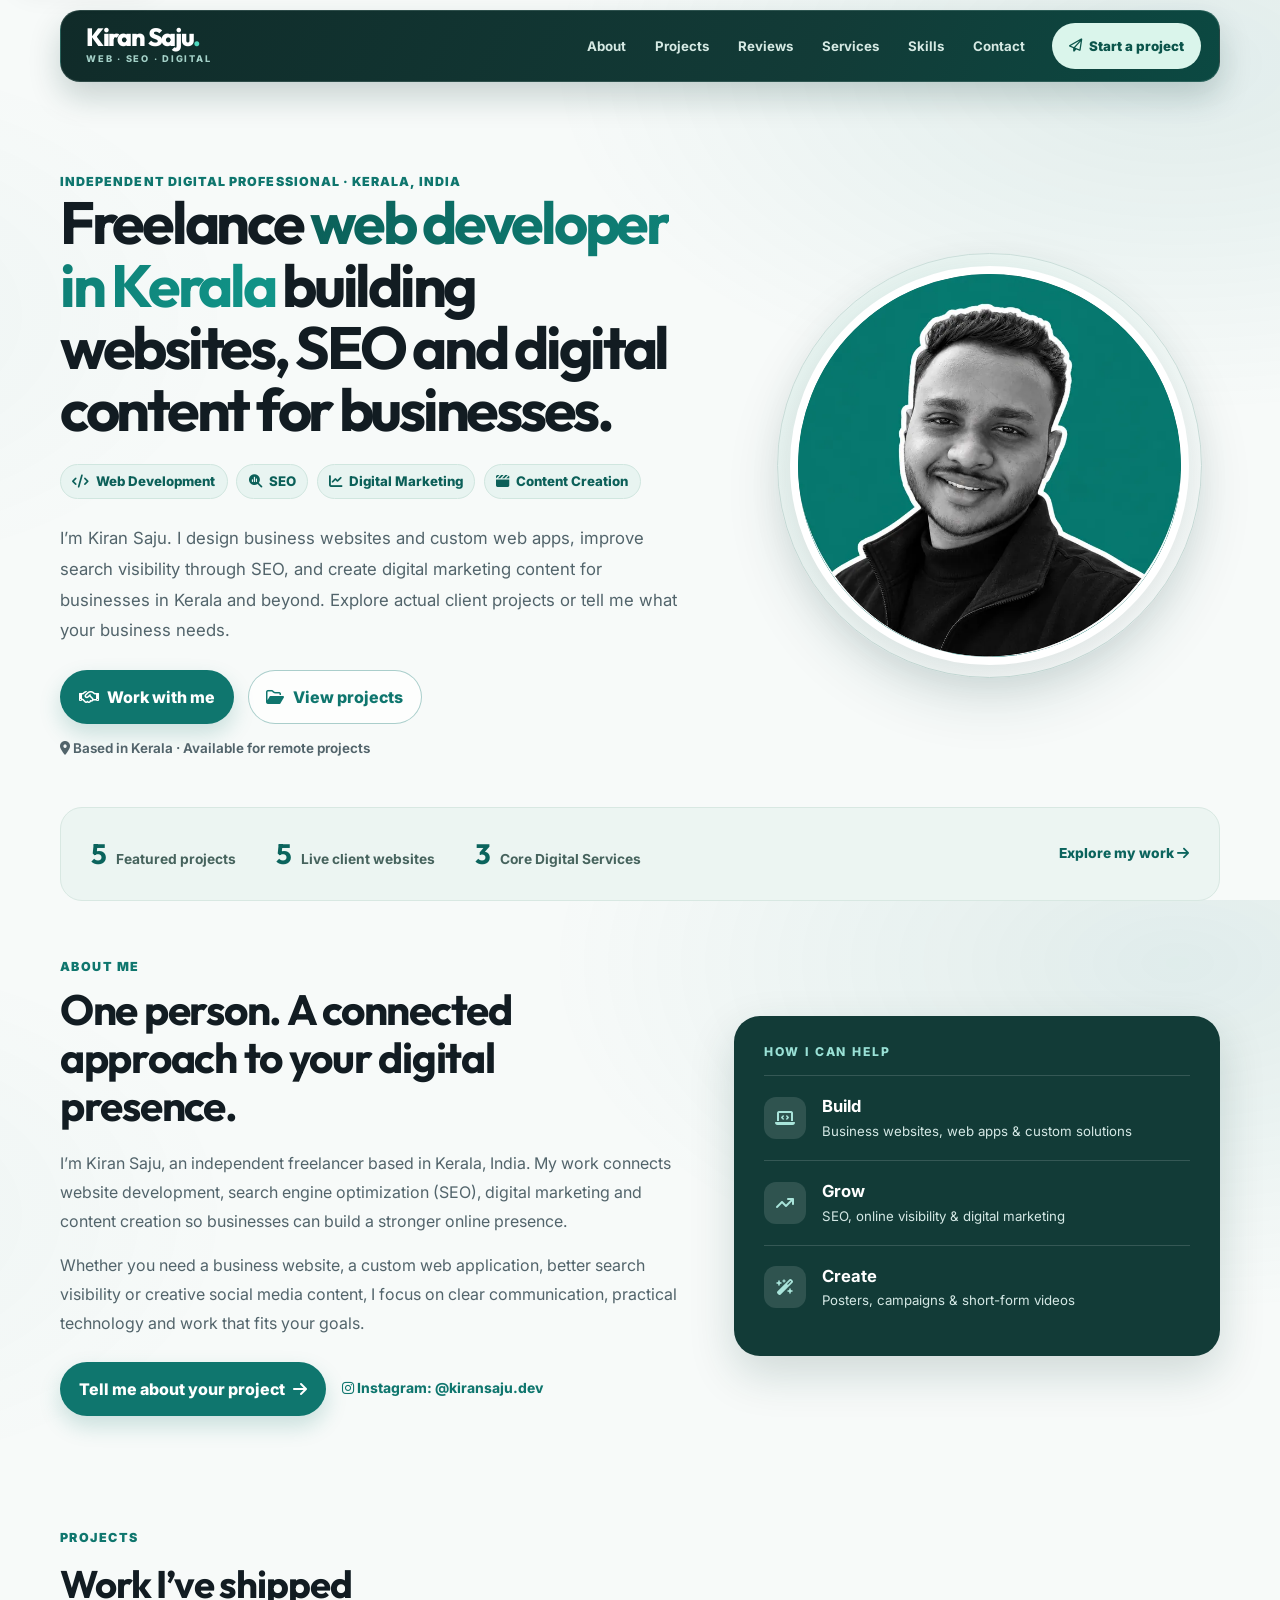
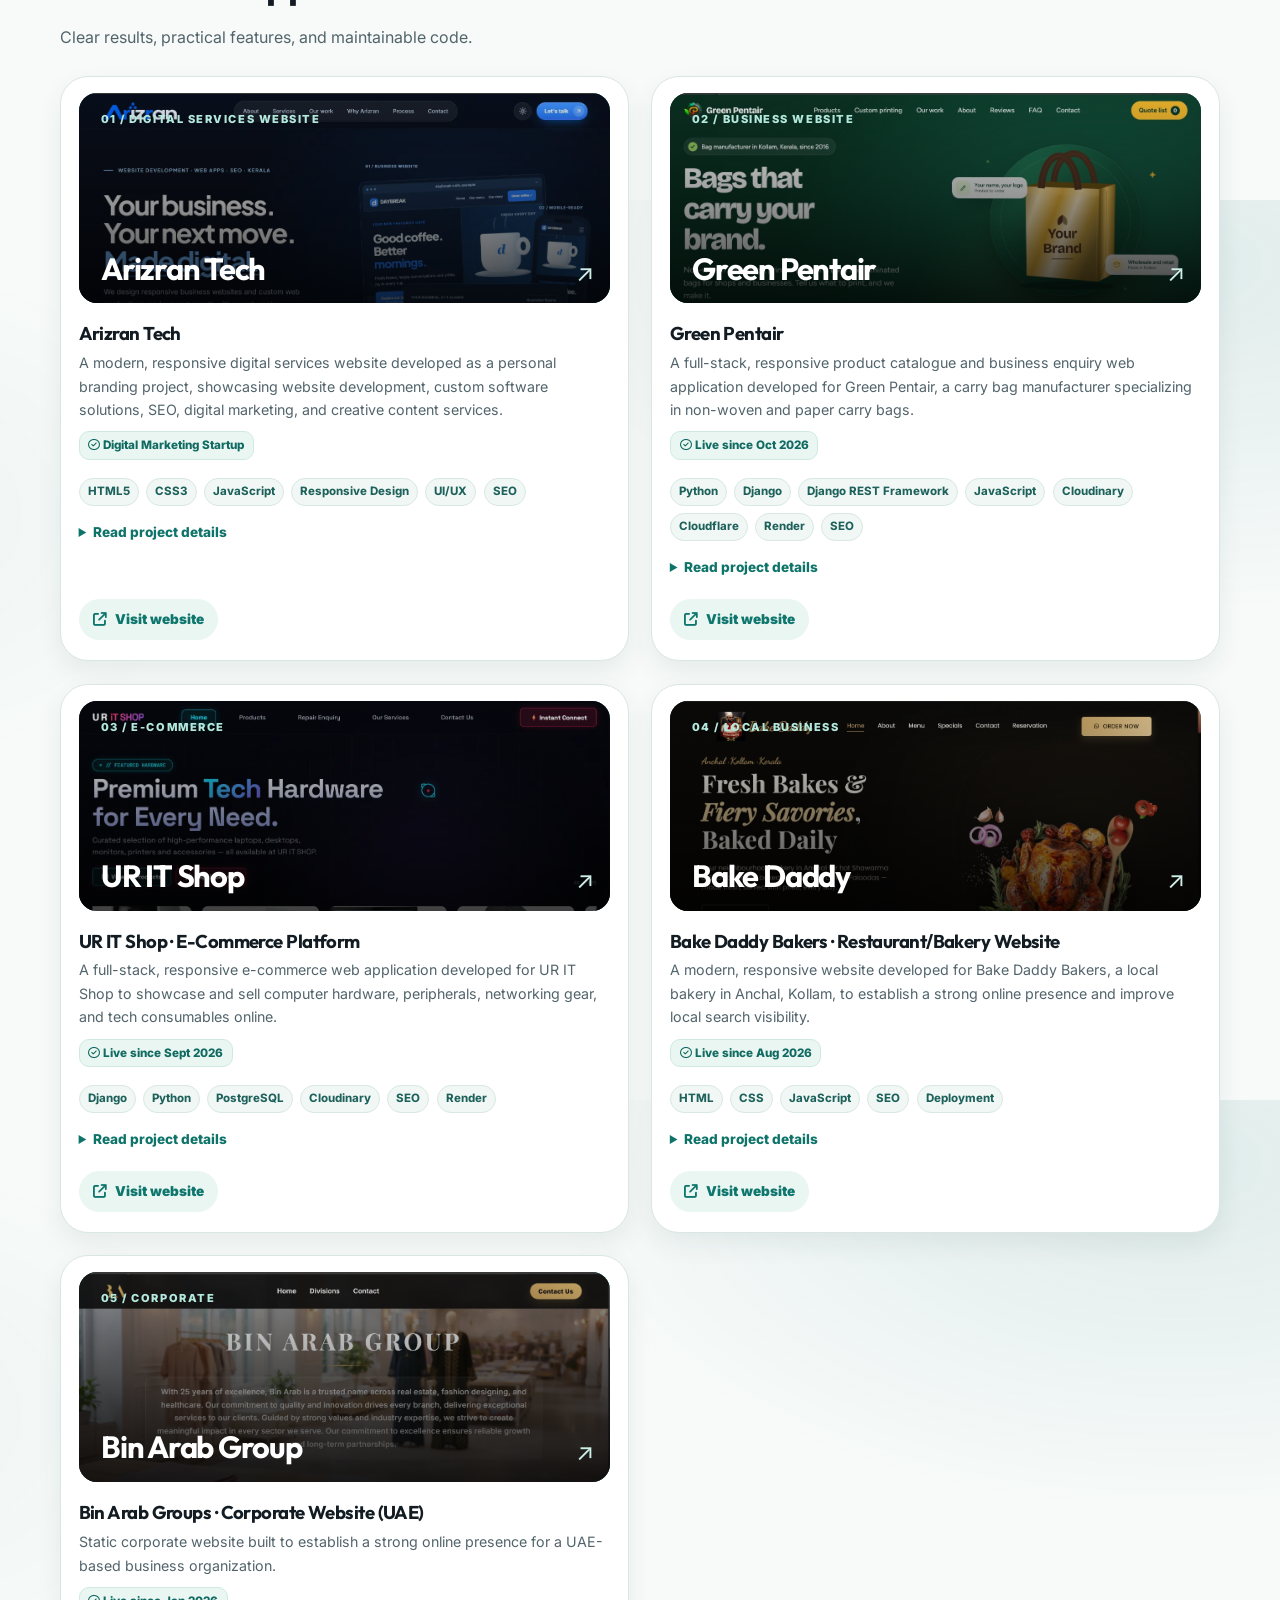
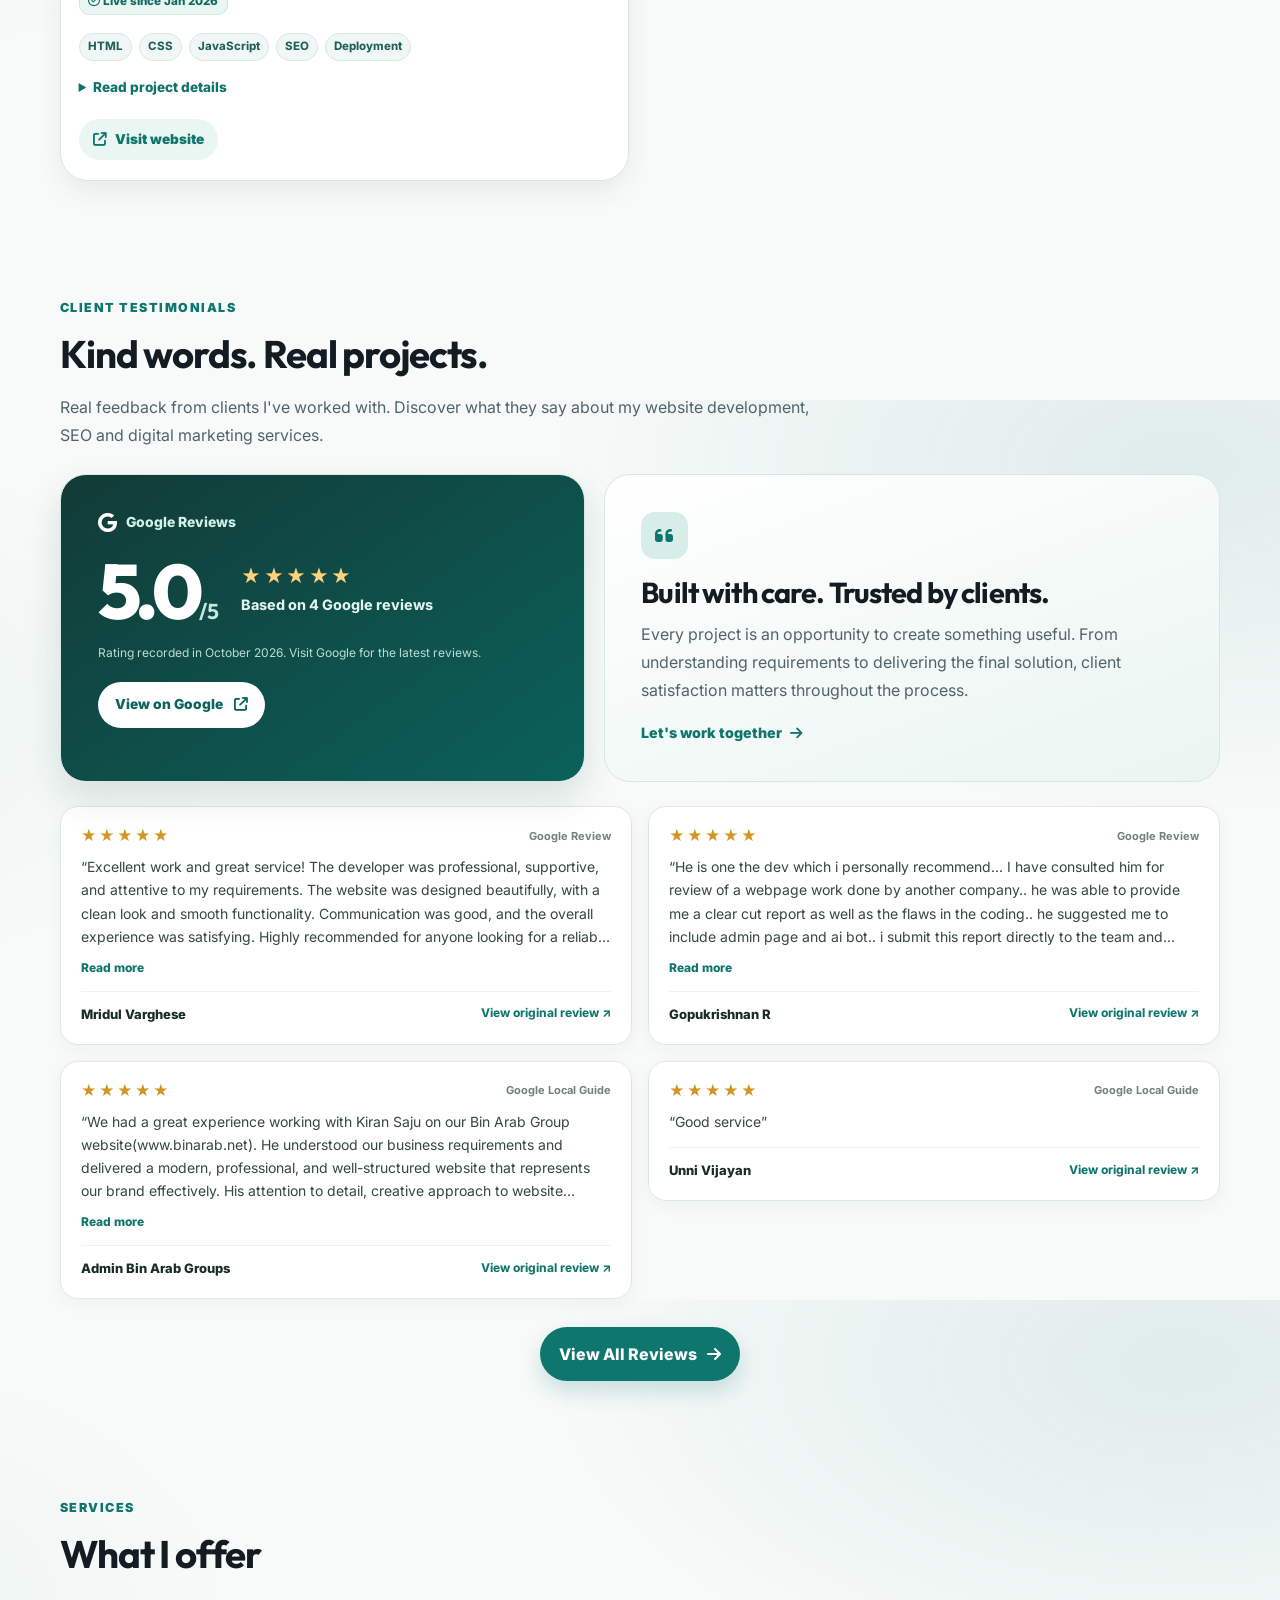
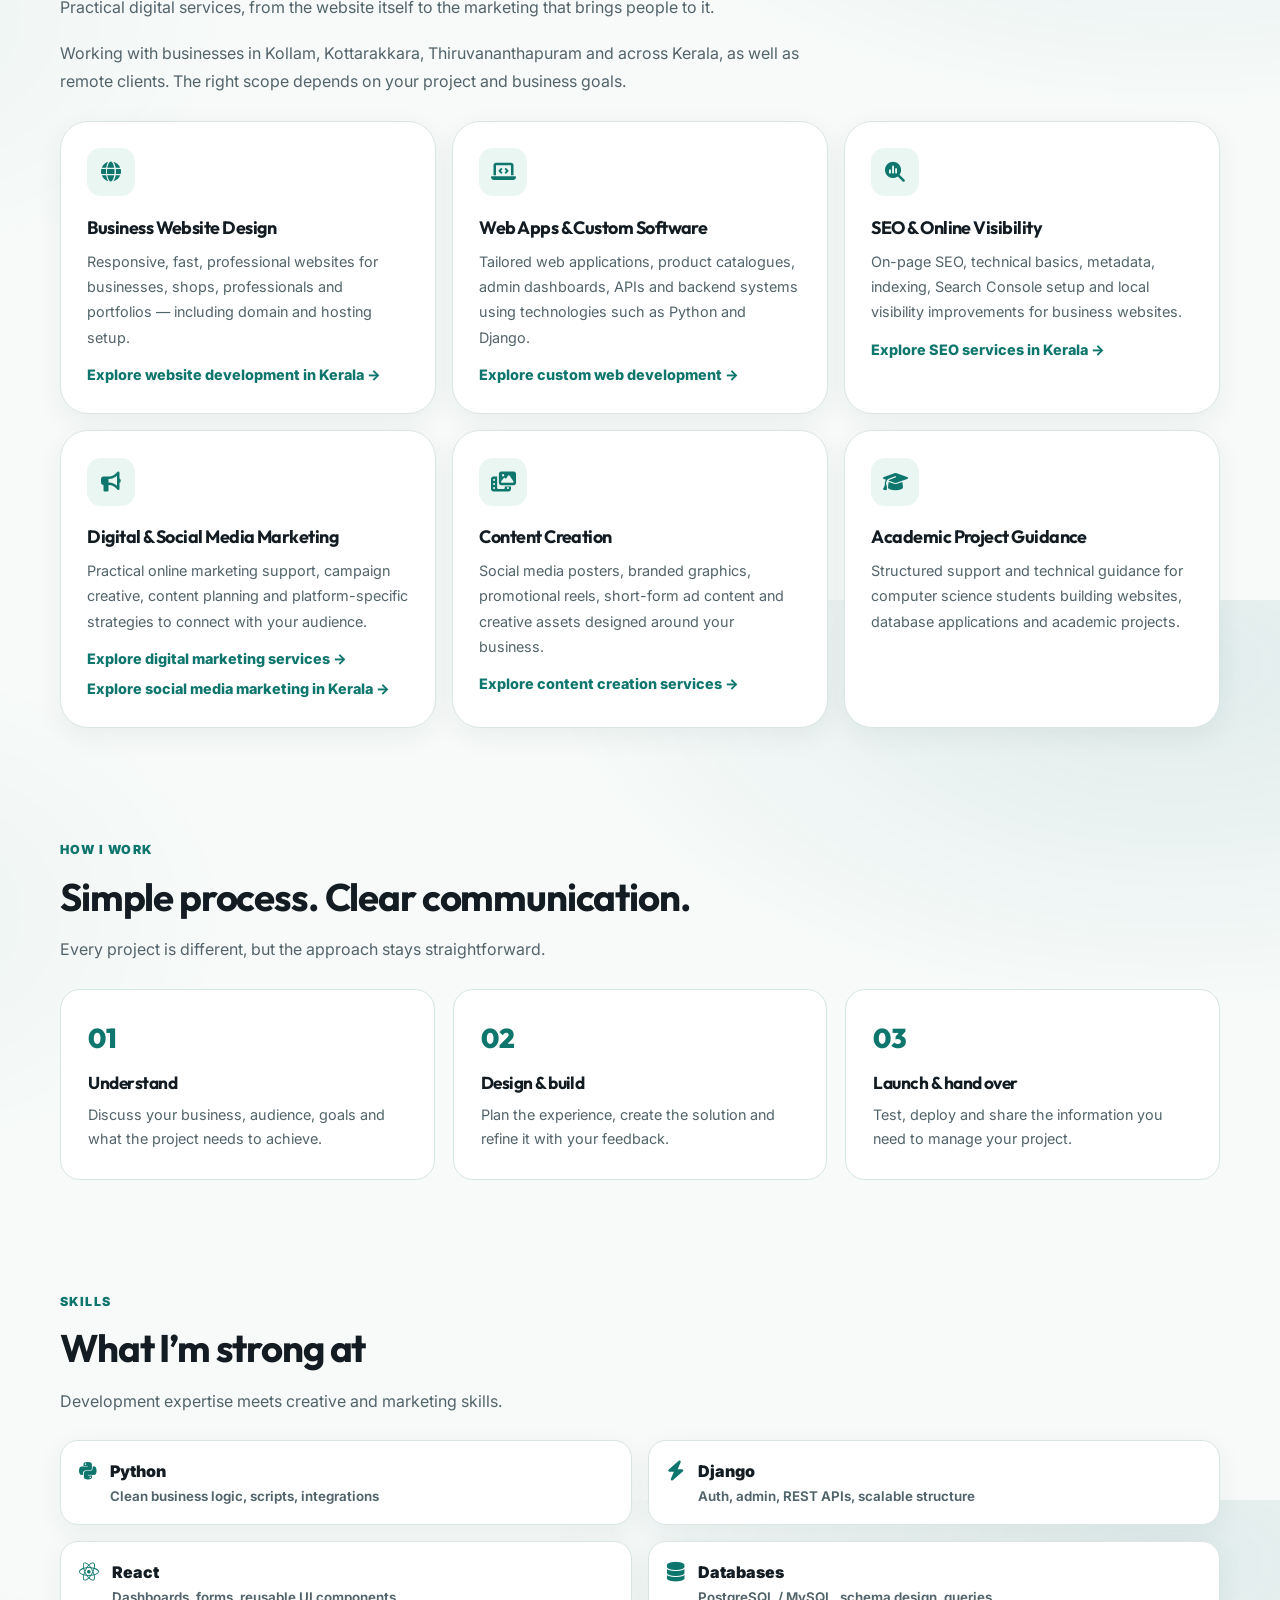
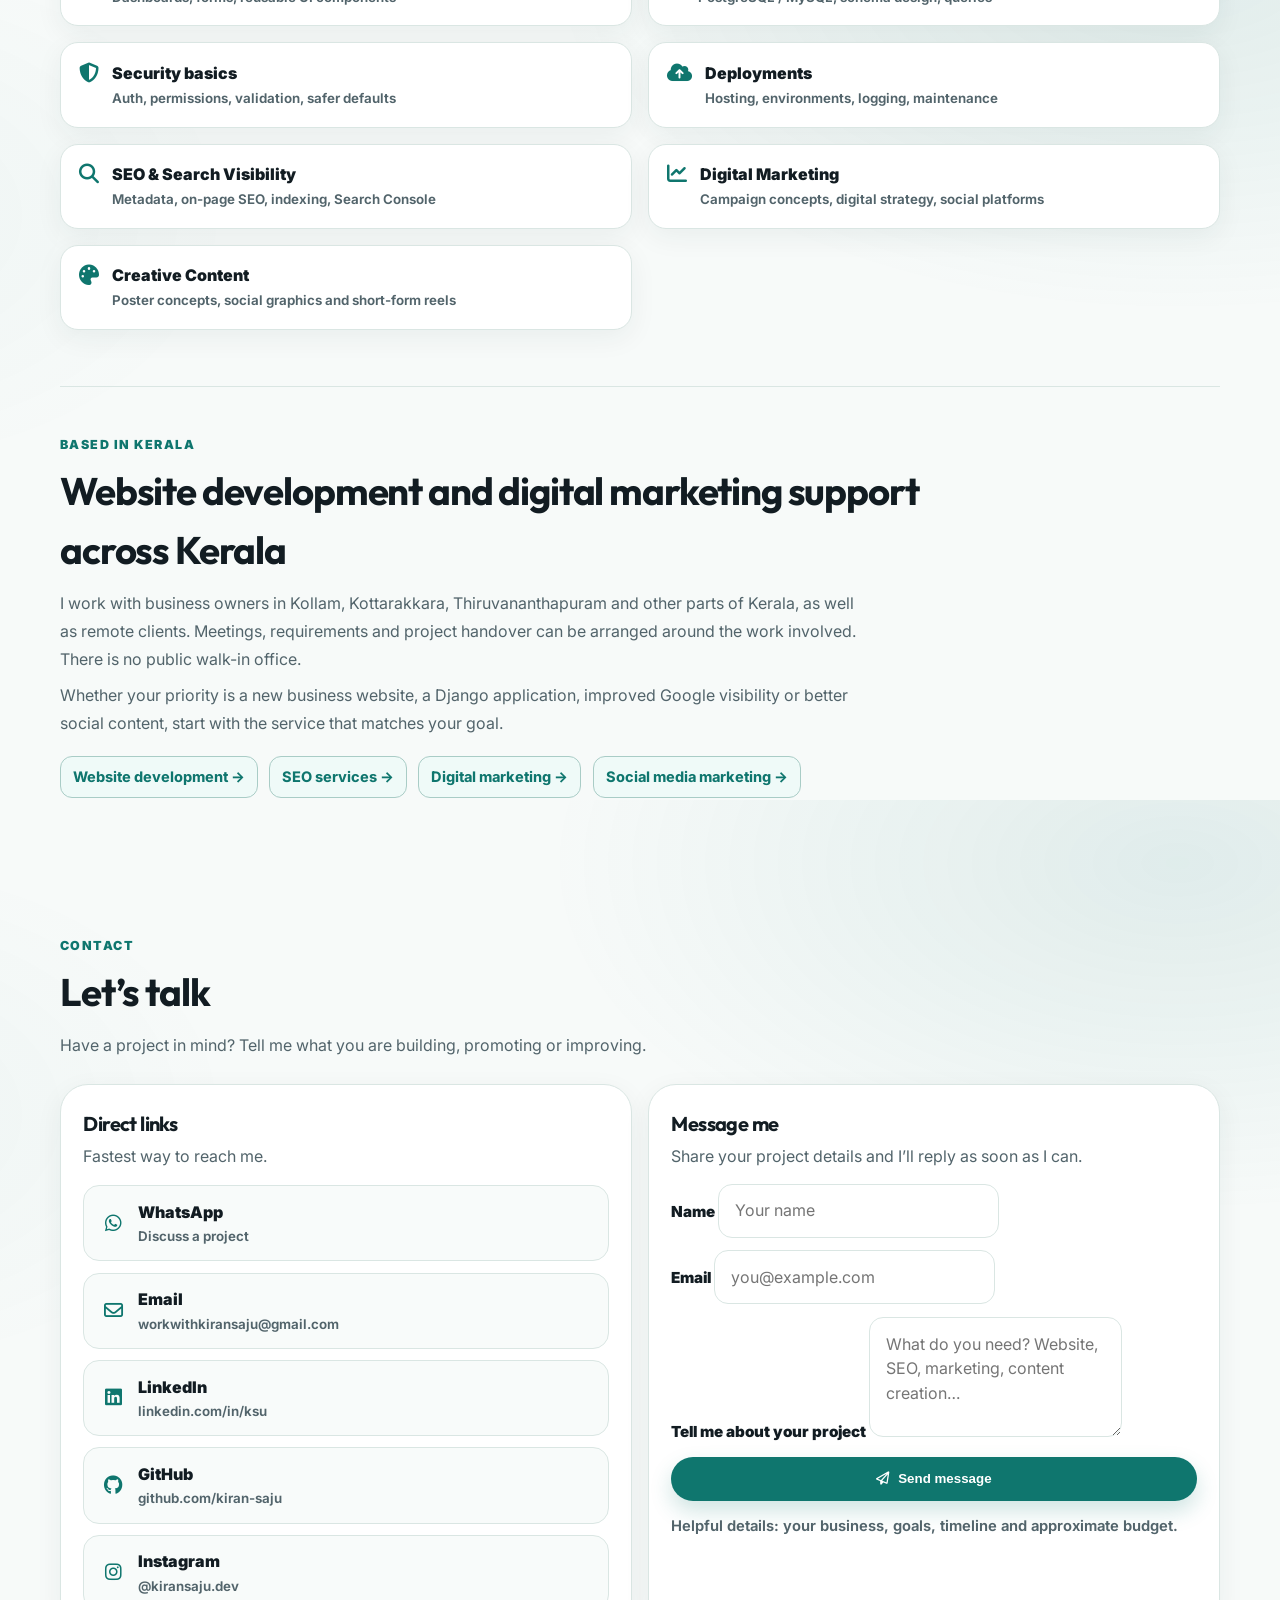
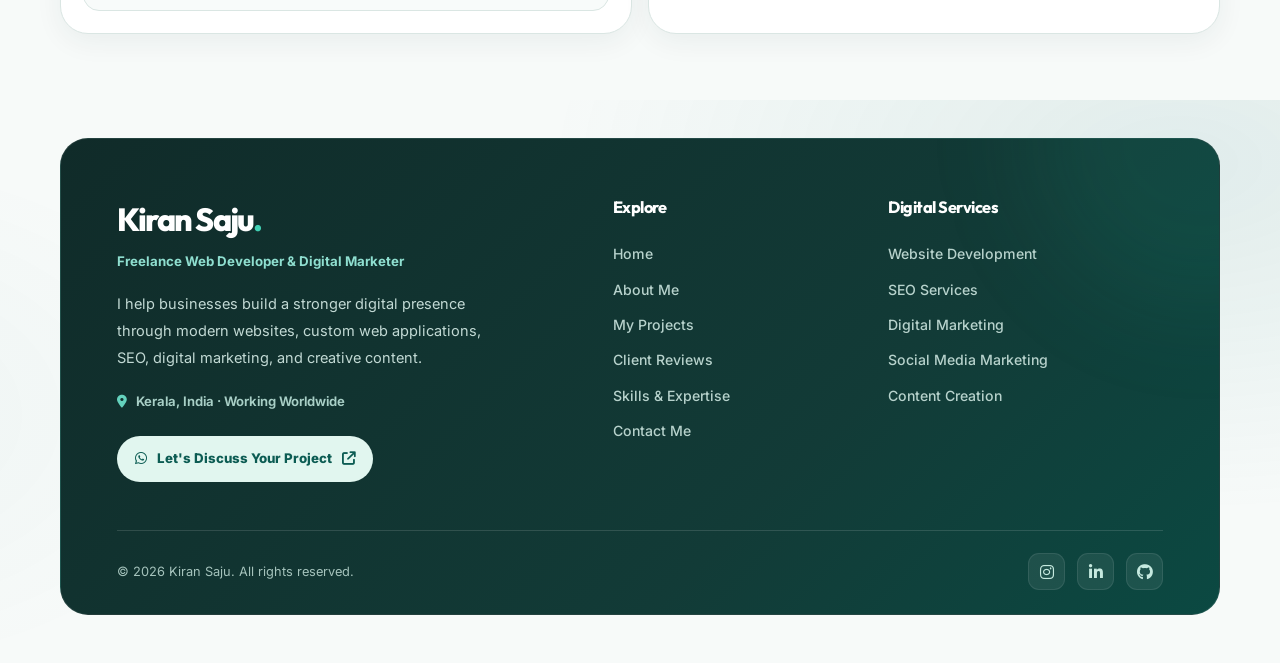
<file: index.html>
<!DOCTYPE html>
<html lang="en">
 <head>
  <meta charset="utf-8"/>
  <meta content="width=device-width,initial-scale=1" name="viewport"/>
  <link href="https://www.kiransaju.in/" rel="canonical"/>
  <!-- Robots -->
  <meta content="index,follow,max-image-preview:large" name="robots"/>
  <title>
   Web Developer in Kerala | Websites, SEO &amp; Marketing &ndash; Kiran Saju
  </title>
  <meta content="Kiran Saju is a freelance web developer in Kerala offering business websites, custom Django apps, SEO, digital marketing and social media content. View real work." name="description"/>
  <!-- Open Graph -->
  <meta content="website" property="og:type"/>
  <meta content="Web Developer in Kerala | Websites, SEO &amp; Marketing &ndash; Kiran Saju" property="og:title"/>
  <meta content="Freelance website development, SEO, digital marketing and content creation in Kerala. Explore real client projects and get in touch." property="og:description"/>
  <meta content="https://www.kiransaju.in/" property="og:url"/>
  <meta content="https://www.kiransaju.in/resource/og-cover.png" property="og:image"/>
  <meta content="Kiran Saju" property="og:site_name"/>
  <!-- Twitter Card -->
  <meta content="summary_large_image" name="twitter:card"/>
  <meta content="Web Developer in Kerala | Kiran Saju" name="twitter:title"/>
  <meta content="Business websites, web apps, SEO, digital marketing and social media content for Kerala businesses." name="twitter:description"/>
  <meta content="https://www.kiransaju.in/resource/og-cover.png" name="twitter:image"/>
  <meta content="#0f766e" name="theme-color"/>
  <!-- Preload hero image (optional but good if image is big) -->
  <link as="image" href="resource/dp-insta.webp" rel="preload" type="image/webp"/>
  <!-- Schema.org JSON-LD (edit URLs + sameAs) -->
  <script type="application/ld+json">
   {
  "@context": "https://schema.org",
  "@graph": [
    {
      "@type": "Person",
      "@id": "https://www.kiransaju.in/#person",
      "name": "Kiran Saju",
      "url": "https://www.kiransaju.in/",
      "image": "https://www.kiransaju.in/resource/dp-insta.webp",
      "email": "workwithkiransaju@gmail.com",
      "jobTitle": "Freelance Web Developer and Digital Marketing Specialist",
      "sameAs": [
        "https://www.instagram.com/kiransaju.dev/",
        "https://www.linkedin.com/in/ksu/",
        "https://github.com/kiran-saju"
      ],
      "knowsAbout": [
        "Website Development",
        "Django Web Applications",
        "Technical SEO",
        "On-Page SEO",
        "Digital Marketing",
        "Social Media Marketing",
        "Content Creation"
      ]
    },
    {
      "@type": "WebSite",
      "@id": "https://www.kiransaju.in/#website",
      "url": "https://www.kiransaju.in/",
      "name": "Kiran Saju — Freelance Web Developer and Digital Marketing",
      "publisher": {
        "@id": "https://www.kiransaju.in/#person"
      },
      "inLanguage": "en-IN"
    },
    {
      "@type": "WebPage",
      "@id": "https://www.kiransaju.in/#home",
      "url": "https://www.kiransaju.in/",
      "name": "Web Developer in Kerala | Websites, SEO & Marketing – Kiran Saju",
      "about": {
        "@id": "https://www.kiransaju.in/#person"
      },
      "isPartOf": {
        "@id": "https://www.kiransaju.in/#website"
      },
      "inLanguage": "en-IN"
    }
  ]
}
  </script>
  <!-- Favicon -->
  <link href="resource/favicon.ico" rel="icon" type="image/x-icon"/>
  <!-- Fonts -->
  <link href="https://fonts.googleapis.com" rel="preconnect"/>
  <link crossorigin="" href="https://fonts.gstatic.com" rel="preconnect"/>
  <link href="https://fonts.googleapis.com/css2?family=Inter:wght@300..800&amp;family=Outfit:wght@400..700&amp;display=swap" rel="stylesheet"/>
  <!-- Font Awesome 6 (free) -->
  <link href="https://cdnjs.cloudflare.com/ajax/libs/font-awesome/6.5.0/css/all.min.css" rel="stylesheet"/>
  <link href="assets/site.css" rel="stylesheet"/>
  <link href="assets/reviews.css" rel="stylesheet"/>
  <meta content="1200" property="og:image:width"/>
  <meta content="630" property="og:image:height"/>
  <meta content="Kiran Saju" name="author"/>
  <meta content="light" name="color-scheme"/>
 </head>
 <body>
  <a class="skip-link" href="#main">
   Skip to content
  </a>
  
<!-- PREMIUM NAVBAR -->
<header id="site-header">
  <div class="container">

    <nav class="nav" aria-label="Primary navigation">

      <!-- BRAND -->
      <a class="brand" href="#home"
         aria-label="Kiran Saju, back to home">
        <span class="name">Kiran Saju</span>
        <span class="brand-caption">
          WEB · SEO · DIGITAL
        </span>
      </a>

      <!-- MOBILE MENU -->
      <button
        class="nav-toggle"
        id="navToggle"
        type="button"
        aria-controls="primaryNav"
        aria-expanded="false"
      >
        <i class="fa-solid fa-bars"
           aria-hidden="true"></i>
        <span>Menu</span>
      </button>

      <!-- NAVIGATION -->
      <div class="nav-links" id="primaryNav">

        <a href="#about">About</a>
        <a href="#projects">Projects</a>
        <a href="#reviews">Reviews</a>
        <a href="#services">Services</a>
        <a href="#skills">Skills</a>
        <a href="#contact">Contact</a>

        <a class="nav-cta" href="#contact">
          <i class="fa-regular fa-paper-plane"
             aria-hidden="true"></i>
          Start a project
        </a>

      </div>

    </nav>
  </div>
</header>
<!-- END NAVBAR -->

  <main class="container" id="main">
   <!-- HERO -->
   <section class="hero" id="home">
    <div class="reveal">
     <div class="kicker">
      Independent digital professional  &middot;  Kerala, India
     </div>
     <h1 class="hero-title">
      Freelance
      <span class="highlight">
       web developer in Kerala
      </span>
      building websites, SEO and digital content for businesses.
     </h1>
     <div aria-label="Tech stack badges" class="badge-row">
      <span class="pill">
       <i class="fa-solid fa-code">
       </i>
       Web Development
      </span>
      <span class="pill">
       <i class="fa-solid fa-magnifying-glass-chart">
       </i>
       SEO
      </span>
      <span class="pill">
       <i class="fa-solid fa-chart-line">
       </i>
       Digital Marketing
      </span>
      <span class="pill">
       <i class="fa-solid fa-clapperboard">
       </i>
       Content Creation
      </span>
     </div>
     <p class="hero-lead">
      I&rsquo;m Kiran Saju. I design business websites and custom web apps, improve search visibility through SEO, and create digital marketing content for businesses in Kerala and beyond. Explore actual client projects or tell me what your business needs.
     </p>
     <div class="hero-cta">
      <a class="btn btn-primary" href="#contact">
       <i class="fa-regular fa-handshake">
       </i>
       Work with me
      </a>
      <a class="btn btn-outline" href="#projects">
       <i class="fa-regular fa-folder-open">
       </i>
       View projects
      </a>
     </div>
     <p class="note">
      <i aria-hidden="true" class="fa-solid fa-location-dot">
      </i>
      Based in Kerala &middot; Available for remote projects
     </p>
    </div>
    <div aria-label="Kiran Saju profile photograph" class="avatar reveal">
     <div class="avatar-inner">
      <picture>
       <source srcset="resource/dp-insta.webp" type="image/webp"/>
       <img alt="Kiran Saju &mdash; monochrome profile portrait with teal background" class="profile-pic" decoding="async" fetchpriority="high" height="440" loading="eager" src="resource/dp%20insta.png" width="440"/>
      </picture>
     </div>
    </div>
   </section>
   <div aria-label="Portfolio overview" class="proof-strip reveal">
    <div>
     <strong>
      5
     </strong>
     <span>
      Featured projects
     </span>
    </div>
    <div>
     <strong>
      5
     </strong>
     <span>
      Live client websites
     </span>
    </div>
    <div>
     <strong>
      3
     </strong>
     <span>
      Core Digital Services
     </span>
    </div>
    <a class="proof-link" href="#projects">
     Explore my work
     <i aria-hidden="true" class="fa-solid fa-arrow-right">
     </i>
    </a>
   </div>
   <section class="about-section" id="about">
    <div class="about-layout">
     <div class="about-copy reveal">
      <div class="kicker">
       About me
      </div>
      <h2>
       One person. A connected approach to your digital presence.
      </h2>
      <p>
       I&rsquo;m Kiran Saju, an independent freelancer based in Kerala, India. My work connects website development, search engine optimization (SEO), digital marketing and content creation so businesses can build a stronger online presence.
      </p>
      <p>
       Whether you need a business website, a custom web application, better search visibility or creative social media content, I focus on clear communication, practical technology and work that fits your goals.
      </p>
      <div class="about-actions">
       <a class="btn btn-primary" href="#contact">
        Tell me about your project
        <i aria-hidden="true" class="fa-solid fa-arrow-right">
        </i>
       </a>
       <a class="text-link" href="https://www.instagram.com/kiransaju.dev/" rel="noopener noreferrer" target="_blank">
        <i aria-hidden="true" class="fa-brands fa-instagram">
        </i>
        Instagram: @kiransaju.dev
       </a>
      </div>
     </div>
     <div aria-label="Areas I work in" class="about-panel reveal">
      <div class="panel-cap">
       HOW I CAN HELP
      </div>
      <div class="capability">
       <span class="cap-icon">
        <i aria-hidden="true" class="fa-solid fa-laptop-code">
        </i>
       </span>
       <div>
        <strong>
         Build
        </strong>
        <small>
         Business websites, web apps &amp; custom solutions
        </small>
       </div>
      </div>
      <div class="capability">
       <span class="cap-icon">
        <i aria-hidden="true" class="fa-solid fa-arrow-trend-up">
        </i>
       </span>
       <div>
        <strong>
         Grow
        </strong>
        <small>
         SEO, online visibility &amp; digital marketing
        </small>
       </div>
      </div>
      <div class="capability">
       <span class="cap-icon">
        <i aria-hidden="true" class="fa-solid fa-wand-magic-sparkles">
        </i>
       </span>
       <div>
        <strong>
         Create
        </strong>
        <small>
         Posters, campaigns &amp; short-form videos
        </small>
       </div>
      </div>
     </div>
    </div>
   </section>
   <!-- PROJECTS -->
   <section id="projects">
    <div class="section-head reveal">
     <div class="kicker">
      Projects
     </div>
     <h2>
      Work I&rsquo;ve shipped
     </h2>
     <p>
      Clear results, practical features, and maintainable code.
     </p>
    </div>
    <div class="projects">
      
     
<article class="card project reveal" data-project="Arizran Tech">
  <a
    aria-label="Visit Arizran Tech website (opens in a new tab)"
    class="project-banner"
    href="https://www.arizrantech.com/"
    rel="noopener noreferrer"
    target="_blank"
  >
    <img
      alt="Arizran Tech responsive digital services website preview"
      decoding="async"
      height="540"
      loading="lazy"
      src="resource/projects/arizrantech.webp"
      width="960"
    />

    <span class="project-index">
      01 / Digital services website
    </span>

    <strong>Arizran Tech</strong>

    <span class="project-banner-arrow">
      &nearr;
    </span>
  </a>

  <div class="top">
    <div>
      <h3>Arizran Tech</h3>
      <p>
        A modern, responsive digital services website
        developed as a personal branding project,
        showcasing website development, custom software
        solutions, SEO, digital marketing, and creative
        content services.
      </p>
    </div>

    <span class="project-status">
      <i class="fa-regular fa-circle-check"></i>
      Digital Marketing Startup
    </span>
  </div>

  <div aria-label="Project tags" class="meta">
    <span class="tag">HTML5</span>
    <span class="tag">CSS3</span>
    <span class="tag">JavaScript</span>
    <span class="tag">Responsive Design</span>
    <span class="tag">UI/UX</span>
    <span class="tag">SEO</span>
  </div>

  <details class="project-details">
    <summary>Read project details</summary>
    <p>
      Designed and developed a professional digital
      services website as an independent personal
      project. Created a responsive user interface
      with modern typography, structured service
      presentations, interactive elements, and
      clear enquiry pathways.

      Focused on mobile responsiveness, intuitive
      navigation, search engine optimization,
      and consistent visual branding. The project
      demonstrates frontend development, UI/UX
      design, and the ability to translate a
      digital business concept into a functional
      website.

      Although the associated business concept
      is currently paused, the website remains
      part of my development portfolio.
    </p>
  </details>

  <div class="links">
    <a
      aria-label="Visit Arizran Tech website (opens in a new tab)"
      class="link"
      href="https://www.arizrantech.com/"
      rel="noopener noreferrer"
      target="_blank"
    >
      <i
        aria-hidden="true"
        class="fa-solid fa-arrow-up-right-from-square"
      ></i>
      Visit website
    </a>
  </div>
</article>


     <article class="card project reveal" data-project="Green Pentair">
      <a aria-label="Visit Green Pentair website (opens in a new tab)" class="project-banner" href="https://www.greenpentair.com/" rel="noopener noreferrer" target="_blank">
       <img alt="Green Pentair responsive business website preview" decoding="async" height="540" loading="lazy" src="resource/projects/greenpentair.webp" width="960"/>
       <span class="project-index">
        02 / Business website
       </span>
       <strong>
        Green Pentair
       </strong>
       <span class="project-banner-arrow">
        &nearrow;
       </span>
      </a>
      <div class="top">
       <div>
        <h3>
         Green Pentair
        </h3>
        <p>
         A full-stack, responsive product catalogue and business

        enquiry web application developed for Green Pentair,

        a carry bag manufacturer specializing in non-woven

        and paper carry bags.
        </p>
       </div>
       <span class="project-status">
        <i class="fa-regular fa-circle-check">
        </i>
        Live since Oct 2026
       </span>
      </div>
      <div aria-label="Project tags" class="meta">
       <span class="tag">
        Python
       </span>
       <span class="tag">
        Django
       </span>
       <span class="tag">
        Django REST Framework
       </span>
       <span class="tag">
        JavaScript
       </span>
       <span class="tag">
        Cloudinary
       </span>
       <span class="tag">
        Cloudflare
       </span>
       <span class="tag">
        Render
       </span>
       <span class="tag">
        SEO
       </span>
      </div>
      <details class="project-details">
       <summary>
        Read project details
       </summary>
       <p>
        Designed, developed, and deployed a full-stack business

    catalogue website featuring responsive UI, dynamic product

    listings, category filtering, product search, and image

    galleries. Developed RESTful APIs using Django REST Framework

    and integrated a Django Admin CMS for seamless product and

    category management. Implemented a customized WhatsApp

    quotation system that enables customers to select products,

    specify quantities, and submit business enquiries directly.

    Deployed the frontend on Cloudflare Pages and backend on

    Render, with Cloudinary handling cloud-based image storage.

    Implemented SEO best practices and integrated IndiaMART

    TrustSEAL verification to strengthen online credibility.
       </p>
      </details>
      <div class="links">
       <a aria-label="Visit Green Pentair website (opens in a new tab)" class="link" href="https://www.greenpentair.com/" rel="noopener noreferrer" target="_blank">
        <i aria-hidden="true" class="fa-solid fa-arrow-up-right-from-square">
        </i>
        Visit website
       </a>
      </div>
     </article>
     <article class="card project reveal" data-project="UR IT Shop">
      <a aria-label="Visit UR IT Shop website (opens in a new tab)" class="project-banner" href="https://www.uritshop.store/" rel="noopener noreferrer" target="_blank">
       <img alt="UR IT Shop responsive e-commerce website preview" decoding="async" height="540" loading="lazy" src="resource/projects/uritshop.webp" width="960"/>
       <span class="project-index">
        03 / E-commerce
       </span>
       <strong>
        UR IT Shop
       </strong>
       <span class="project-banner-arrow">
        &nearrow;
       </span>
      </a>
      <div class="top">
       <div>
        <h3>
         UR IT Shop &middot; E-Commerce Platform
        </h3>
        <p>
         A full-stack, responsive e-commerce web application developed for UR IT Shop to showcase and sell computer hardware, peripherals, networking gear, and tech consumables online.
        </p>
       </div>
       <span class="project-status">
        <i class="fa-regular fa-circle-check">
        </i>
        Live since Sept 2026
       </span>
      </div>
      <div aria-label="Project tags" class="meta">
       <span class="tag">
        Django
       </span>
       <span class="tag">
        Python
       </span>
       <span class="tag">
        PostgreSQL
       </span>
       <span class="tag">
        Cloudinary
       </span>
       <span class="tag">
        SEO
       </span>
       <span class="tag">
        Render
       </span>
      </div>
      <details class="project-details">
       <summary>
        Read project details
       </summary>
       <p>
        Built a full-stack e-commerce web application from the ground up featuring organized product taxonomy, dynamic category navigation, and responsive templates. Integrated Neon PostgreSQL for database management, Cloudinary for cloud media asset hosting, and WhiteNoise for static file serving. Configured Google Search Console indexing, custom XML sitemaps, robots.txt, and automated uptime monitoring on Render to ensure 24/7 availability and strong search visibility.
       </p>
      </details>
      <div class="links">
       <a aria-label="Visit UR IT Shop website (opens in a new tab)" class="link" href="https://www.uritshop.store/" rel="noopener noreferrer" target="_blank">
        <i aria-hidden="true" class="fa-solid fa-arrow-up-right-from-square">
        </i>
        Visit website
       </a>
      </div>
     </article>
     <article class="card project reveal" data-project="Bake Daddy">
      <a aria-label="Visit Bake Daddy website (opens in a new tab)" class="project-banner" href="https://www.bakedaddybakers.shop/" rel="noopener noreferrer" target="_blank">
       <img alt="Bake Daddy responsive business website preview" decoding="async" height="540" loading="lazy" src="resource/projects/bakedaddy.webp" width="960"/>
       <span class="project-index">
        04 / Local business
       </span>
       <strong>
        Bake Daddy
       </strong>
       <span class="project-banner-arrow">
        &nearrow;
       </span>
      </a>
      <div class="top">
       <div>
        <h3>
         Bake Daddy Bakers &middot; Restaurant/Bakery Website
        </h3>
        <p>
         A modern, responsive website developed for Bake Daddy Bakers, a local bakery in Anchal, Kollam, to establish a strong online presence and improve local search visibility.
        </p>
       </div>
       <span class="project-status">
        <i class="fa-regular fa-circle-check">
        </i>
        Live since Aug 2026
       </span>
      </div>
      <div aria-label="Project tags" class="meta">
       <span class="tag">
        HTML
       </span>
       <span class="tag">
        CSS
       </span>
       <span class="tag">
        JavaScript
       </span>
       <span class="tag">
        SEO
       </span>
       <span class="tag">
        Deployment
       </span>
      </div>
      <details class="project-details">
       <summary>
        Read project details
       </summary>
       <p>
        Designed and developed the website from the ground up with a mobile-first, responsive interface and interactive JavaScript components. Implemented semantic HTML, SEO-friendly page structure, optimized metadata, and performance-focused assets to improve discoverability and user experience. Configured the custom domain, HTTPS, DNS records, and GitHub Pages deployment to take the website from development to production.
       </p>
      </details>
      <div class="links">
       <a aria-label="Visit Bake Daddy Bakers website (opens in a new tab)" class="link" href="https://www.bakedaddybakers.shop/" rel="noopener noreferrer" target="_blank">
        <i aria-hidden="true" class="fa-solid fa-arrow-up-right-from-square">
        </i>
        Visit website
       </a>
      </div>
     </article>
     <article class="card project reveal" data-project="Bin Arab Group">
      <a aria-label="Visit Bin Arab Group website (opens in a new tab)" class="project-banner" href="https://binarab.net/" rel="noopener noreferrer" target="_blank">
       <img alt="Bin Arab Group responsive business website preview" decoding="async" height="540" loading="lazy" src="resource/projects/binarabgroups.webp" width="960"/>
       <span class="project-index">
        05 / Corporate
       </span>
       <strong>
        Bin Arab Group
       </strong>
       <span class="project-banner-arrow">
        &nearrow;
       </span>
      </a>
      <div class="top">
       <div>
        <h3>
         Bin Arab Groups &middot; Corporate Website (UAE)
        </h3>
        <p>
         Static corporate website built to establish a strong online presence for a UAE-based business organization.
        </p>
       </div>
       <span class="project-status">
        <i class="fa-regular fa-circle-check">
        </i>
        Live since Jan 2026
       </span>
      </div>
      <div aria-label="Project tags" class="meta">
       <span class="tag">
        HTML
       </span>
       <span class="tag">
        CSS
       </span>
       <span class="tag">
        JavaScript
       </span>
       <span class="tag">
        SEO
       </span>
       <span class="tag">
        Deployment
       </span>
      </div>
      <details class="project-details">
       <summary>
        Read project details
       </summary>
       <p>
        Built and deployed a fully responsive static website using HTML, CSS, and JavaScript. Structured the site with clean semantic markup, optimized metadata, and fast-loading pages to improve search visibility and performance. Managed domain registration, hosting setup, and live deployment. The website enhanced brand credibility and made business information easily accessible to potential clients.
       </p>
      </details>
      <div class="links">
       <a aria-label="Visit Bin Arab Groups website (opens in a new tab)" class="link" href="https://binarab.net/" rel="noopener noreferrer" target="_blank">
        <i aria-hidden="true" class="fa-solid fa-arrow-up-right-from-square">
        </i>
        Visit website
       </a>
      </div>
     </article>
     
    </div>
   </section>
<!-- CLIENT REVIEWS -->
<section class="testimonials-section" id="reviews"
         aria-labelledby="reviews-heading">

  <div class="section-head reveal">
    <div class="kicker">CLIENT TESTIMONIALS</div>

    <h2 id="reviews-heading">
      Kind words. Real projects.
    </h2>

    <p>
      Real feedback from clients I've worked with.
      Discover what they say about my website development,
      SEO and digital marketing services.
    </p>
  </div>

  <div class="reviews-overview reveal">

    <!-- GOOGLE RATING -->
    <div class="reviews-score-panel">

      <div class="reviews-source-label">
        <i class="fa-brands fa-google" aria-hidden="true"></i>
        Google Reviews
      </div>

      <div class="reviews-score-line">
        <strong class="reviews-score">
          5.0<span>/5</span>
        </strong>

        <div>
          <div class="reviews-stars"
               aria-label="Five out of five stars">
            ★★★★★
          </div>

          <p class="reviews-count">
            Based on 4 Google reviews
          </p>
        </div>
      </div>

      <p class="reviews-asof">
        Rating recorded in October 2026.
        Visit Google for the latest reviews.
      </p>

      <a
        class="reviews-google-link"
        href="https://share.google/8plk0joVCO0PRKPlR"
        target="_blank"
        rel="noopener noreferrer"
      >
        View on Google
        <i class="fa-solid fa-arrow-up-right-from-square"
           aria-hidden="true"></i>
      </a>

    </div>

    <!-- INTRODUCTION -->
    <div class="reviews-intro-panel">

      <div class="reviews-intro-icon">
        <i class="fa-solid fa-quote-left"
           aria-hidden="true"></i>
      </div>

      <h3>
        Built with care. Trusted by clients.
      </h3>

      <p>
        Every project is an opportunity to create something
        useful. From understanding requirements to delivering
        the final solution, client satisfaction matters
        throughout the process.
      </p>

      <a class="reviews-contact-link" href="#contact">
        Let's work together
        <i class="fa-solid fa-arrow-right"
           aria-hidden="true"></i>
      </a>

    </div>

  </div>

  <!-- REVIEW CARDS GENERATED FROM reviews.js -->
  <div
    id="googleReviewCards"
    class="review-cards"
    data-limit="4"
    aria-label="Client reviews from Google"
  ></div>

  <!-- VIEW ALL REVIEWS -->
  <div class="reviews-view-all">
    <a class="btn btn-primary" href="reviews">
      View All Reviews
      <i class="fa-solid fa-arrow-right"
         aria-hidden="true"></i>
    </a>
  </div>

</section>
<!-- END CLIENT REVIEWS -->


    <!-- SERVICES -->
   <section id="services">
    <div class="section-head reveal">
     <div class="kicker">
      Services
     </div>
     <h2>
      What I offer
     </h2>
     <p>
      Practical digital services, from the website itself to the marketing that brings people to it.
     </p>
     <p class="services-location">
      Working with businesses in Kollam, Kottarakkara, Thiruvananthapuram and across Kerala, as well as remote clients. The right scope depends on your project and business goals.
     </p>
    </div>
    <div class="services-grid">
     <article class="card service reveal">
      <i aria-hidden="true" class="fa-solid fa-globe service-icon">
      </i>
      <h3>
       Business Website Design
      </h3>
      <p>
       Responsive, fast, professional websites for businesses, shops, professionals and portfolios &mdash; including domain and hosting setup.
      </p>
      <p class="service-more">
       <a class="link" href="services/web-development-kerala">
        Explore website development in Kerala &rarr;
       </a>
      </p>
     </article>
     <article class="card service reveal">
      <i aria-hidden="true" class="fa-solid fa-laptop-code service-icon">
      </i>
      <h3>
       Web Apps &amp; Custom Software
      </h3>
      <p>
       Tailored web applications, product catalogues, admin dashboards, APIs and backend systems using technologies such as Python and Django.
      </p>
      <p class="service-more">
       <a class="link" href="services/digital-marketing-kerala">
        Explore custom web development &rarr;
       </a>
      </p>
     </article>
     <article class="card service reveal">
      <i aria-hidden="true" class="fa-solid fa-magnifying-glass-chart service-icon">
      </i>
      <h3>
       SEO &amp; Online Visibility
      </h3>
      <p>
       On-page SEO, technical basics, metadata, indexing, Search Console setup and local visibility improvements for business websites.
      </p>
      <p class="service-more">
       <a class="link" href="services/seo-services-kerala">
        Explore SEO services in Kerala &rarr;
       </a>
      </p>
     </article>
     <article class="card service reveal">
      <i aria-hidden="true" class="fa-solid fa-bullhorn service-icon">
      </i>
      <h3>
       Digital &amp; Social Media Marketing
      </h3>
      <p>
       Practical online marketing support, campaign creative, content planning and platform-specific strategies to connect with your audience.
      </p>
      <p class="service-more">
       <a class="link" href="services/digital-marketing-kerala">
        Explore digital marketing services &rarr;
       </a>
      </p>
      <p class="service-more social-more">
       <a class="link" href="services/social-media-marketing-kerala">
        Explore social media marketing in Kerala &rarr;
       </a>
      </p>
     </article>
     <article class="card service reveal">
      <i aria-hidden="true" class="fa-solid fa-photo-film service-icon">
      </i>
      <h3>
       Content Creation
      </h3>
      <p>
       Social media posters, branded graphics, promotional reels, short-form ad content and creative assets designed around your business.
      </p>
      <p class="service-more">
       <a class="link" href="services/content-creation-kerala">
        Explore content creation services &rarr;
       </a>
      </p>
     </article>
     <article class="card service reveal">
      <i aria-hidden="true" class="fa-solid fa-graduation-cap service-icon">
      </i>
      <h3>
       Academic Project Guidance
      </h3>
      <p>
       Structured support and technical guidance for computer science students building websites, database applications and academic projects.
      </p>
     </article>
    </div>
   </section>
   <section class="process-section" id="process">
    <div class="section-head reveal">
     <div class="kicker">
      How I work
     </div>
     <h2>
      Simple process. Clear communication.
     </h2>
     <p>
      Every project is different, but the approach stays straightforward.
     </p>
    </div>
    <div class="process-grid">
     <article class="process-step reveal">
      <span>
       01
      </span>
      <h3>
       Understand
      </h3>
      <p>
       Discuss your business, audience, goals and what the project needs to achieve.
      </p>
     </article>
     <article class="process-step reveal">
      <span>
       02
      </span>
      <h3>
       Design &amp; build
      </h3>
      <p>
       Plan the experience, create the solution and refine it with your feedback.
      </p>
     </article>
     <article class="process-step reveal">
      <span>
       03
      </span>
      <h3>
       Launch &amp; hand over
      </h3>
      <p>
       Test, deploy and share the information you need to manage your project.
      </p>
     </article>
    </div>
   </section>
   <!-- SKILLS -->
   <section id="skills">
    <div class="section-head reveal">
     <div class="kicker">
      Skills
     </div>
     <h2>
      What I&rsquo;m strong at
     </h2>
     <p>
      Development expertise meets creative and marketing skills.
     </p>
    </div>
    <div class="skills-grid">
     <div class="skill reveal">
      <i class="fa-brands fa-python">
      </i>
      <div>
       <strong>
        Python
       </strong>
       <small>
        Clean business logic, scripts, integrations
       </small>
      </div>
     </div>
     <div class="skill reveal">
      <i class="fa-solid fa-bolt">
      </i>
      <div>
       <strong>
        Django
       </strong>
       <small>
        Auth, admin, REST APIs, scalable structure
       </small>
      </div>
     </div>
     <div class="skill reveal">
      <i class="fa-brands fa-react">
      </i>
      <div>
       <strong>
        React
       </strong>
       <small>
        Dashboards, forms, reusable UI components
       </small>
      </div>
     </div>
     <div class="skill reveal">
      <i class="fa-solid fa-database">
      </i>
      <div>
       <strong>
        Databases
       </strong>
       <small>
        PostgreSQL / MySQL, schema design, queries
       </small>
      </div>
     </div>
     <div class="skill reveal">
      <i class="fa-solid fa-shield-halved">
      </i>
      <div>
       <strong>
        Security basics
       </strong>
       <small>
        Auth, permissions, validation, safer defaults
       </small>
      </div>
     </div>
     <div class="skill reveal">
      <i class="fa-solid fa-cloud-arrow-up">
      </i>
      <div>
       <strong>
        Deployments
       </strong>
       <small>
        Hosting, environments, logging, maintenance
       </small>
      </div>
     </div>
     <div class="skill reveal">
      <i aria-hidden="true" class="fa-solid fa-magnifying-glass">
      </i>
      <div>
       <strong>
        SEO &amp; Search Visibility
       </strong>
       <small>
        Metadata, on-page SEO, indexing, Search Console
       </small>
      </div>
     </div>
     <div class="skill reveal">
      <i aria-hidden="true" class="fa-solid fa-chart-line">
      </i>
      <div>
       <strong>
        Digital Marketing
       </strong>
       <small>
        Campaign concepts, digital strategy, social platforms
       </small>
      </div>
     </div>
     <div class="skill reveal">
      <i aria-hidden="true" class="fa-solid fa-palette">
      </i>
      <div>
       <strong>
        Creative Content
       </strong>
       <small>
        Poster concepts, social graphics and short-form reels
       </small>
      </div>
     </div>
    </div>
   </section>
   <!-- CONTACT -->
   <section class="local-intro" id="kerala-service-area">
    <div class="section-head reveal">
     <div class="kicker">
      Based in Kerala
     </div>
     <h2>
      Website development and digital marketing support across Kerala
     </h2>
     <p>
      I work with business owners in Kollam, Kottarakkara, Thiruvananthapuram and other parts of Kerala, as well as remote clients. Meetings, requirements and project handover can be arranged around the work involved. There is no public walk-in office.
     </p>
     <p>
      Whether your priority is a new business website, a Django application, improved Google visibility or better social content, start with the service that matches your goal.
     </p>
     <div class="local-link-row">
      <a href="services/digital-marketing-kerala">
       Website development &rarr;
      </a>
      <a href="services/seo-services-kerala">
       SEO services &rarr;
      </a>
      <a href="services/digital-marketing-kerala">
       Digital marketing &rarr;
      </a>
      <a href="services/social-media-marketing-kerala">
       Social media marketing &rarr;
      </a>
     </div>
    </div>
   </section>
   <section id="contact">
    <div class="section-head reveal">
     <div class="kicker">
      Contact
     </div>
     <h2>
      Let&rsquo;s talk
     </h2>
     <p>
      Have a project in mind? Tell me what you are building, promoting or improving.
     </p>
    </div>
    <div class="contact-wrap">
     <div class="card contact-card reveal">
      <h3 class="contact-heading">
       Direct links
      </h3>
      <p class="contact-subheading">
       Fastest way to reach me.
      </p>
      <div class="contact-list">
       <a class="contact-item" href="https://wa.me/917034540528" rel="noopener noreferrer" target="_blank">
        <i aria-hidden="true" class="fa-brands fa-whatsapp">
        </i>
        <div>
         <span>
          WhatsApp
         </span>
         <small>
          Discuss a project
         </small>
        </div>
       </a>
       <a class="contact-item" href="mailto:workwithkiransaju@gmail.com">
        <i class="fa-regular fa-envelope">
        </i>
        <div>
         <span>
          Email
         </span>
         <small>
          workwithkiransaju@gmail.com
         </small>
        </div>
       </a>
       <a class="contact-item" href="https://www.linkedin.com/in/ksu/" rel="noopener" target="_blank">
        <i class="fa-brands fa-linkedin">
        </i>
        <div>
         <span>
          LinkedIn
         </span>
         <small>
          linkedin.com/in/ksu
         </small>
        </div>
       </a>
       <a class="contact-item" href="https://github.com/kiran-saju" rel="noopener" target="_blank">
        <i class="fa-brands fa-github">
        </i>
        <div>
         <span>
          GitHub
         </span>
         <small>
          github.com/kiran-saju
         </small>
        </div>
       </a>
       <a class="contact-item" href="https://www.instagram.com/kiransaju.dev/" rel="noopener noreferrer" target="_blank">
        <i aria-hidden="true" class="fa-brands fa-instagram">
        </i>
        <div>
         <span>
          Instagram
         </span>
         <small>
          @kiransaju.dev
         </small>
        </div>
       </a>
      </div>
     </div>
     <div class="card contact-card reveal">
      <h3 class="contact-heading">
       Message me
      </h3>
      <p class="contact-subheading">
       Share your project details and I&rsquo;ll reply as soon as I can.
      </p>
      <form action="https://formspree.io/f/mbdakoek" method="post">
       <div>
        <label for="name">
         Name
        </label>
        <input id="name" name="name" placeholder="Your name" required="" type="text"/>
       </div>
       <div>
        <label for="email">
         Email
        </label>
        <input id="email" name="email" placeholder="you@example.com" required="" type="email"/>
       </div>
       <div>
        <label for="message">
         Tell me about your project
        </label>
        <textarea id="message" name="message" placeholder="What do you need? Website, SEO, marketing, content creation&hellip;" required=""></textarea>
       </div>
       <button class="btn btn-primary" type="submit">
        <i class="fa-regular fa-paper-plane">
        </i>
        Send message
       </button>
      </form>
      <p class="note">
       Helpful details: your business, goals, timeline and approximate budget.
      </p>
     </div>
    </div>
   </section>
   
<!-- PREMIUM PORTFOLIO FOOTER -->
<footer class="portfolio-footer">

  <div class="footer-content">

    <!-- BRAND -->
    <div class="footer-brand-block">

      <a class="footer-logo" href="#home">
        Kiran Saju<span>.</span>
      </a>

      <p class="footer-profession">
        Freelance Web Developer & Digital Marketer
      </p>

      <p class="footer-description">
        I help businesses build a stronger digital
        presence through modern websites, custom
        web applications, SEO, digital marketing,
        and creative content.
      </p>

      <div class="footer-location">
        <i class="fa-solid fa-location-dot"></i>
        Kerala, India · Working Worldwide
      </div>

      <a
        class="footer-contact-btn"
        href="https://wa.me/917034540528"
        target="_blank"
        rel="noopener noreferrer"
      >
        <i class="fa-brands fa-whatsapp"></i>
        Let's Discuss Your Project
        <i class="fa-solid fa-arrow-up-right-from-square"></i>
      </a>

    </div>


    <!-- QUICK LINKS -->
    <div class="footer-column">

      <h3>Explore</h3>

      <nav aria-label="Footer navigation">

        <a href="#home">Home</a>
        <a href="#about">About Me</a>
        <a href="#projects">My Projects</a>
        <a href="#reviews">Client Reviews</a>
        <a href="#skills">Skills & Expertise</a>
        <a href="#contact">Contact Me</a>

      </nav>

    </div>


    <!-- SERVICES -->
    <div class="footer-column">

      <h3>Digital Services</h3>

      <nav aria-label="Footer services">

        <a href="services/web-development-kerala">
          Website Development
        </a>

        <a href="services/seo-services-kerala">
          SEO Services
        </a>

        <a href="services/digital-marketing-kerala">
          Digital Marketing
        </a>

        <a href="services/social-media-marketing-kerala">
          Social Media Marketing
        </a>

        <a href="services/content-creation-kerala">
          Content Creation
        </a>

      </nav>

    </div>

  </div>


  <!-- FOOTER BOTTOM -->
  <div class="footer-bottom">

    <p>
      &copy; <span id="year"></span> Kiran Saju.
      All rights reserved.
    </p>

    <div class="footer-social-links">

      <a
        href="https://www.instagram.com/kiransaju.dev/"
        aria-label="Instagram"
        target="_blank"
        rel="noopener noreferrer"
      >
        <i class="fa-brands fa-instagram"></i>
      </a>

      <a
        href="https://www.linkedin.com/in/ksu/"
        aria-label="LinkedIn"
        target="_blank"
        rel="noopener noreferrer"
      >
        <i class="fa-brands fa-linkedin-in"></i>
      </a>

      <a
        href="https://github.com/kiran-saju"
        aria-label="GitHub"
        target="_blank"
        rel="noopener noreferrer"
      >
        <i class="fa-brands fa-github"></i>
      </a>

    </div>

  </div>

</footer>
<!-- END FOOTER -->

  </main>
  <script defer="" src="assets/site.js">
  </script>
  <script defer="" src="assets/reviews.js"></script>
 </body>
</html>
</file>
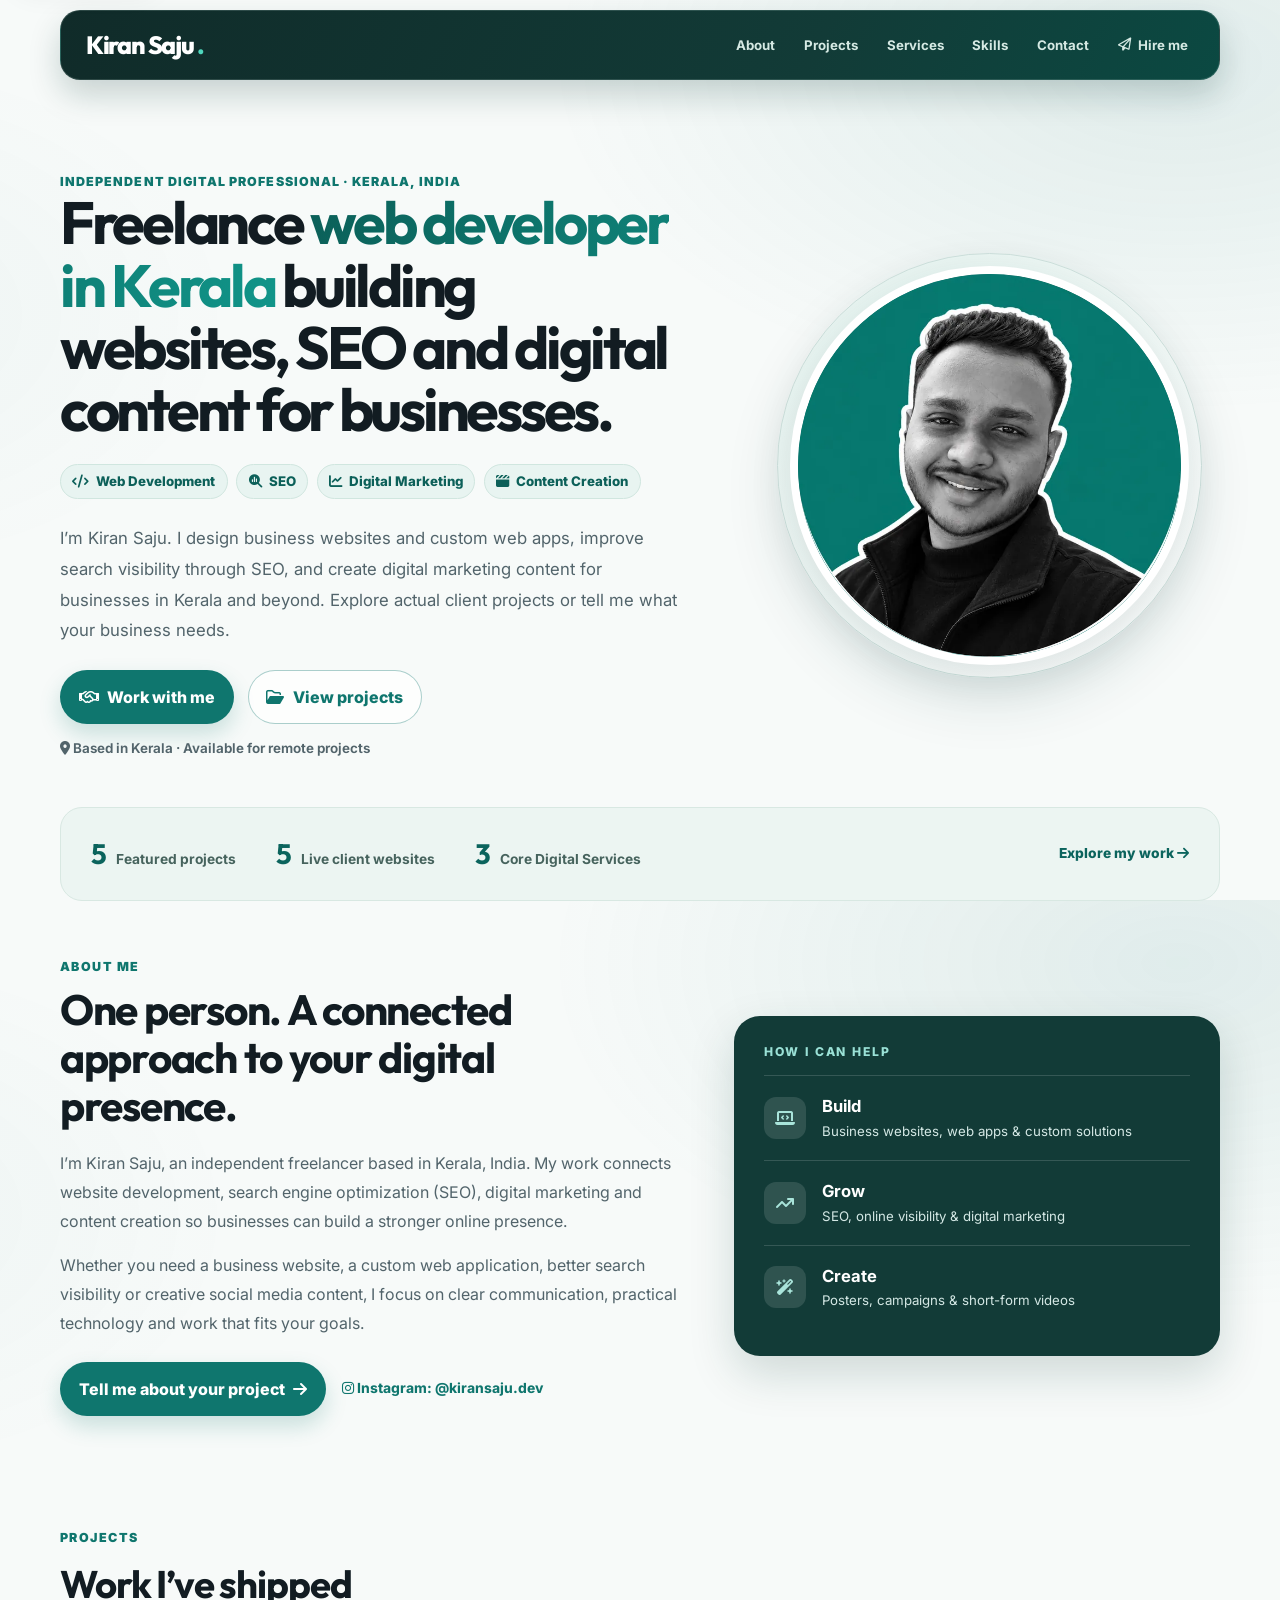
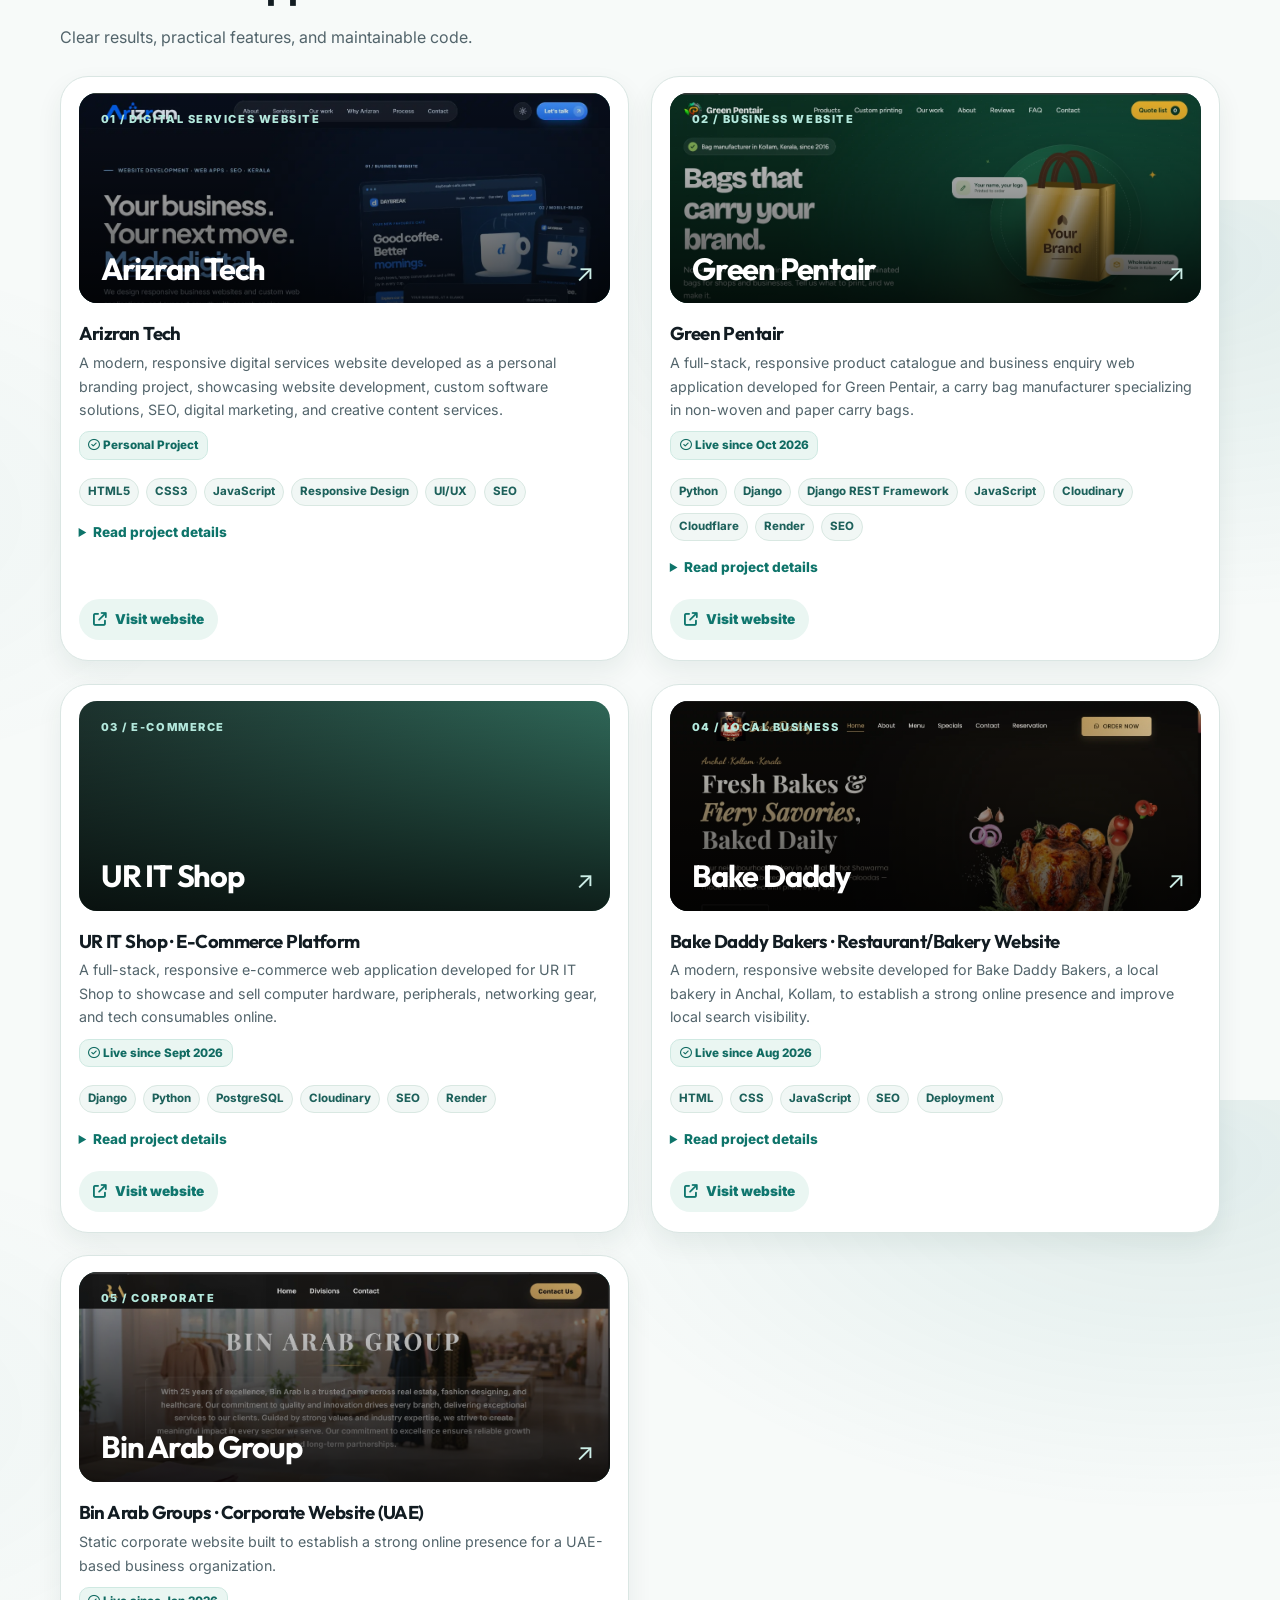
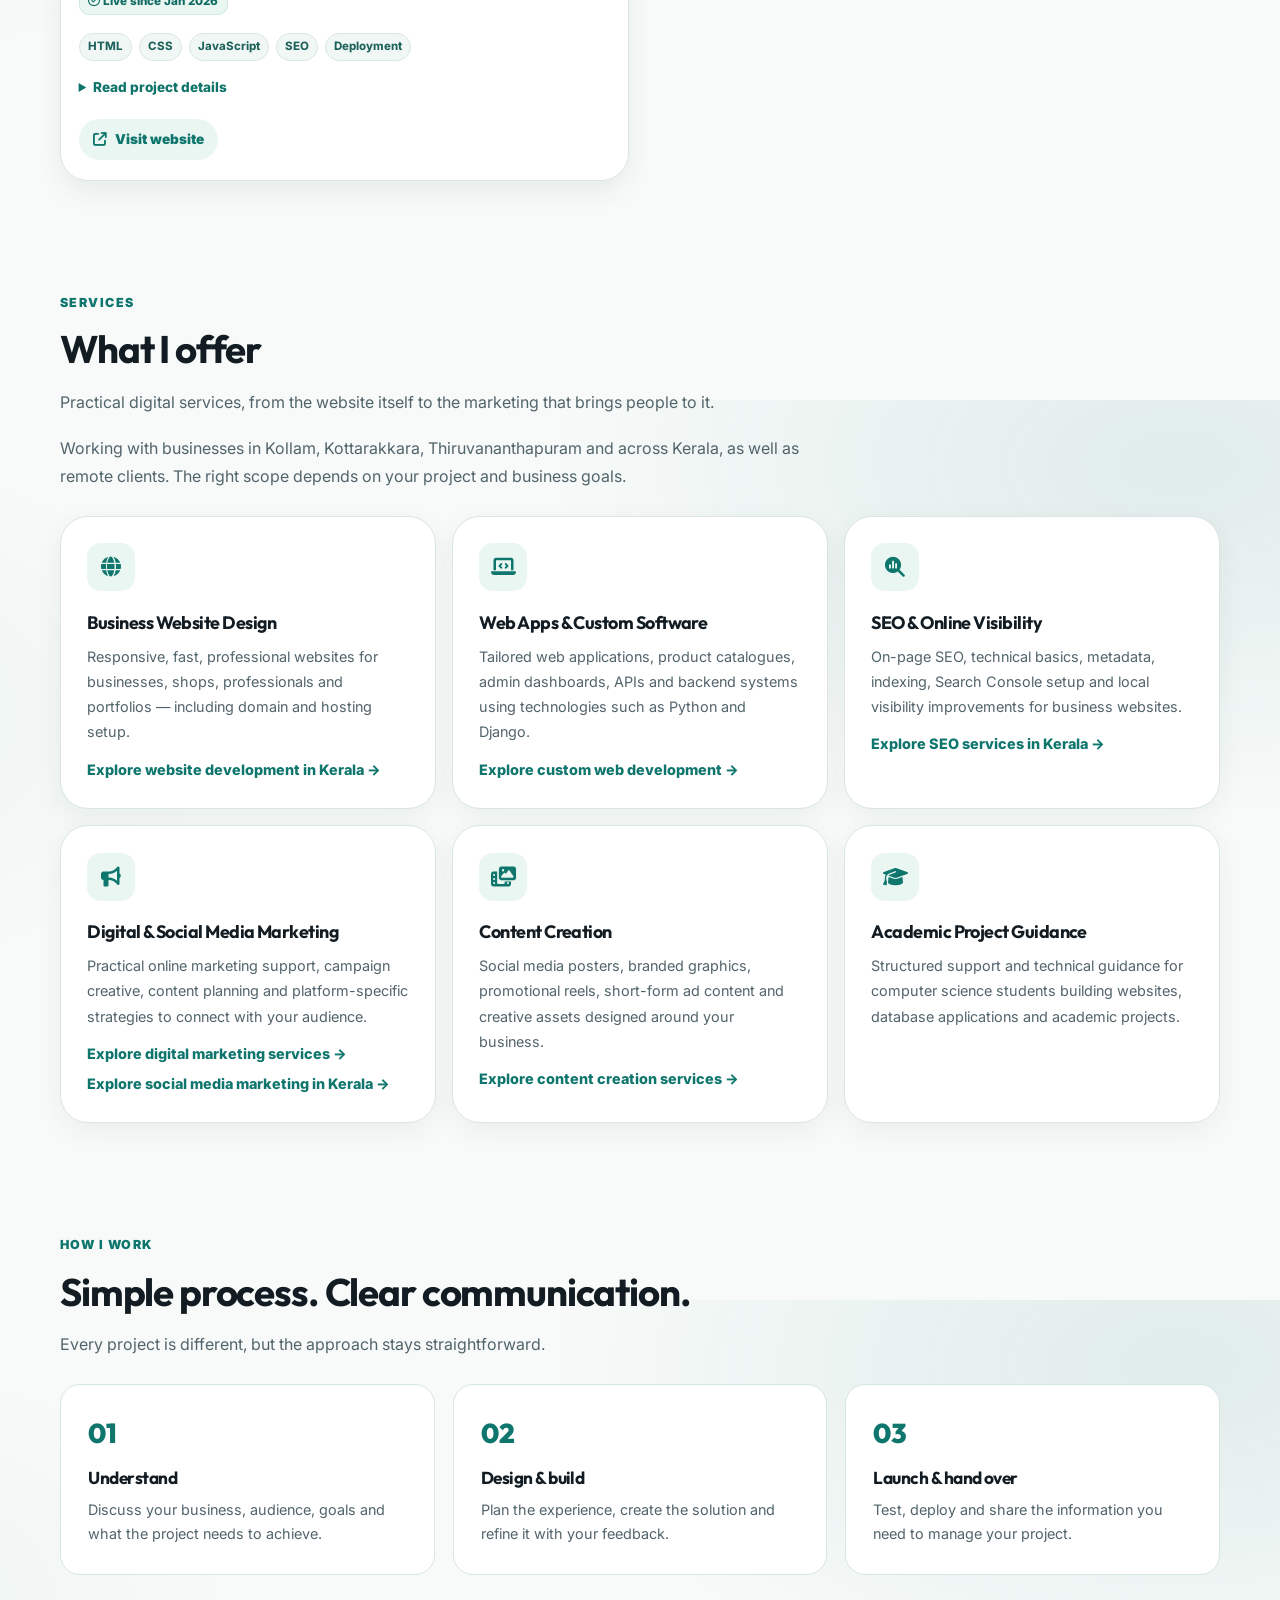
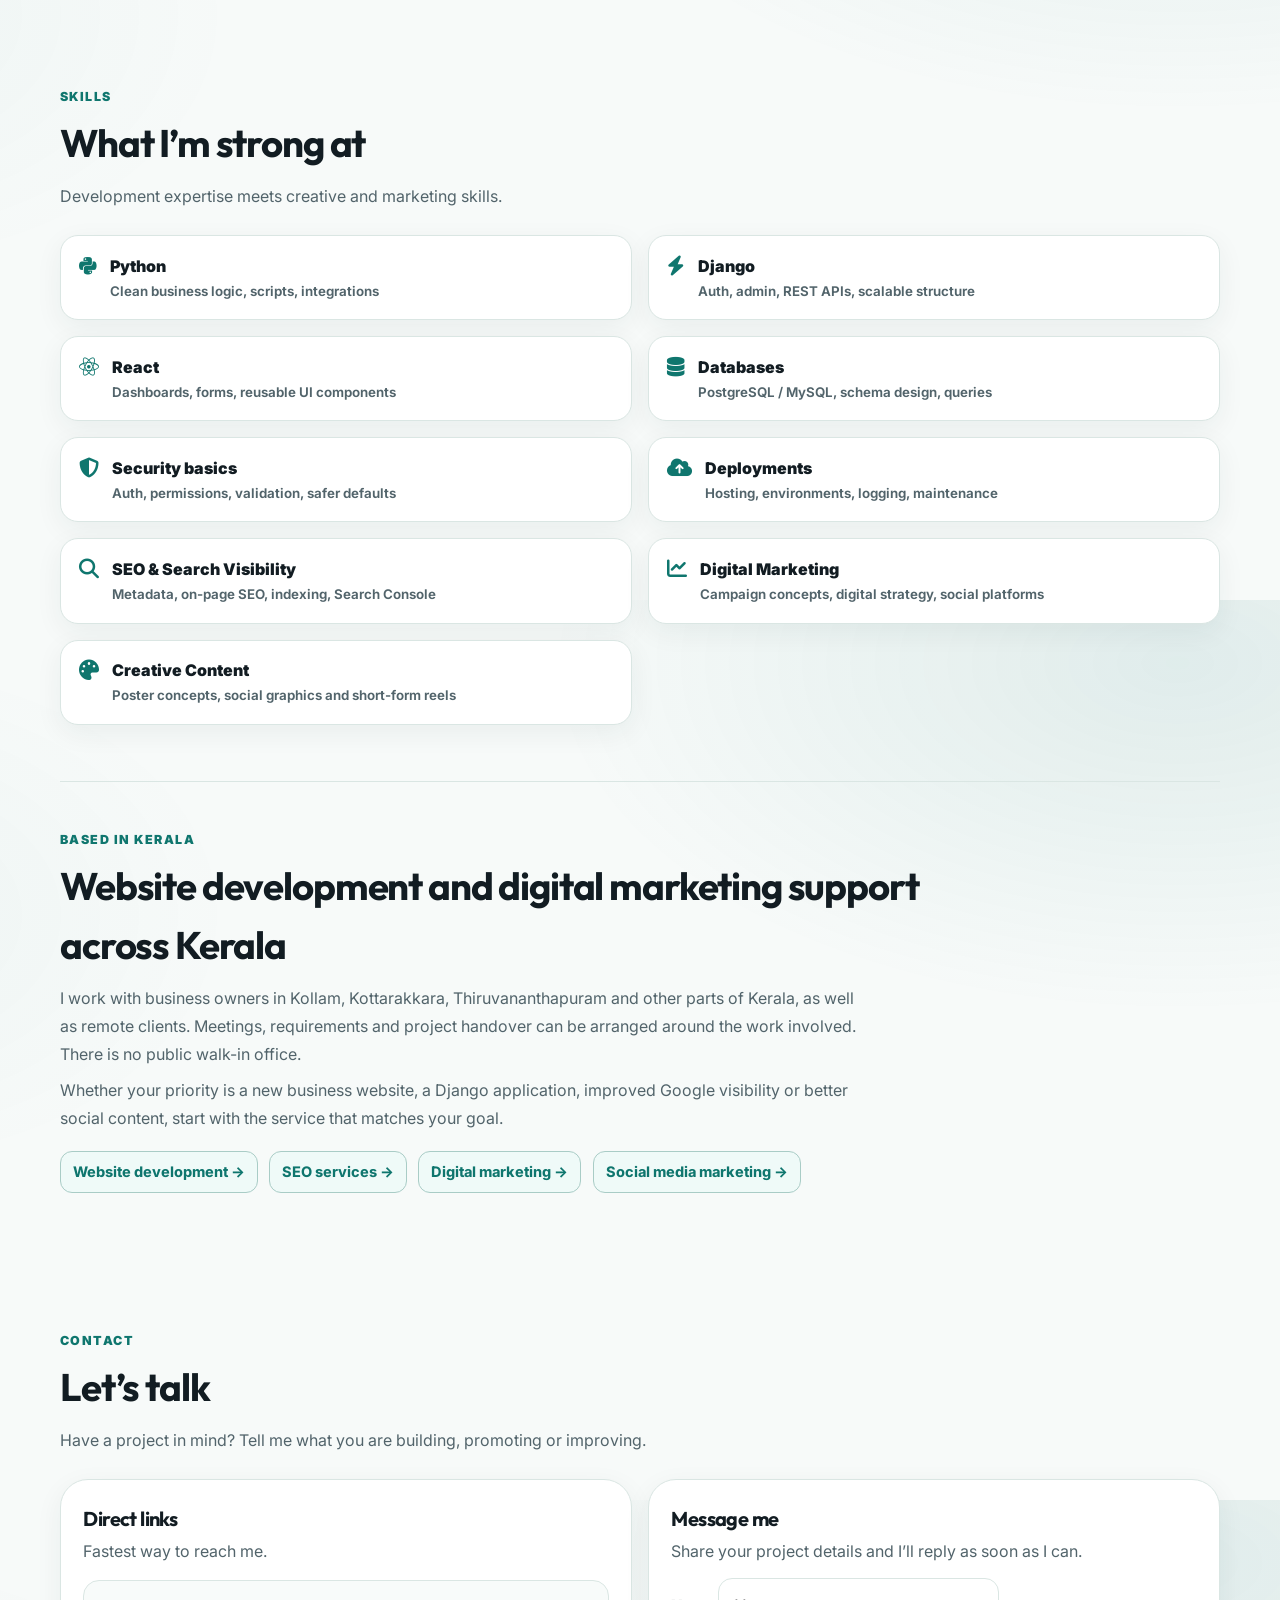
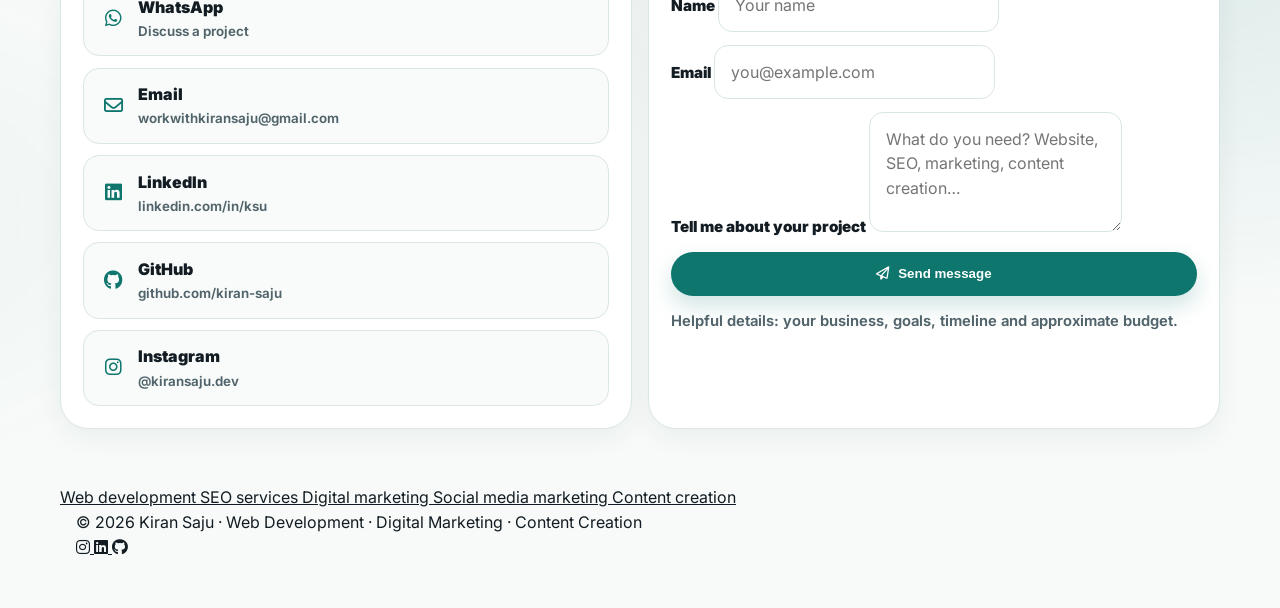
<file: backup.html>
<!DOCTYPE html>
<html lang="en">
 <head>
  <meta charset="utf-8"/>
  <meta content="width=device-width,initial-scale=1" name="viewport"/>
  <link href="https://www.kiransaju.in/" rel="canonical"/>
  <!-- Robots -->
  <meta content="index,follow,max-image-preview:large" name="robots"/>
  <title>
   Web Developer in Kerala | Websites, SEO &amp; Marketing &ndash; Kiran Saju
  </title>
  <meta content="Kiran Saju is a freelance web developer in Kerala offering business websites, custom Django apps, SEO, digital marketing and social media content. View real work." name="description"/>
  <!-- Open Graph -->
  <meta content="website" property="og:type"/>
  <meta content="Web Developer in Kerala | Websites, SEO &amp; Marketing &ndash; Kiran Saju" property="og:title"/>
  <meta content="Freelance website development, SEO, digital marketing and content creation in Kerala. Explore real client projects and get in touch." property="og:description"/>
  <meta content="https://www.kiransaju.in/" property="og:url"/>
  <meta content="https://www.kiransaju.in/resource/og-cover.png" property="og:image"/>
  <meta content="Kiran Saju" property="og:site_name"/>
  <!-- Twitter Card -->
  <meta content="summary_large_image" name="twitter:card"/>
  <meta content="Web Developer in Kerala | Kiran Saju" name="twitter:title"/>
  <meta content="Business websites, web apps, SEO, digital marketing and social media content for Kerala businesses." name="twitter:description"/>
  <meta content="https://www.kiransaju.in/resource/og-cover.png" name="twitter:image"/>
  <meta content="#0f766e" name="theme-color"/>
  <!-- Preload hero image (optional but good if image is big) -->
  <link as="image" href="resource/dp-insta.webp" rel="preload" type="image/webp"/>
  <!-- Schema.org JSON-LD (edit URLs + sameAs) -->
  <script type="application/ld+json">
   {
  "@context": "https://schema.org",
  "@graph": [
    {
      "@type": "Person",
      "@id": "https://www.kiransaju.in/#person",
      "name": "Kiran Saju",
      "url": "https://www.kiransaju.in/",
      "image": "https://www.kiransaju.in/resource/dp-insta.webp",
      "email": "workwithkiransaju@gmail.com",
      "jobTitle": "Freelance Web Developer and Digital Marketing Specialist",
      "sameAs": [
        "https://www.instagram.com/kiransaju.dev/",
        "https://www.linkedin.com/in/ksu/",
        "https://github.com/kiran-saju"
      ],
      "knowsAbout": [
        "Website Development",
        "Django Web Applications",
        "Technical SEO",
        "On-Page SEO",
        "Digital Marketing",
        "Social Media Marketing",
        "Content Creation"
      ]
    },
    {
      "@type": "WebSite",
      "@id": "https://www.kiransaju.in/#website",
      "url": "https://www.kiransaju.in/",
      "name": "Kiran Saju — Freelance Web Developer and Digital Marketing",
      "publisher": {
        "@id": "https://www.kiransaju.in/#person"
      },
      "inLanguage": "en-IN"
    },
    {
      "@type": "WebPage",
      "@id": "https://www.kiransaju.in/#home",
      "url": "https://www.kiransaju.in/",
      "name": "Web Developer in Kerala | Websites, SEO & Marketing – Kiran Saju",
      "about": {
        "@id": "https://www.kiransaju.in/#person"
      },
      "isPartOf": {
        "@id": "https://www.kiransaju.in/#website"
      },
      "inLanguage": "en-IN"
    }
  ]
}
  </script>
  <!-- Favicon -->
  <link href="resource/favicon.ico" rel="icon" type="image/x-icon"/>
  <!-- Fonts -->
  <link href="https://fonts.googleapis.com" rel="preconnect"/>
  <link crossorigin="" href="https://fonts.gstatic.com" rel="preconnect"/>
  <link href="https://fonts.googleapis.com/css2?family=Inter:wght@300..800&amp;family=Outfit:wght@400..700&amp;display=swap" rel="stylesheet"/>
  <!-- Font Awesome 6 (free) -->
  <link href="https://cdnjs.cloudflare.com/ajax/libs/font-awesome/6.5.0/css/all.min.css" rel="stylesheet"/>
  <link href="assets/site.css" rel="stylesheet"/>
  <meta content="1200" property="og:image:width"/>
  <meta content="630" property="og:image:height"/>
  <meta content="Kiran Saju" name="author"/>
  <meta content="light" name="color-scheme"/>
 </head>
 <body>
  <a class="skip-link" href="#main">
   Skip to content
  </a>
  <header id="site-header">
   <div class="container">
    <nav aria-label="Primary navigation" class="nav">
     <a class="brand" href="#home">
      <span class="name">
       Kiran Saju
      </span>
     </a>
     <!-- Mobile toggle -->
     <button aria-controls="primaryNav" aria-expanded="false" class="nav-toggle" id="navToggle">
      <i class="fa-solid fa-bars">
      </i>
      <span>
       Menu
      </span>
     </button>
     <div class="nav-links" id="primaryNav">
      <a href="#about">
       About
      </a>
      <a href="#projects">
       Projects
      </a>
      <a href="#services">
       Services
      </a>
      <a href="#skills">
       Skills
      </a>
      <a href="#contact">
       Contact
      </a>
      <a class="btn btn-outline" href="#contact">
       <i class="fa-regular fa-paper-plane">
       </i>
       Hire me
      </a>
     </div>
    </nav>
   </div>
  </header>
  <main class="container" id="main">
   <!-- HERO -->
   <section class="hero" id="home">
    <div class="reveal">
     <div class="kicker">
      Independent digital professional  &middot;  Kerala, India
     </div>
     <h1 class="hero-title">
      Freelance
      <span class="highlight">
       web developer in Kerala
      </span>
      building websites, SEO and digital content for businesses.
     </h1>
     <div aria-label="Tech stack badges" class="badge-row">
      <span class="pill">
       <i class="fa-solid fa-code">
       </i>
       Web Development
      </span>
      <span class="pill">
       <i class="fa-solid fa-magnifying-glass-chart">
       </i>
       SEO
      </span>
      <span class="pill">
       <i class="fa-solid fa-chart-line">
       </i>
       Digital Marketing
      </span>
      <span class="pill">
       <i class="fa-solid fa-clapperboard">
       </i>
       Content Creation
      </span>
     </div>
     <p class="hero-lead">
      I&rsquo;m Kiran Saju. I design business websites and custom web apps, improve search visibility through SEO, and create digital marketing content for businesses in Kerala and beyond. Explore actual client projects or tell me what your business needs.
     </p>
     <div class="hero-cta">
      <a class="btn btn-primary" href="#contact">
       <i class="fa-regular fa-handshake">
       </i>
       Work with me
      </a>
      <a class="btn btn-outline" href="#projects">
       <i class="fa-regular fa-folder-open">
       </i>
       View projects
      </a>
     </div>
     <p class="note">
      <i aria-hidden="true" class="fa-solid fa-location-dot">
      </i>
      Based in Kerala &middot; Available for remote projects
     </p>
    </div>
    <div aria-label="Kiran Saju profile photograph" class="avatar reveal">
     <div class="avatar-inner">
      <picture>
       <source srcset="resource/dp-insta.webp" type="image/webp"/>
       <img alt="Kiran Saju &mdash; monochrome profile portrait with teal background" class="profile-pic" decoding="async" fetchpriority="high" height="440" loading="eager" src="resource/dp%20insta.png" width="440"/>
      </picture>
     </div>
    </div>
   </section>
   <div aria-label="Portfolio overview" class="proof-strip reveal">
    <div>
     <strong>
      5
     </strong>
     <span>
      Featured projects
     </span>
    </div>
    <div>
     <strong>
      5
     </strong>
     <span>
      Live client websites
     </span>
    </div>
    <div>
     <strong>
      3
     </strong>
     <span>
      Core Digital Services
     </span>
    </div>
    <a class="proof-link" href="#projects">
     Explore my work
     <i aria-hidden="true" class="fa-solid fa-arrow-right">
     </i>
    </a>
   </div>
   <section class="about-section" id="about">
    <div class="about-layout">
     <div class="about-copy reveal">
      <div class="kicker">
       About me
      </div>
      <h2>
       One person. A connected approach to your digital presence.
      </h2>
      <p>
       I&rsquo;m Kiran Saju, an independent freelancer based in Kerala, India. My work connects website development, search engine optimization (SEO), digital marketing and content creation so businesses can build a stronger online presence.
      </p>
      <p>
       Whether you need a business website, a custom web application, better search visibility or creative social media content, I focus on clear communication, practical technology and work that fits your goals.
      </p>
      <div class="about-actions">
       <a class="btn btn-primary" href="#contact">
        Tell me about your project
        <i aria-hidden="true" class="fa-solid fa-arrow-right">
        </i>
       </a>
       <a class="text-link" href="https://www.instagram.com/kiransaju.dev/" rel="noopener noreferrer" target="_blank">
        <i aria-hidden="true" class="fa-brands fa-instagram">
        </i>
        Instagram: @kiransaju.dev
       </a>
      </div>
     </div>
     <div aria-label="Areas I work in" class="about-panel reveal">
      <div class="panel-cap">
       HOW I CAN HELP
      </div>
      <div class="capability">
       <span class="cap-icon">
        <i aria-hidden="true" class="fa-solid fa-laptop-code">
        </i>
       </span>
       <div>
        <strong>
         Build
        </strong>
        <small>
         Business websites, web apps &amp; custom solutions
        </small>
       </div>
      </div>
      <div class="capability">
       <span class="cap-icon">
        <i aria-hidden="true" class="fa-solid fa-arrow-trend-up">
        </i>
       </span>
       <div>
        <strong>
         Grow
        </strong>
        <small>
         SEO, online visibility &amp; digital marketing
        </small>
       </div>
      </div>
      <div class="capability">
       <span class="cap-icon">
        <i aria-hidden="true" class="fa-solid fa-wand-magic-sparkles">
        </i>
       </span>
       <div>
        <strong>
         Create
        </strong>
        <small>
         Posters, campaigns &amp; short-form videos
        </small>
       </div>
      </div>
     </div>
    </div>
   </section>
   <!-- PROJECTS -->
   <section id="projects">
    <div class="section-head reveal">
     <div class="kicker">
      Projects
     </div>
     <h2>
      Work I&rsquo;ve shipped
     </h2>
     <p>
      Clear results, practical features, and maintainable code.
     </p>
    </div>
    <div class="projects">
      
     
<article class="card project reveal" data-project="Arizran Tech">
  <a
    aria-label="Visit Arizran Tech website (opens in a new tab)"
    class="project-banner"
    href="https://www.arizrantech.com/"
    rel="noopener noreferrer"
    target="_blank"
  >
    <img
      alt="Arizran Tech responsive digital services website preview"
      decoding="async"
      height="540"
      loading="lazy"
      src="resource/projects/arizrantech.webp"
      width="960"
    />

    <span class="project-index">
      01 / Digital services website
    </span>

    <strong>Arizran Tech</strong>

    <span class="project-banner-arrow">
      &nearr;
    </span>
  </a>

  <div class="top">
    <div>
      <h3>Arizran Tech</h3>
      <p>
        A modern, responsive digital services website
        developed as a personal branding project,
        showcasing website development, custom software
        solutions, SEO, digital marketing, and creative
        content services.
      </p>
    </div>

    <span class="project-status">
      <i class="fa-regular fa-circle-check"></i>
      Personal Project
    </span>
  </div>

  <div aria-label="Project tags" class="meta">
    <span class="tag">HTML5</span>
    <span class="tag">CSS3</span>
    <span class="tag">JavaScript</span>
    <span class="tag">Responsive Design</span>
    <span class="tag">UI/UX</span>
    <span class="tag">SEO</span>
  </div>

  <details class="project-details">
    <summary>Read project details</summary>
    <p>
      Designed and developed a professional digital
      services website as an independent personal
      project. Created a responsive user interface
      with modern typography, structured service
      presentations, interactive elements, and
      clear enquiry pathways.

      Focused on mobile responsiveness, intuitive
      navigation, search engine optimization,
      and consistent visual branding. The project
      demonstrates frontend development, UI/UX
      design, and the ability to translate a
      digital business concept into a functional
      website.

      Although the associated business concept
      is currently paused, the website remains
      part of my development portfolio.
    </p>
  </details>

  <div class="links">
    <a
      aria-label="Visit Arizran Tech website (opens in a new tab)"
      class="link"
      href="https://www.arizrantech.com/"
      rel="noopener noreferrer"
      target="_blank"
    >
      <i
        aria-hidden="true"
        class="fa-solid fa-arrow-up-right-from-square"
      ></i>
      Visit website
    </a>
  </div>
</article>


     <article class="card project reveal" data-project="Green Pentair">
      <a aria-label="Visit Green Pentair website (opens in a new tab)" class="project-banner" href="https://www.greenpentair.com/" rel="noopener noreferrer" target="_blank">
       <img alt="Green Pentair responsive business website preview" decoding="async" height="540" loading="lazy" src="resource/projects/greenpentair.webp" width="960"/>
       <span class="project-index">
        02 / Business website
       </span>
       <strong>
        Green Pentair
       </strong>
       <span class="project-banner-arrow">
        &nearrow;
       </span>
      </a>
      <div class="top">
       <div>
        <h3>
         Green Pentair
        </h3>
        <p>
         A full-stack, responsive product catalogue and business

        enquiry web application developed for Green Pentair,

        a carry bag manufacturer specializing in non-woven

        and paper carry bags.
        </p>
       </div>
       <span class="project-status">
        <i class="fa-regular fa-circle-check">
        </i>
        Live since Oct 2026
       </span>
      </div>
      <div aria-label="Project tags" class="meta">
       <span class="tag">
        Python
       </span>
       <span class="tag">
        Django
       </span>
       <span class="tag">
        Django REST Framework
       </span>
       <span class="tag">
        JavaScript
       </span>
       <span class="tag">
        Cloudinary
       </span>
       <span class="tag">
        Cloudflare
       </span>
       <span class="tag">
        Render
       </span>
       <span class="tag">
        SEO
       </span>
      </div>
      <details class="project-details">
       <summary>
        Read project details
       </summary>
       <p>
        Designed, developed, and deployed a full-stack business

    catalogue website featuring responsive UI, dynamic product

    listings, category filtering, product search, and image

    galleries. Developed RESTful APIs using Django REST Framework

    and integrated a Django Admin CMS for seamless product and

    category management. Implemented a customized WhatsApp

    quotation system that enables customers to select products,

    specify quantities, and submit business enquiries directly.

    Deployed the frontend on Cloudflare Pages and backend on

    Render, with Cloudinary handling cloud-based image storage.

    Implemented SEO best practices and integrated IndiaMART

    TrustSEAL verification to strengthen online credibility.
       </p>
      </details>
      <div class="links">
       <a aria-label="Visit Green Pentair website (opens in a new tab)" class="link" href="https://www.greenpentair.com/" rel="noopener noreferrer" target="_blank">
        <i aria-hidden="true" class="fa-solid fa-arrow-up-right-from-square">
        </i>
        Visit website
       </a>
      </div>
     </article>
     <article class="card project reveal" data-project="UR IT Shop">
      <a aria-label="Visit UR IT Shop website (opens in a new tab)" class="project-banner" href="https://www.uritshop.store/" rel="noopener noreferrer" target="_blank">
       <img alt="UR IT Shop responsive e-commerce website preview" decoding="async" height="540" loading="lazy" src="resource/projects/uritshop.webp" width="960"/>
       <span class="project-index">
        03 / E-commerce
       </span>
       <strong>
        UR IT Shop
       </strong>
       <span class="project-banner-arrow">
        &nearrow;
       </span>
      </a>
      <div class="top">
       <div>
        <h3>
         UR IT Shop &middot; E-Commerce Platform
        </h3>
        <p>
         A full-stack, responsive e-commerce web application developed for UR IT Shop to showcase and sell computer hardware, peripherals, networking gear, and tech consumables online.
        </p>
       </div>
       <span class="project-status">
        <i class="fa-regular fa-circle-check">
        </i>
        Live since Sept 2026
       </span>
      </div>
      <div aria-label="Project tags" class="meta">
       <span class="tag">
        Django
       </span>
       <span class="tag">
        Python
       </span>
       <span class="tag">
        PostgreSQL
       </span>
       <span class="tag">
        Cloudinary
       </span>
       <span class="tag">
        SEO
       </span>
       <span class="tag">
        Render
       </span>
      </div>
      <details class="project-details">
       <summary>
        Read project details
       </summary>
       <p>
        Built a full-stack e-commerce web application from the ground up featuring organized product taxonomy, dynamic category navigation, and responsive templates. Integrated Neon PostgreSQL for database management, Cloudinary for cloud media asset hosting, and WhiteNoise for static file serving. Configured Google Search Console indexing, custom XML sitemaps, robots.txt, and automated uptime monitoring on Render to ensure 24/7 availability and strong search visibility.
       </p>
      </details>
      <div class="links">
       <a aria-label="Visit UR IT Shop website (opens in a new tab)" class="link" href="https://www.uritshop.store/" rel="noopener noreferrer" target="_blank">
        <i aria-hidden="true" class="fa-solid fa-arrow-up-right-from-square">
        </i>
        Visit website
       </a>
      </div>
     </article>
     <article class="card project reveal" data-project="Bake Daddy">
      <a aria-label="Visit Bake Daddy website (opens in a new tab)" class="project-banner" href="https://www.bakedaddybakers.shop/" rel="noopener noreferrer" target="_blank">
       <img alt="Bake Daddy responsive business website preview" decoding="async" height="540" loading="lazy" src="resource/projects/bakedaddy.webp" width="960"/>
       <span class="project-index">
        04 / Local business
       </span>
       <strong>
        Bake Daddy
       </strong>
       <span class="project-banner-arrow">
        &nearrow;
       </span>
      </a>
      <div class="top">
       <div>
        <h3>
         Bake Daddy Bakers &middot; Restaurant/Bakery Website
        </h3>
        <p>
         A modern, responsive website developed for Bake Daddy Bakers, a local bakery in Anchal, Kollam, to establish a strong online presence and improve local search visibility.
        </p>
       </div>
       <span class="project-status">
        <i class="fa-regular fa-circle-check">
        </i>
        Live since Aug 2026
       </span>
      </div>
      <div aria-label="Project tags" class="meta">
       <span class="tag">
        HTML
       </span>
       <span class="tag">
        CSS
       </span>
       <span class="tag">
        JavaScript
       </span>
       <span class="tag">
        SEO
       </span>
       <span class="tag">
        Deployment
       </span>
      </div>
      <details class="project-details">
       <summary>
        Read project details
       </summary>
       <p>
        Designed and developed the website from the ground up with a mobile-first, responsive interface and interactive JavaScript components. Implemented semantic HTML, SEO-friendly page structure, optimized metadata, and performance-focused assets to improve discoverability and user experience. Configured the custom domain, HTTPS, DNS records, and GitHub Pages deployment to take the website from development to production.
       </p>
      </details>
      <div class="links">
       <a aria-label="Visit Bake Daddy Bakers website (opens in a new tab)" class="link" href="https://www.bakedaddybakers.shop/" rel="noopener noreferrer" target="_blank">
        <i aria-hidden="true" class="fa-solid fa-arrow-up-right-from-square">
        </i>
        Visit website
       </a>
      </div>
     </article>
     <article class="card project reveal" data-project="Bin Arab Group">
      <a aria-label="Visit Bin Arab Group website (opens in a new tab)" class="project-banner" href="https://binarab.net/" rel="noopener noreferrer" target="_blank">
       <img alt="Bin Arab Group responsive business website preview" decoding="async" height="540" loading="lazy" src="resource/projects/binarabgroups.webp" width="960"/>
       <span class="project-index">
        05 / Corporate
       </span>
       <strong>
        Bin Arab Group
       </strong>
       <span class="project-banner-arrow">
        &nearrow;
       </span>
      </a>
      <div class="top">
       <div>
        <h3>
         Bin Arab Groups &middot; Corporate Website (UAE)
        </h3>
        <p>
         Static corporate website built to establish a strong online presence for a UAE-based business organization.
        </p>
       </div>
       <span class="project-status">
        <i class="fa-regular fa-circle-check">
        </i>
        Live since Jan 2026
       </span>
      </div>
      <div aria-label="Project tags" class="meta">
       <span class="tag">
        HTML
       </span>
       <span class="tag">
        CSS
       </span>
       <span class="tag">
        JavaScript
       </span>
       <span class="tag">
        SEO
       </span>
       <span class="tag">
        Deployment
       </span>
      </div>
      <details class="project-details">
       <summary>
        Read project details
       </summary>
       <p>
        Built and deployed a fully responsive static website using HTML, CSS, and JavaScript. Structured the site with clean semantic markup, optimized metadata, and fast-loading pages to improve search visibility and performance. Managed domain registration, hosting setup, and live deployment. The website enhanced brand credibility and made business information easily accessible to potential clients.
       </p>
      </details>
      <div class="links">
       <a aria-label="Visit Bin Arab Groups website (opens in a new tab)" class="link" href="https://binarab.net/" rel="noopener noreferrer" target="_blank">
        <i aria-hidden="true" class="fa-solid fa-arrow-up-right-from-square">
        </i>
        Visit website
       </a>
      </div>
     </article>
     
    </div>
   </section>
   <!-- SERVICES -->
   <section id="services">
    <div class="section-head reveal">
     <div class="kicker">
      Services
     </div>
     <h2>
      What I offer
     </h2>
     <p>
      Practical digital services, from the website itself to the marketing that brings people to it.
     </p>
     <p class="services-location">
      Working with businesses in Kollam, Kottarakkara, Thiruvananthapuram and across Kerala, as well as remote clients. The right scope depends on your project and business goals.
     </p>
    </div>
    <div class="services-grid">
     <article class="card service reveal">
      <i aria-hidden="true" class="fa-solid fa-globe service-icon">
      </i>
      <h3>
       Business Website Design
      </h3>
      <p>
       Responsive, fast, professional websites for businesses, shops, professionals and portfolios &mdash; including domain and hosting setup.
      </p>
      <p class="service-more">
       <a class="link" href="services/web-development-kerala">
        Explore website development in Kerala &rarr;
       </a>
      </p>
     </article>
     <article class="card service reveal">
      <i aria-hidden="true" class="fa-solid fa-laptop-code service-icon">
      </i>
      <h3>
       Web Apps &amp; Custom Software
      </h3>
      <p>
       Tailored web applications, product catalogues, admin dashboards, APIs and backend systems using technologies such as Python and Django.
      </p>
      <p class="service-more">
       <a class="link" href="services/digital-marketing-kerala">
        Explore custom web development &rarr;
       </a>
      </p>
     </article>
     <article class="card service reveal">
      <i aria-hidden="true" class="fa-solid fa-magnifying-glass-chart service-icon">
      </i>
      <h3>
       SEO &amp; Online Visibility
      </h3>
      <p>
       On-page SEO, technical basics, metadata, indexing, Search Console setup and local visibility improvements for business websites.
      </p>
      <p class="service-more">
       <a class="link" href="services/seo-services-kerala">
        Explore SEO services in Kerala &rarr;
       </a>
      </p>
     </article>
     <article class="card service reveal">
      <i aria-hidden="true" class="fa-solid fa-bullhorn service-icon">
      </i>
      <h3>
       Digital &amp; Social Media Marketing
      </h3>
      <p>
       Practical online marketing support, campaign creative, content planning and platform-specific strategies to connect with your audience.
      </p>
      <p class="service-more">
       <a class="link" href="services/digital-marketing-kerala">
        Explore digital marketing services &rarr;
       </a>
      </p>
      <p class="service-more social-more">
       <a class="link" href="services/social-media-marketing-kerala">
        Explore social media marketing in Kerala &rarr;
       </a>
      </p>
     </article>
     <article class="card service reveal">
      <i aria-hidden="true" class="fa-solid fa-photo-film service-icon">
      </i>
      <h3>
       Content Creation
      </h3>
      <p>
       Social media posters, branded graphics, promotional reels, short-form ad content and creative assets designed around your business.
      </p>
      <p class="service-more">
       <a class="link" href="services/content-creation-kerala">
        Explore content creation services &rarr;
       </a>
      </p>
     </article>
     <article class="card service reveal">
      <i aria-hidden="true" class="fa-solid fa-graduation-cap service-icon">
      </i>
      <h3>
       Academic Project Guidance
      </h3>
      <p>
       Structured support and technical guidance for computer science students building websites, database applications and academic projects.
      </p>
     </article>
    </div>
   </section>
   <section class="process-section" id="process">
    <div class="section-head reveal">
     <div class="kicker">
      How I work
     </div>
     <h2>
      Simple process. Clear communication.
     </h2>
     <p>
      Every project is different, but the approach stays straightforward.
     </p>
    </div>
    <div class="process-grid">
     <article class="process-step reveal">
      <span>
       01
      </span>
      <h3>
       Understand
      </h3>
      <p>
       Discuss your business, audience, goals and what the project needs to achieve.
      </p>
     </article>
     <article class="process-step reveal">
      <span>
       02
      </span>
      <h3>
       Design &amp; build
      </h3>
      <p>
       Plan the experience, create the solution and refine it with your feedback.
      </p>
     </article>
     <article class="process-step reveal">
      <span>
       03
      </span>
      <h3>
       Launch &amp; hand over
      </h3>
      <p>
       Test, deploy and share the information you need to manage your project.
      </p>
     </article>
    </div>
   </section>
   <!-- SKILLS -->
   <section id="skills">
    <div class="section-head reveal">
     <div class="kicker">
      Skills
     </div>
     <h2>
      What I&rsquo;m strong at
     </h2>
     <p>
      Development expertise meets creative and marketing skills.
     </p>
    </div>
    <div class="skills-grid">
     <div class="skill reveal">
      <i class="fa-brands fa-python">
      </i>
      <div>
       <strong>
        Python
       </strong>
       <small>
        Clean business logic, scripts, integrations
       </small>
      </div>
     </div>
     <div class="skill reveal">
      <i class="fa-solid fa-bolt">
      </i>
      <div>
       <strong>
        Django
       </strong>
       <small>
        Auth, admin, REST APIs, scalable structure
       </small>
      </div>
     </div>
     <div class="skill reveal">
      <i class="fa-brands fa-react">
      </i>
      <div>
       <strong>
        React
       </strong>
       <small>
        Dashboards, forms, reusable UI components
       </small>
      </div>
     </div>
     <div class="skill reveal">
      <i class="fa-solid fa-database">
      </i>
      <div>
       <strong>
        Databases
       </strong>
       <small>
        PostgreSQL / MySQL, schema design, queries
       </small>
      </div>
     </div>
     <div class="skill reveal">
      <i class="fa-solid fa-shield-halved">
      </i>
      <div>
       <strong>
        Security basics
       </strong>
       <small>
        Auth, permissions, validation, safer defaults
       </small>
      </div>
     </div>
     <div class="skill reveal">
      <i class="fa-solid fa-cloud-arrow-up">
      </i>
      <div>
       <strong>
        Deployments
       </strong>
       <small>
        Hosting, environments, logging, maintenance
       </small>
      </div>
     </div>
     <div class="skill reveal">
      <i aria-hidden="true" class="fa-solid fa-magnifying-glass">
      </i>
      <div>
       <strong>
        SEO &amp; Search Visibility
       </strong>
       <small>
        Metadata, on-page SEO, indexing, Search Console
       </small>
      </div>
     </div>
     <div class="skill reveal">
      <i aria-hidden="true" class="fa-solid fa-chart-line">
      </i>
      <div>
       <strong>
        Digital Marketing
       </strong>
       <small>
        Campaign concepts, digital strategy, social platforms
       </small>
      </div>
     </div>
     <div class="skill reveal">
      <i aria-hidden="true" class="fa-solid fa-palette">
      </i>
      <div>
       <strong>
        Creative Content
       </strong>
       <small>
        Poster concepts, social graphics and short-form reels
       </small>
      </div>
     </div>
    </div>
   </section>
   <!-- CONTACT -->
   <section class="local-intro" id="kerala-service-area">
    <div class="section-head reveal">
     <div class="kicker">
      Based in Kerala
     </div>
     <h2>
      Website development and digital marketing support across Kerala
     </h2>
     <p>
      I work with business owners in Kollam, Kottarakkara, Thiruvananthapuram and other parts of Kerala, as well as remote clients. Meetings, requirements and project handover can be arranged around the work involved. There is no public walk-in office.
     </p>
     <p>
      Whether your priority is a new business website, a Django application, improved Google visibility or better social content, start with the service that matches your goal.
     </p>
     <div class="local-link-row">
      <a href="services/digital-marketing-kerala">
       Website development &rarr;
      </a>
      <a href="services/seo-services-kerala">
       SEO services &rarr;
      </a>
      <a href="services/digital-marketing-kerala">
       Digital marketing &rarr;
      </a>
      <a href="services/social-media-marketing-kerala">
       Social media marketing &rarr;
      </a>
     </div>
    </div>
   </section>
   <section id="contact">
    <div class="section-head reveal">
     <div class="kicker">
      Contact
     </div>
     <h2>
      Let&rsquo;s talk
     </h2>
     <p>
      Have a project in mind? Tell me what you are building, promoting or improving.
     </p>
    </div>
    <div class="contact-wrap">
     <div class="card contact-card reveal">
      <h3 class="contact-heading">
       Direct links
      </h3>
      <p class="contact-subheading">
       Fastest way to reach me.
      </p>
      <div class="contact-list">
       <a class="contact-item" href="https://wa.me/917034540528" rel="noopener noreferrer" target="_blank">
        <i aria-hidden="true" class="fa-brands fa-whatsapp">
        </i>
        <div>
         <span>
          WhatsApp
         </span>
         <small>
          Discuss a project
         </small>
        </div>
       </a>
       <a class="contact-item" href="mailto:workwithkiransaju@gmail.com">
        <i class="fa-regular fa-envelope">
        </i>
        <div>
         <span>
          Email
         </span>
         <small>
          workwithkiransaju@gmail.com
         </small>
        </div>
       </a>
       <a class="contact-item" href="https://www.linkedin.com/in/ksu/" rel="noopener" target="_blank">
        <i class="fa-brands fa-linkedin">
        </i>
        <div>
         <span>
          LinkedIn
         </span>
         <small>
          linkedin.com/in/ksu
         </small>
        </div>
       </a>
       <a class="contact-item" href="https://github.com/kiran-saju" rel="noopener" target="_blank">
        <i class="fa-brands fa-github">
        </i>
        <div>
         <span>
          GitHub
         </span>
         <small>
          github.com/kiran-saju
         </small>
        </div>
       </a>
       <a class="contact-item" href="https://www.instagram.com/kiransaju.dev/" rel="noopener noreferrer" target="_blank">
        <i aria-hidden="true" class="fa-brands fa-instagram">
        </i>
        <div>
         <span>
          Instagram
         </span>
         <small>
          @kiransaju.dev
         </small>
        </div>
       </a>
      </div>
     </div>
     <div class="card contact-card reveal">
      <h3 class="contact-heading">
       Message me
      </h3>
      <p class="contact-subheading">
       Share your project details and I&rsquo;ll reply as soon as I can.
      </p>
      <form action="https://formspree.io/f/mbdakoek" method="post">
       <div>
        <label for="name">
         Name
        </label>
        <input id="name" name="name" placeholder="Your name" required="" type="text"/>
       </div>
       <div>
        <label for="email">
         Email
        </label>
        <input id="email" name="email" placeholder="you@example.com" required="" type="email"/>
       </div>
       <div>
        <label for="message">
         Tell me about your project
        </label>
        <textarea id="message" name="message" placeholder="What do you need? Website, SEO, marketing, content creation&hellip;" required=""></textarea>
       </div>
       <button class="btn btn-primary" type="submit">
        <i class="fa-regular fa-paper-plane">
        </i>
        Send message
       </button>
      </form>
      <p class="note">
       Helpful details: your business, goals, timeline and approximate budget.
      </p>
     </div>
    </div>
   </section>
   <footer class="site-footer">
    <nav aria-label="Services and location pages" class="seo-footer-links">
     <a href="services/digital-marketing-kerala">
      Web development
     </a>
     <a href="services/seo-services-kerala">
      SEO services
     </a>
     <a href="services/digital-marketing-kerala">
      Digital marketing
     </a>
     <a href="services/social-media-marketing-kerala">
      Social media marketing
     </a>
     <a href="services/content-creation-kerala">
      Content creation
     </a>
    </nav>
    <div class="container footer-row">
     <div>
      &copy;
      <span id="year">
      </span>
      Kiran Saju &middot; Web Development &middot; Digital Marketing &middot; Content Creation
     </div>
     <div class="footer-social">
      <a aria-label="Instagram" href="https://www.instagram.com/kiransaju.dev/" rel="noopener noreferrer" target="_blank">
       <i class="fa-brands fa-instagram">
       </i>
      </a>
      <a aria-label="LinkedIn" href="https://www.linkedin.com/in/ksu/" rel="noopener noreferrer" target="_blank">
       <i class="fa-brands fa-linkedin">
       </i>
      </a>
      <a aria-label="GitHub" href="https://github.com/kiran-saju" rel="noopener noreferrer" target="_blank">
       <i class="fa-brands fa-github">
       </i>
      </a>
     </div>
    </div>
   </footer>
  </main>
  <script defer="" src="assets/site.js">
  </script>
 </body>
</html>
</file>
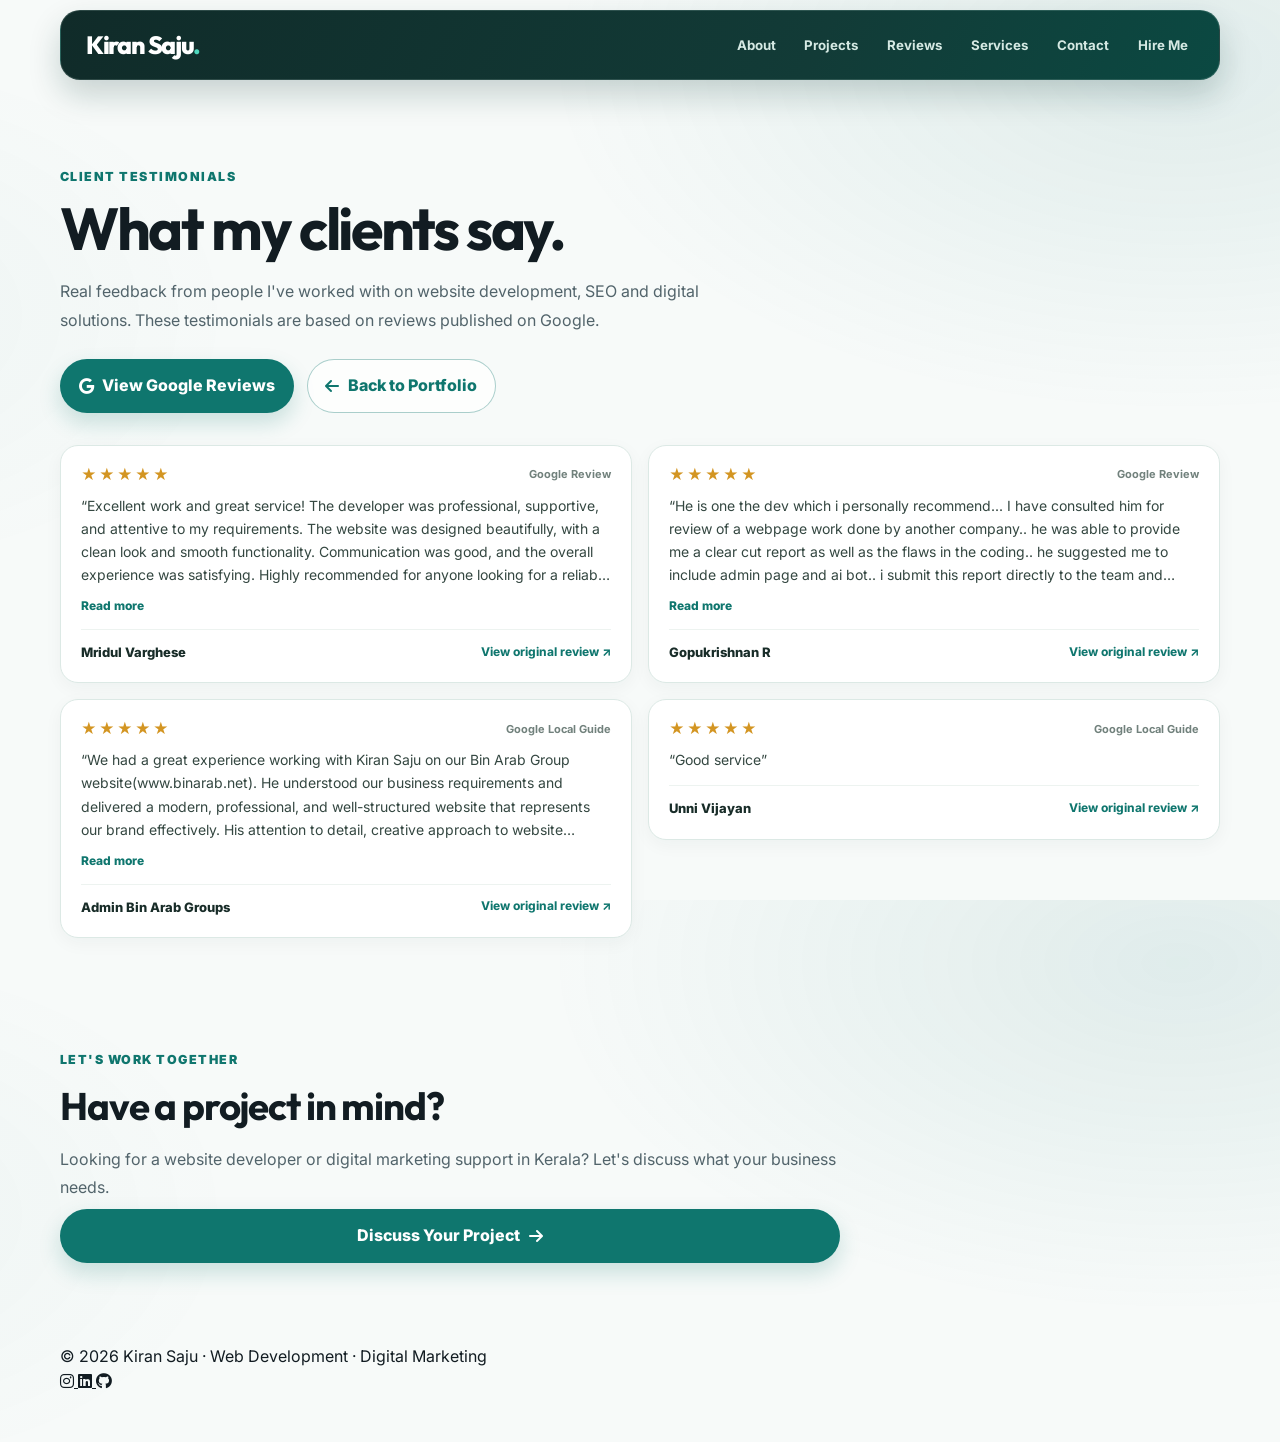
<file: reviews.html>
<!DOCTYPE html>
<html lang="en">

<head>
  <meta charset="UTF-8">

  <meta
    name="viewport"
    content="width=device-width, initial-scale=1.0"
  >

  <title>
    Client Reviews & Testimonials | Kiran Saju
  </title>

  <meta
    name="description"
    content="Read genuine Google client reviews for Kiran Saju, freelance web developer and digital marketer in Kerala. Explore feedback on website development, SEO and digital services."
  >

  <meta name="robots" content="index, follow">

  <link
    rel="canonical"
    href="https://www.kiransaju.in/reviews"
  >

  <meta name="theme-color" content="#0f766e">

  <link
    rel="icon"
    href="resource/favicon.ico"
  >

  <link
    href="https://fonts.googleapis.com"
    rel="preconnect"
  >

  <link
    href="https://fonts.gstatic.com"
    rel="preconnect"
    crossorigin
  >

  <link
    href="https://fonts.googleapis.com/css2?family=Inter:wght@300..800&family=Outfit:wght@400..700&display=swap"
    rel="stylesheet"
  >

  <link
    href="https://cdnjs.cloudflare.com/ajax/libs/font-awesome/6.5.0/css/all.min.css"
    rel="stylesheet"
  >

  <link href="assets/site.css" rel="stylesheet">
  <link href="assets/reviews.css" rel="stylesheet">

</head>

<body>

  <!-- HEADER -->
  <header id="site-header">

    <div class="container">

      <nav class="nav" aria-label="Primary navigation">

        <a class="brand" href="index.html">
          <span class="name">Kiran Saju</span>
        </a>

        <button
          class="nav-toggle"
          id="navToggle"
          aria-controls="primaryNav"
          aria-expanded="false"
        >
          <i class="fa-solid fa-bars"></i>
          <span>Menu</span>
        </button>

        <div class="nav-links" id="primaryNav">

          <a href="index.html#about">
            About
          </a>

          <a href="index.html#projects">
            Projects
          </a>

          <a href="index.html#reviews">
            Reviews
          </a>

          <a href="index.html#services">
            Services
          </a>

          <a href="index.html#contact">
            Contact
          </a>

          <a
            class="btn btn-outline"
            href="index.html#contact"
          >
            Hire Me
          </a>

        </div>

      </nav>

    </div>

  </header>


  <main class="container" id="main">

    <!-- REVIEWS PAGE -->
    <section class="all-reviews-page">

      <div class="all-reviews-hero reveal">

        <div class="kicker">
          CLIENT TESTIMONIALS
        </div>

        <h1>
          What my clients say.
        </h1>

        <p>
          Real feedback from people I've worked with
          on website development, SEO and digital
          solutions. These testimonials are based on
          reviews published on Google.
        </p>

        <div class="all-reviews-actions">

          <a
            class="btn btn-primary"
            href="https://share.google/8plk0joVCO0PRKPlR"
            target="_blank"
            rel="noopener noreferrer"
          >
            <i class="fa-brands fa-google"></i>
            View Google Reviews
          </a>

          <a
            class="btn btn-outline"
            href="index.html"
          >
            <i class="fa-solid fa-arrow-left"></i>
            Back to Portfolio
          </a>

        </div>

      </div>

      <!-- ALL REVIEW CARDS -->
      <div
        id="googleReviewCards"
        class="review-cards"
        data-limit="all"
        aria-label="All client reviews"
      ></div>

    </section>


    <!-- CONTACT CTA -->
    <section class="section-head">

      <div class="kicker">
        LET'S WORK TOGETHER
      </div>

      <h2>
        Have a project in mind?
      </h2>

      <p>
        Looking for a website developer or digital
        marketing support in Kerala? Let's discuss
        what your business needs.
      </p>

      <a
        class="btn btn-primary"
        href="index.html#contact"
      >
        Discuss Your Project
        <i class="fa-solid fa-arrow-right"></i>
      </a>

    </section>


    <!-- FOOTER -->
    <footer class="site-footer">

      <div class="footer-row">

        <div>
          &copy;
          <span id="year"></span>
          Kiran Saju · Web Development · Digital Marketing
        </div>

        <div class="footer-social">

          <a
            href="https://www.instagram.com/kiransaju.dev/"
            target="_blank"
            rel="noopener noreferrer"
            aria-label="Instagram"
          >
            <i class="fa-brands fa-instagram"></i>
          </a>

          <a
            href="https://www.linkedin.com/in/ksu/"
            target="_blank"
            rel="noopener noreferrer"
            aria-label="LinkedIn"
          >
            <i class="fa-brands fa-linkedin"></i>
          </a>

          <a
            href="https://github.com/kiran-saju"
            target="_blank"
            rel="noopener noreferrer"
            aria-label="GitHub"
          >
            <i class="fa-brands fa-github"></i>
          </a>

        </div>

      </div>

    </footer>

  </main>

  <script defer src="assets/site.js"></script>
  <script defer src="assets/reviews.js"></script>

</body>
</html>
</file>
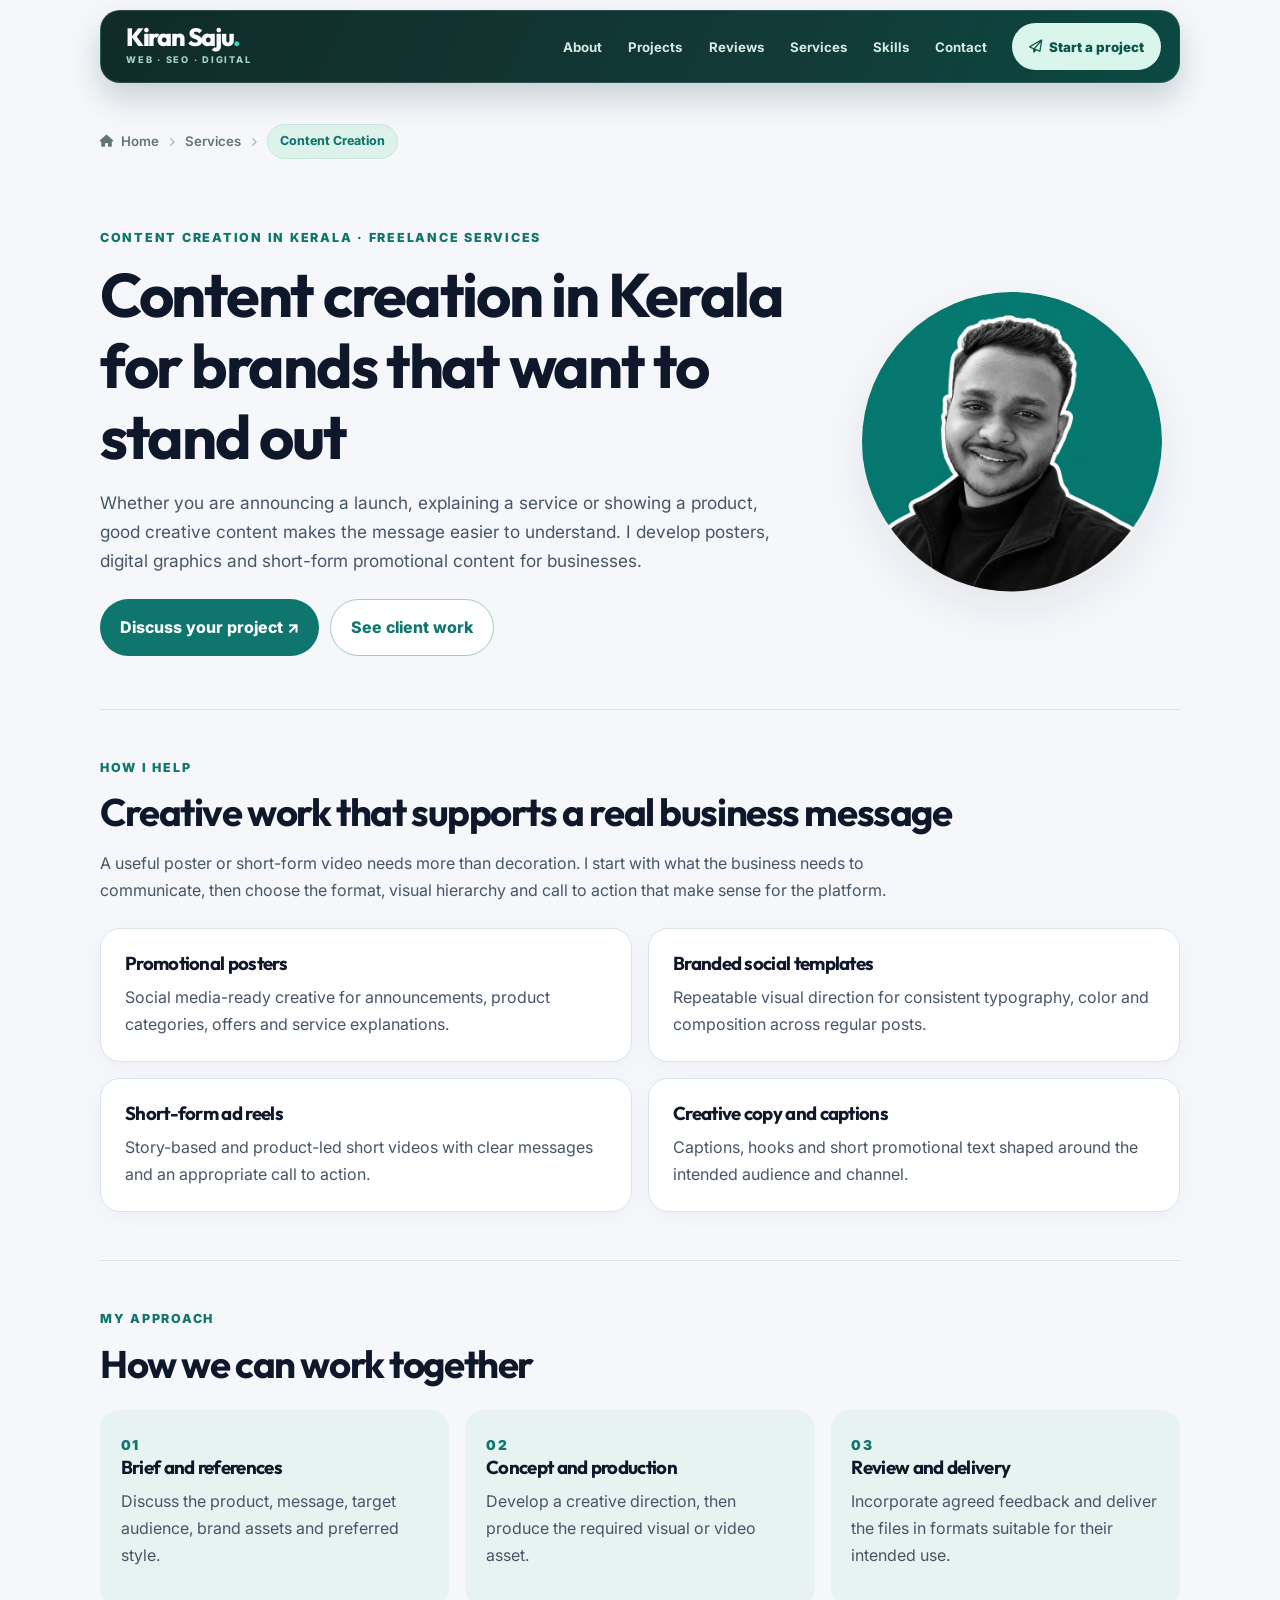
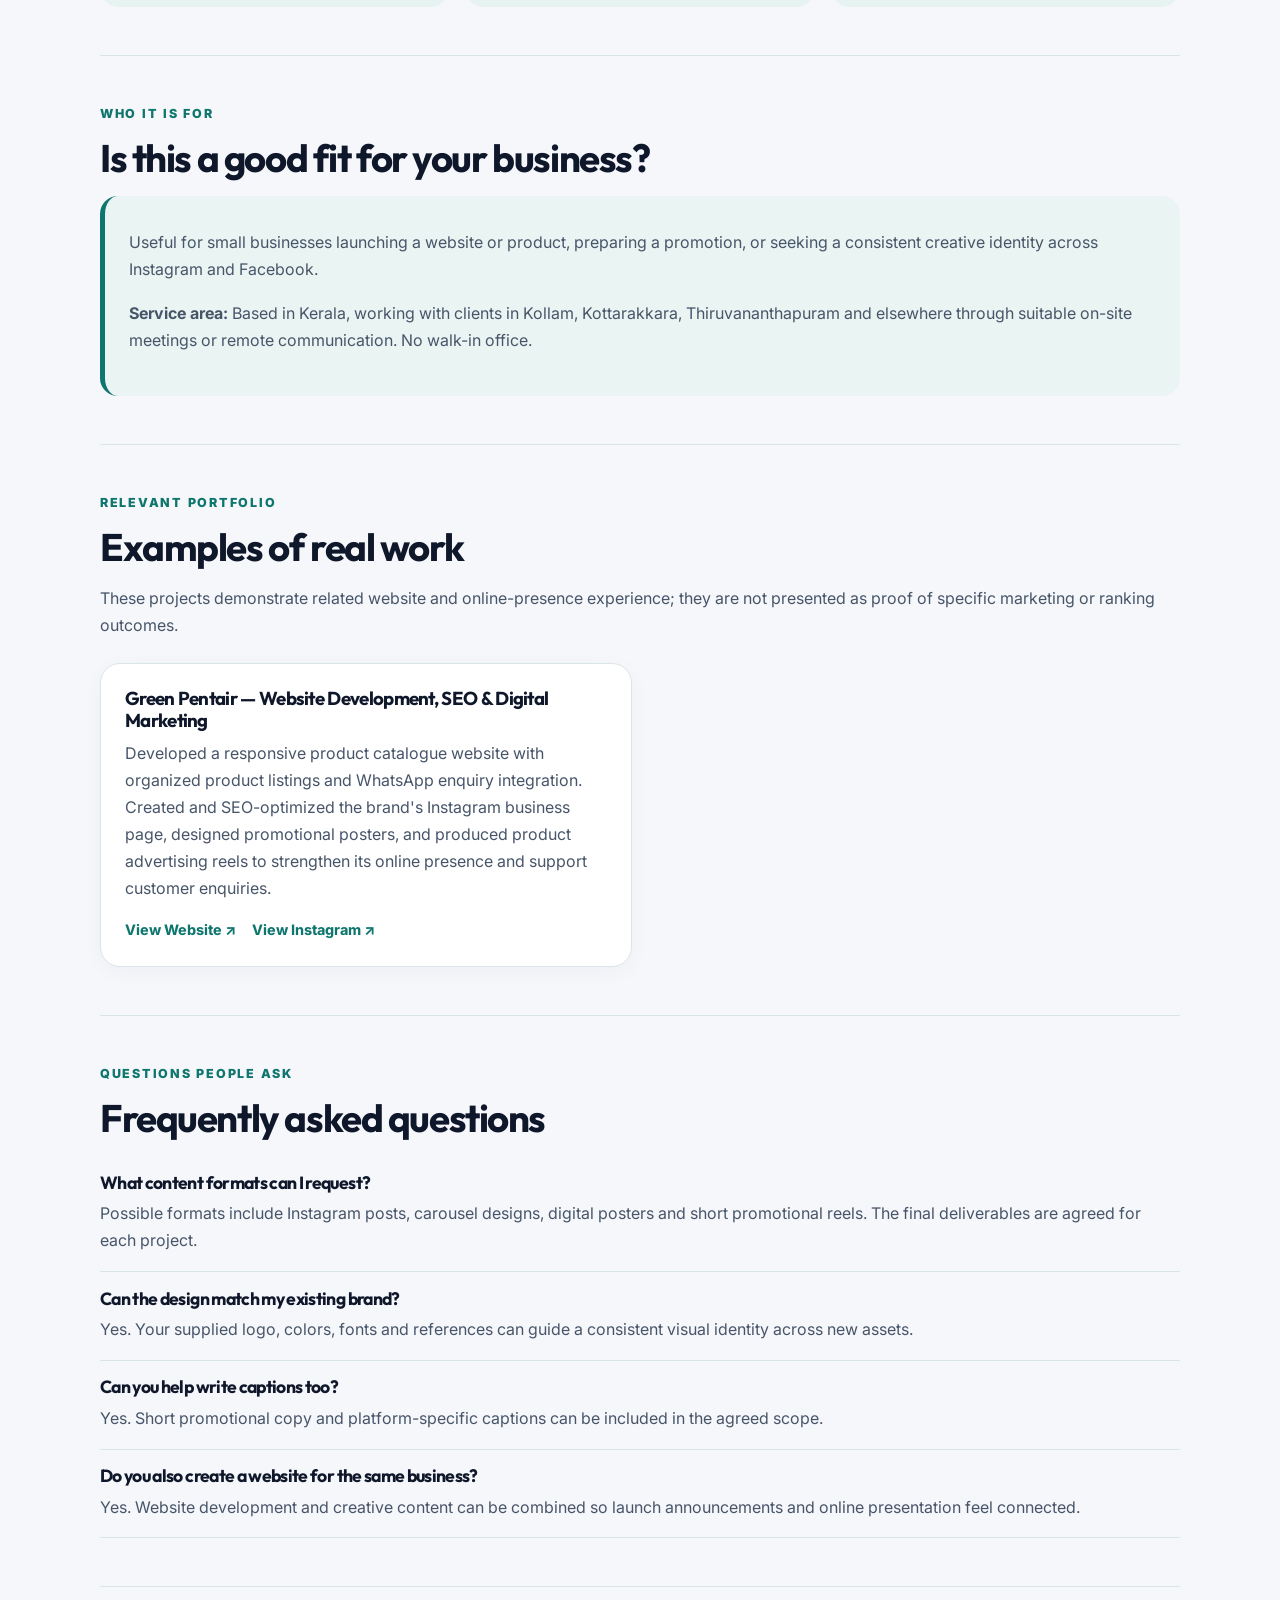
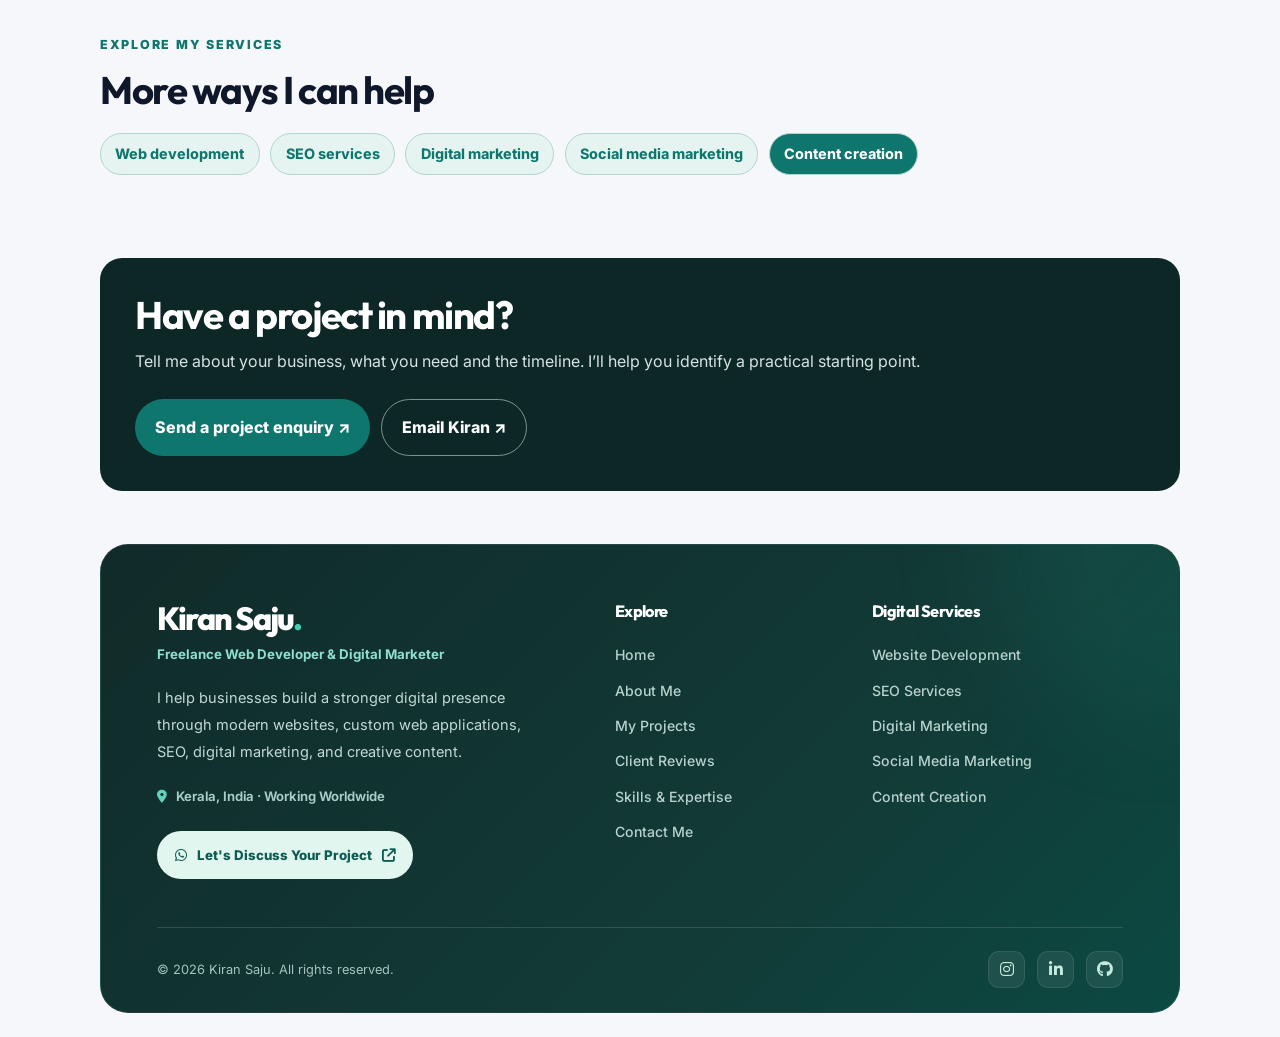
<file: services/content-creation-kerala.html>
<!DOCTYPE html>
<html lang="en-IN">
 <head>
  <meta charset="utf-8"/>
  <meta content="width=device-width, initial-scale=1" name="viewport"/>
  <title>
   Content Creation in Kerala | Posters &amp; Promotional Reels &ndash; Kiran Saju
  </title>
  <meta content="Freelance content creator in Kerala for business posters, branded graphics, promotional reels and social media campaign creatives. View services and request a quote." name="description"/>
  <meta content="index,follow,max-image-preview:large" name="robots"/>
  <link href="https://www.kiransaju.in/services/content-creation-kerala" rel="canonical"/>
  <meta content="#0f766e" name="theme-color"/>
  <meta content="website" property="og:type"/>
  <meta content="Content Creation in Kerala | Posters &amp; Promotional Reels &ndash; Kiran Saju" property="og:title"/>
  <meta content="Freelance content creator in Kerala for business posters, branded graphics, promotional reels and social media campaign creatives. View services and request a quote." property="og:description"/>
  <meta content="https://www.kiransaju.in/services/content-creation-kerala" property="og:url"/>
  <meta content="https://www.kiransaju.in/resource/og-cover.png" property="og:image"/>
  <meta content="summary_large_image" name="twitter:card"/>
  <meta content="Content Creation in Kerala | Posters &amp; Promotional Reels &ndash; Kiran Saju" name="twitter:title"/>
  <meta content="Freelance content creator in Kerala for business posters, branded graphics, promotional reels and social media campaign creatives. View services and request a quote." name="twitter:description"/>
  <meta content="https://www.kiransaju.in/resource/og-cover.png" name="twitter:image"/>
  <link href="../resource/favicon.ico" rel="icon"/>
  <link href="https://fonts.googleapis.com" rel="preconnect"/>
  <link crossorigin="" href="https://fonts.gstatic.com" rel="preconnect"/>
  <link href="https://fonts.googleapis.com/css2?family=Inter:wght@400;500;600;700;800&amp;family=Outfit:wght@500;600;700;800&amp;display=swap" rel="stylesheet"/>
  <link href="../assets/seo-pages.css" rel="stylesheet"/>
  <script type="application/ld+json">
   {
  "@context": "https://schema.org",
  "@graph": [
    {
      "@type": "Person",
      "@id": "https://www.kiransaju.in/#person",
      "name": "Kiran Saju",
      "url": "https://www.kiransaju.in/",
      "image": "https://www.kiransaju.in/resource/dp-insta.webp",
      "email": "workwithkiransaju@gmail.com",
      "jobTitle": "Freelance Web Developer and Digital Marketing Specialist",
      "sameAs": [
        "https://www.instagram.com/kiransaju.dev/",
        "https://www.linkedin.com/in/ksu/",
        "https://github.com/kiran-saju"
      ],
      "knowsAbout": [
        "Website Development",
        "Django Web Applications",
        "Technical SEO",
        "On-Page SEO",
        "Digital Marketing",
        "Social Media Marketing",
        "Content Creation"
      ]
    },
    {
      "@type": "WebPage",
      "@id": "https://www.kiransaju.in/services/content-creation-kerala#webpage",
      "url": "https://www.kiransaju.in/services/content-creation-kerala",
      "name": "Content Creation in Kerala | Posters & Promotional Reels – Kiran Saju",
      "description": "Freelance content creator in Kerala for business posters, branded graphics, promotional reels and social media campaign creatives. View services and request a quote.",
      "inLanguage": "en-IN",
      "about": {
        "@id": "https://www.kiransaju.in/services/content-creation-kerala#service"
      }
    },
    {
      "@type": "Service",
      "@id": "https://www.kiransaju.in/services/content-creation-kerala#service",
      "name": "Graphic design for social media, posters, branded campaign creative and promotional reels",
      "serviceType": "Content creation",
      "provider": {
        "@id": "https://www.kiransaju.in/#person"
      },
      "areaServed": {
        "@type": "AdministrativeArea",
        "name": "Kerala, India"
      },
      "url": "https://www.kiransaju.in/services/content-creation-kerala",
      "description": "Freelance content creator in Kerala for business posters, branded graphics, promotional reels and social media campaign creatives. View services and request a quote."
    }
  ]
}
  </script>
   <link rel="stylesheet" href="https://cdnjs.cloudflare.com/ajax/libs/font-awesome/6.5.0/css/all.min.css"/>
</head>
 <body class="service-page">
  <a class="skip" href="#content">
   Skip to content
  </a>
<!-- PREMIUM NAVIGATION (same look as homepage) -->
<header id="site-header" class="service-site-header">
  <div class="container">
    <nav class="nav" aria-label="Primary navigation">
      <a class="brand" href="../index.html#home" aria-label="Kiran Saju – homepage">
        <span class="name">Kiran Saju</span>
        <span class="brand-caption">WEB · SEO · DIGITAL</span>
      </a>

      <button type="button" class="nav-toggle" id="navToggle"
              aria-controls="primaryNav" aria-expanded="false">
        <i class="fa-solid fa-bars" aria-hidden="true"></i>
        <span>Menu</span>
      </button>

      <div class="nav-links" id="primaryNav">
        <a href="../index.html#about">About</a>
        <a href="../index.html#projects">Projects</a>
        <a href="../index.html#reviews">Reviews</a>
        <a href="../index.html#services">Services</a>
        <a href="../index.html#skills">Skills</a>
        <a href="../index.html#contact">Contact</a>
        <a class="nav-cta" href="../index.html#contact">
          <i class="fa-regular fa-paper-plane" aria-hidden="true"></i>
          Start a project
        </a>
      </div>
    </nav>
  </div>
</header>
<!-- END PREMIUM NAVIGATION -->
  <main class="container" id="content">
   
<!-- BREADCRUMB NAVIGATION -->
<nav class="breadcrumb" aria-label="Breadcrumb">

  <a href="../index.html" class="breadcrumb-link">
    <i class="fa-solid fa-house" aria-hidden="true"></i>
    Home
  </a>

  <i class="fa-solid fa-chevron-right breadcrumb-separator"
     aria-hidden="true"></i>

  <a href="../index.html#services" class="breadcrumb-link">
    Services
  </a>

  <i class="fa-solid fa-chevron-right breadcrumb-separator"
     aria-hidden="true"></i>

  <span class="breadcrumb-current" aria-current="page">
    Content Creation
  </span>

</nav>
<!-- END BREADCRUMB -->

   <section class="hero">
    <div>
     <p class="eyebrow">
      Content creation in Kerala &middot; Freelance services
     </p>
     <h1>
      Content creation in Kerala for brands that want to stand out
     </h1>
     <p class="lead">
      Whether you are announcing a launch, explaining a service or showing a product, good creative content makes the message easier to understand. I develop posters, digital graphics and short-form promotional content for businesses.
     </p>
     <div class="actions">
      <a class="btn primary" href="../index.html#contact">
       Discuss your project &nearrow;
      </a>
      <a class="btn secondary" href="../index.html#projects">
       See client work
      </a>
     </div>
    </div>
    <div class="avatar-shell">
     <img alt="Kiran Saju, freelance web developer and digital marketer in Kerala" fetchpriority="high" height="300" src="../resource/dp-insta.webp" width="300"/>
    </div>
   </section>
   <section class="section">
    <p class="eyebrow">
     How I help
    </p>
    <h2>
     Creative work that supports a real business message
    </h2>
    <p class="section-intro">
     A useful poster or short-form video needs more than decoration. I start with what the business needs to communicate, then choose the format, visual hierarchy and call to action that make sense for the platform.
    </p>
    <div class="cards">
     <article class="card">
      <h3>
       Promotional posters
      </h3>
      <p>
       Social media-ready creative for announcements, product categories, offers and service explanations.
      </p>
     </article>
     <article class="card">
      <h3>
       Branded social templates
      </h3>
      <p>
       Repeatable visual direction for consistent typography, color and composition across regular posts.
      </p>
     </article>
     <article class="card">
      <h3>
       Short-form ad reels
      </h3>
      <p>
       Story-based and product-led short videos with clear messages and an appropriate call to action.
      </p>
     </article>
     <article class="card">
      <h3>
       Creative copy and captions
      </h3>
      <p>
       Captions, hooks and short promotional text shaped around the intended audience and channel.
      </p>
     </article>
    </div>
   </section>
   <section class="section">
    <p class="eyebrow">
     My approach
    </p>
    <h2>
     How we can work together
    </h2>
    <div class="steps">
     <article class="step">
      <span class="number">
       01
      </span>
      <h3>
       Brief and references
      </h3>
      <p>
       Discuss the product, message, target audience, brand assets and preferred style.
      </p>
     </article>
     <article class="step">
      <span class="number">
       02
      </span>
      <h3>
       Concept and production
      </h3>
      <p>
       Develop a creative direction, then produce the required visual or video asset.
      </p>
     </article>
     <article class="step">
      <span class="number">
       03
      </span>
      <h3>
       Review and delivery
      </h3>
      <p>
       Incorporate agreed feedback and deliver the files in formats suitable for their intended use.
      </p>
     </article>
    </div>
   </section>
   <section class="section">
    <p class="eyebrow">
     Who it is for
    </p>
    <h2>
     Is this a good fit for your business?
    </h2>
    <div class="fit">
     <p>
      Useful for small businesses launching a website or product, preparing a promotion, or seeking a consistent creative identity across Instagram and Facebook.
     </p>
     <p>
      <strong>
       Service area:
      </strong>
      Based in Kerala, working with clients in Kollam, Kottarakkara, Thiruvananthapuram and elsewhere through suitable on-site meetings or remote communication. No walk-in office.
     </p>
    </div>
   </section>
   <section class="section">
    <p class="eyebrow">
     Relevant portfolio
    </p>
    <h2>
     Examples of real work
    </h2>
    <p>
     These projects demonstrate related website and online-presence experience; they are not presented as proof of specific marketing or ranking outcomes.
    </p>
    <div class="cards">

<article class="card proof">
  <h3>
    Green Pentair — Website Development,
    SEO & Digital Marketing
  </h3>

  <p>
    Developed a responsive product catalogue website
    with organized product listings and WhatsApp enquiry
    integration. Created and SEO-optimized the brand's
    Instagram business page, designed promotional posters,
    and produced product advertising reels to strengthen
    its online presence and support customer enquiries.
  </p>

  <div class="project-links">
    <a
      href="https://www.greenpentair.com/"
      target="_blank"
      rel="noopener noreferrer"
    >
      View Website ↗
    </a>

    <a
      href="https://www.instagram.com/greenpentair/"
      target="_blank"
      rel="noopener noreferrer"
    >
      View Instagram ↗
    </a>
  </div>
</article>

    </div>
   </section>
   <section class="section">
    <p class="eyebrow">
     Questions people ask
    </p>
    <h2>
     Frequently asked questions
    </h2>
    <article class="faq-item">
     <h3>
      What content formats can I request?
     </h3>
     <p>
      Possible formats include Instagram posts, carousel designs, digital posters and short promotional reels. The final deliverables are agreed for each project.
     </p>
    </article>
    <article class="faq-item">
     <h3>
      Can the design match my existing brand?
     </h3>
     <p>
      Yes. Your supplied logo, colors, fonts and references can guide a consistent visual identity across new assets.
     </p>
    </article>
    <article class="faq-item">
     <h3>
      Can you help write captions too?
     </h3>
     <p>
      Yes. Short promotional copy and platform-specific captions can be included in the agreed scope.
     </p>
    </article>
    <article class="faq-item">
     <h3>
      Do you also create a website for the same business?
     </h3>
     <p>
      Yes. Website development and creative content can be combined so launch announcements and online presentation feel connected.
     </p>
    </article>
   </section>
   <section class="section">
    <p class="eyebrow">
     Explore my services
    </p>
    <h2>
     More ways I can help
    </h2>
    <div class="service-directory">
     <a href="web-development-kerala.html">
      Web development
     </a>
     <a href="seo-services-kerala.html">
      SEO services
     </a>
     <a href="digital-marketing-kerala.html">
      Digital marketing
     </a>
     <a href="social-media-marketing-kerala.html">
      Social media marketing
     </a>
     <a aria-current="page" href="content-creation-kerala.html">
      Content creation
     </a>
    </div>
   </section>
   <section class="cta-section">
    <h2>
     Have a project in mind?
    </h2>
    <p>
     Tell me about your business, what you need and the timeline. I&rsquo;ll help you identify a practical starting point.
    </p>
    <div class="actions">
     <a class="btn primary" href="../index.html#contact">
      Send a project enquiry &nearrow;
     </a>


<a
  class="btn secondary"
  href="https://mail.google.com/mail/?view=cm&amp;fs=1&amp;to=workwithkiransaju@gmail.com&amp;su=Content%20Creation%20Enquiry"
  target="_blank"
  rel="noopener noreferrer"
>
  Email Kiran ↗
</a>


    </div>
   </section>
  </main>
 
<!-- PREMIUM PORTFOLIO FOOTER -->
<footer class="portfolio-footer">
  <div class="footer-content">
    <div class="footer-brand-block">
      <a class="footer-logo" href="../index.html#home">Kiran Saju<span>.</span></a>
      <p class="footer-profession">Freelance Web Developer &amp; Digital Marketer</p>
      <p class="footer-description">
        I help businesses build a stronger digital presence through modern websites,
        custom web applications, SEO, digital marketing, and creative content.
      </p>
      <div class="footer-location">
        <i class="fa-solid fa-location-dot" aria-hidden="true"></i>
        Kerala, India · Working Worldwide
      </div>
      <a class="footer-contact-btn" href="https://wa.me/917034540528"
         target="_blank" rel="noopener noreferrer">
        <i class="fa-brands fa-whatsapp" aria-hidden="true"></i>
        Let's Discuss Your Project
        <i class="fa-solid fa-arrow-up-right-from-square" aria-hidden="true"></i>
      </a>
    </div>

    <div class="footer-column">
      <h3>Explore</h3>
      <nav aria-label="Footer navigation">
        <a href="../index.html#home">Home</a>
        <a href="../index.html#about">About Me</a>
        <a href="../index.html#projects">My Projects</a>
        <a href="../index.html#reviews">Client Reviews</a>
        <a href="../index.html#skills">Skills &amp; Expertise</a>
        <a href="../index.html#contact">Contact Me</a>
      </nav>
    </div>

    <div class="footer-column">
      <h3>Digital Services</h3>
      <nav aria-label="Footer services">
        <a href="web-development-kerala.html">Website Development</a>
        <a href="seo-services-kerala.html">SEO Services</a>
        <a href="digital-marketing-kerala.html">Digital Marketing</a>
        <a href="social-media-marketing-kerala.html">Social Media Marketing</a>
        <a href="content-creation-kerala.html">Content Creation</a>
      </nav>
    </div>
  </div>

  <div class="footer-bottom">
    <p>&copy; <span id="year">2026</span> Kiran Saju. All rights reserved.</p>
    <div class="footer-social-links">
      <a href="https://www.instagram.com/kiransaju.dev/"
         aria-label="Instagram" target="_blank" rel="noopener noreferrer">
        <i class="fa-brands fa-instagram" aria-hidden="true"></i>
      </a>
      <a href="https://www.linkedin.com/in/ksu/"
         aria-label="LinkedIn" target="_blank" rel="noopener noreferrer">
        <i class="fa-brands fa-linkedin-in" aria-hidden="true"></i>
      </a>
      <a href="https://github.com/kiran-saju"
         aria-label="GitHub" target="_blank" rel="noopener noreferrer">
        <i class="fa-brands fa-github" aria-hidden="true"></i>
      </a>
    </div>
  </div>
</footer>
<!-- END PREMIUM PORTFOLIO FOOTER -->
   <script src="../assets/site.js" defer></script>
</body>
</html>
</file>
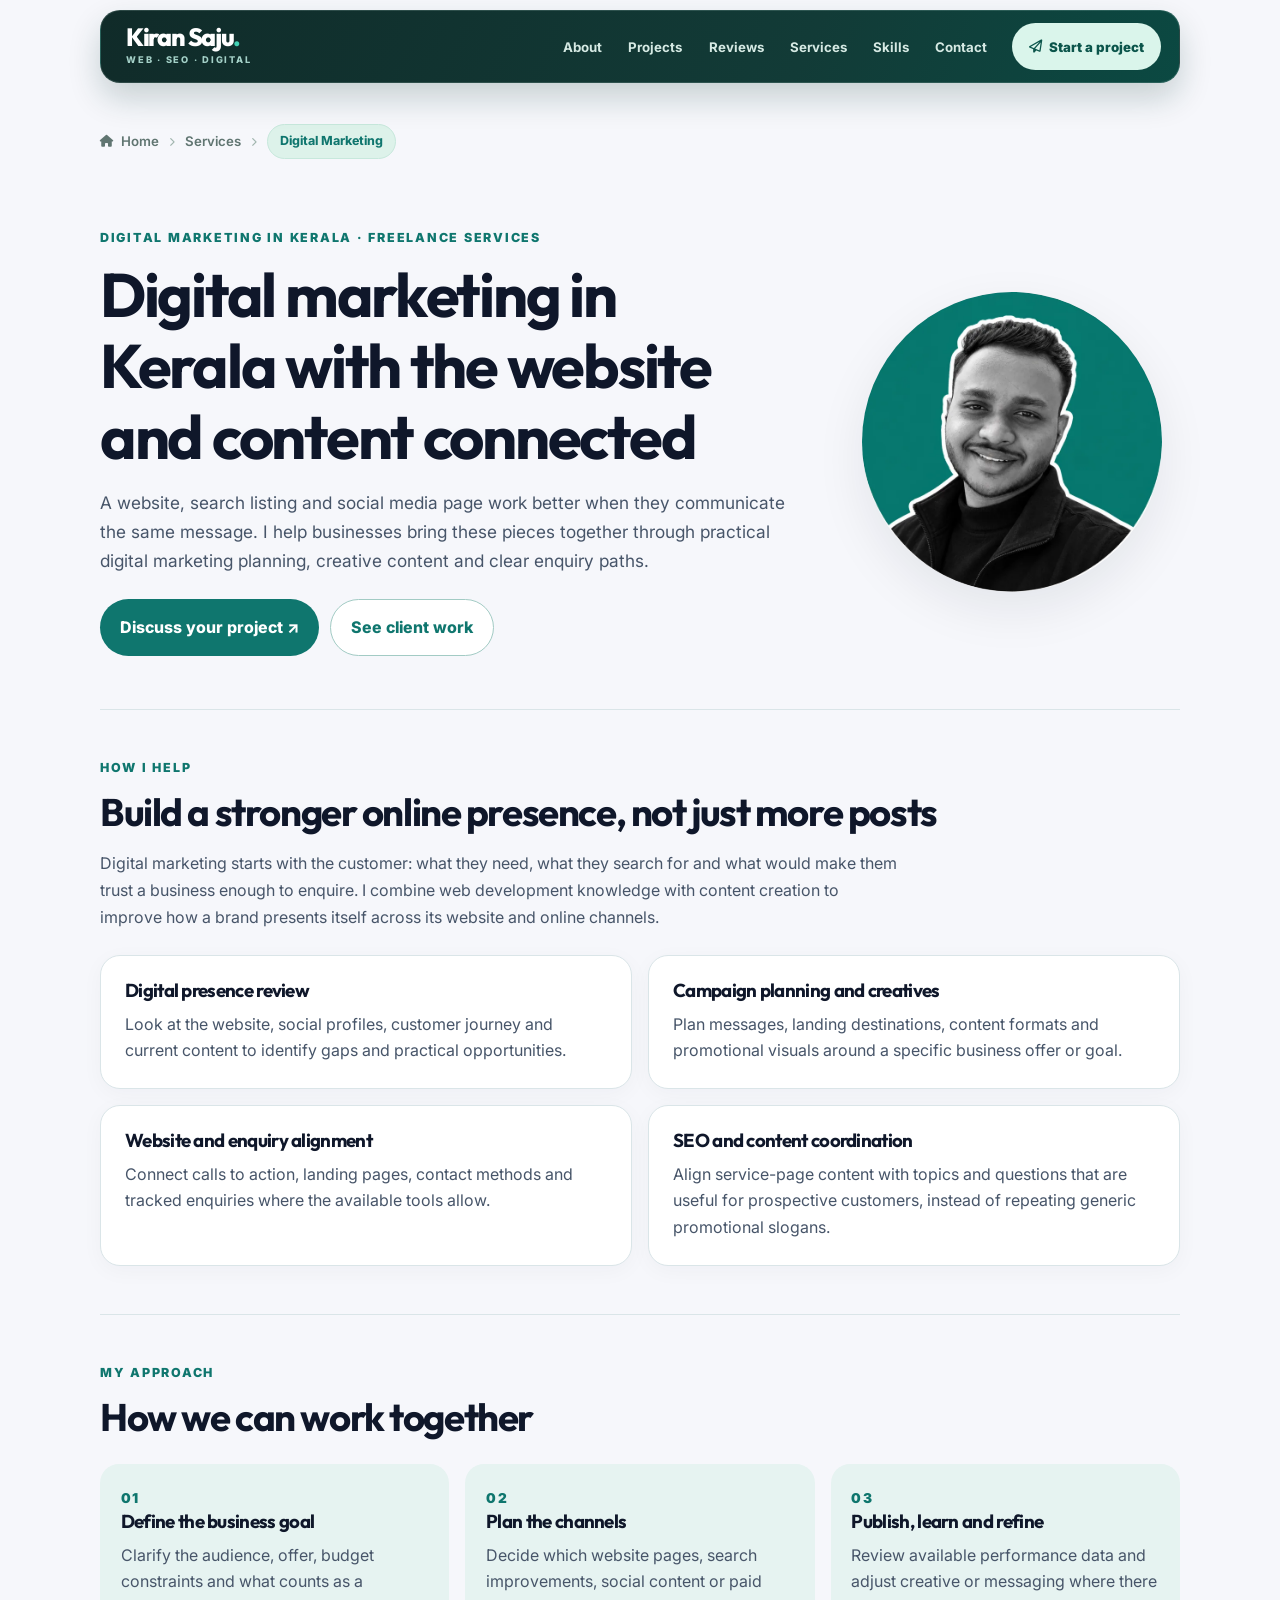
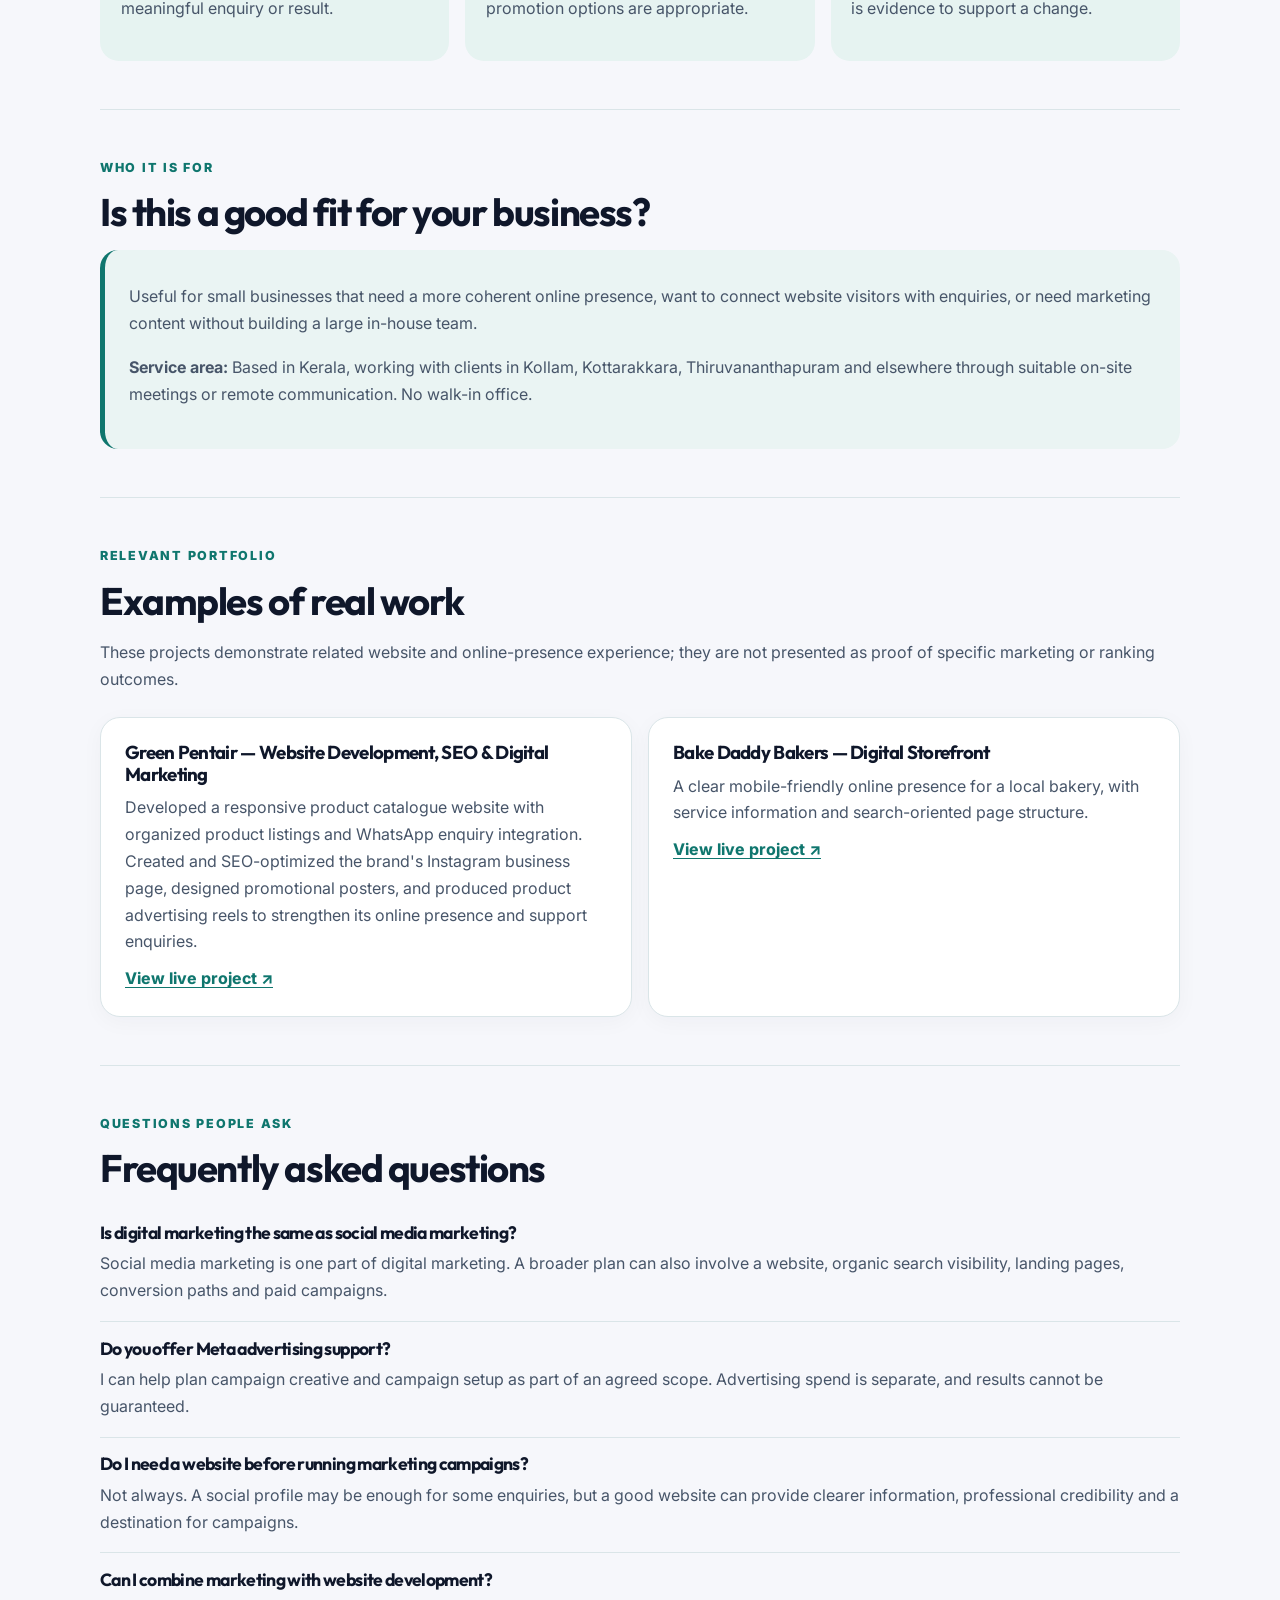
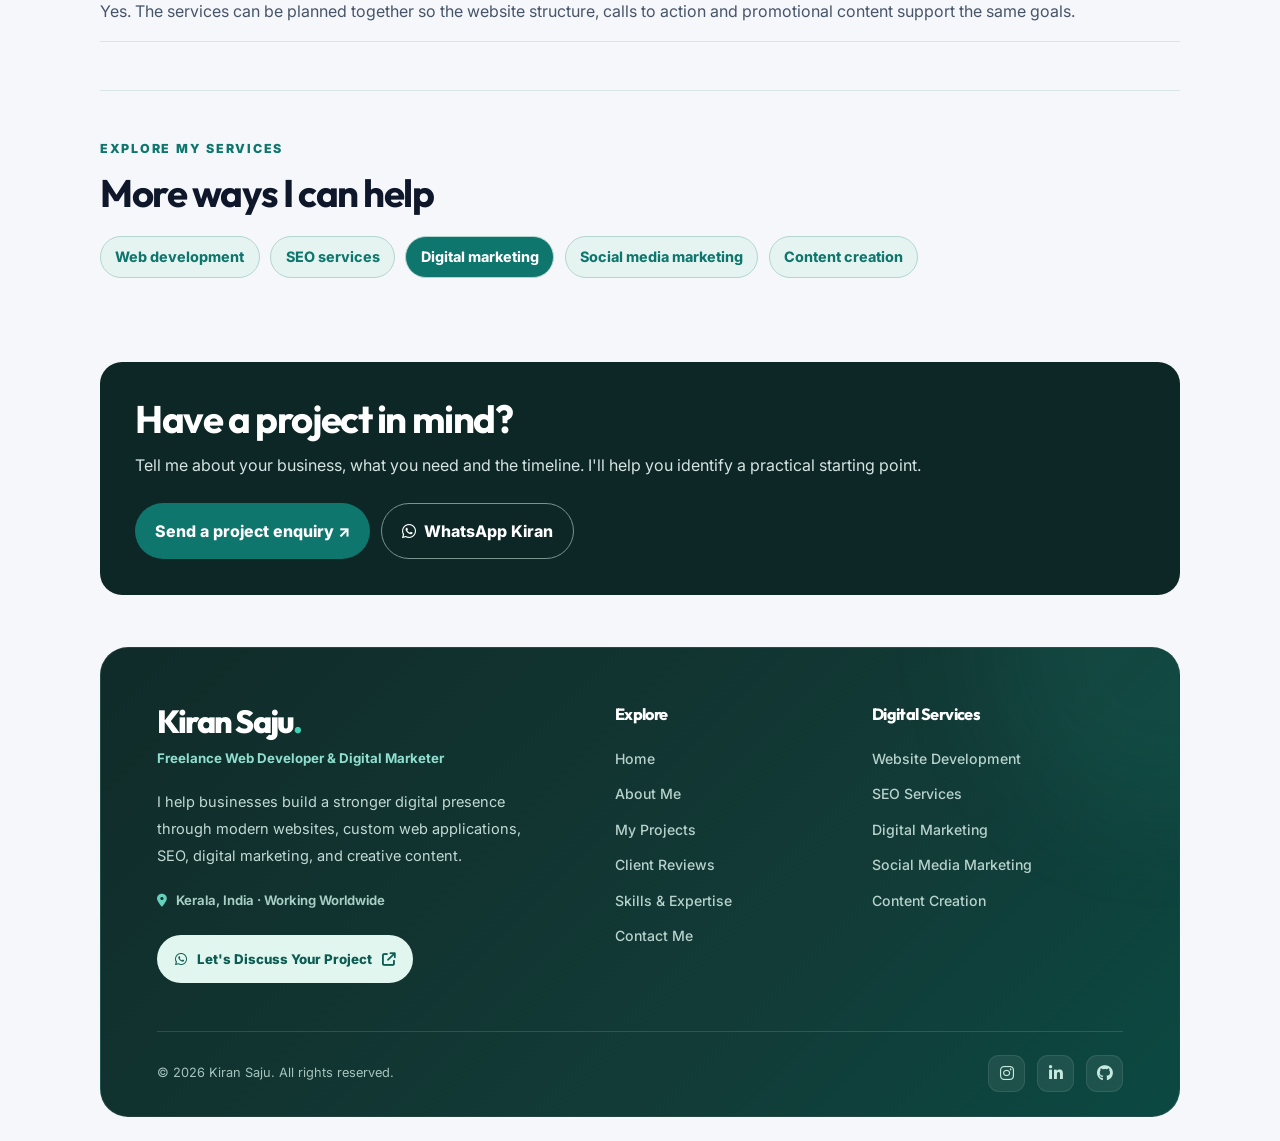
<file: services/digital-marketing-kerala.html>
<!DOCTYPE html>
<html lang="en-IN">

<head>
  <meta charset="utf-8">
  <meta name="viewport" content="width=device-width, initial-scale=1">

  <!-- PRIMARY SEO -->
  <title>Digital Marketing Freelancer in Kerala | Kiran Saju</title>

  <meta
    name="description"
    content="Freelance digital marketing support in Kerala: online visibility, content strategy, campaign creatives and website-led enquiries. Explore services and enquire."
  >

  <meta name="robots" content="index,follow,max-image-preview:large">

  <link
    rel="canonical"
    href="https://www.kiransaju.in/services/digital-marketing-kerala"
  >

  <meta name="theme-color" content="#0f766e">

  <!-- OPEN GRAPH -->
  <meta property="og:type" content="website">

  <meta
    property="og:title"
    content="Digital Marketing Freelancer in Kerala | Kiran Saju"
  >

  <meta
    property="og:description"
    content="Freelance digital marketing support in Kerala: online visibility, content strategy, campaign creatives and website-led enquiries. Explore services and enquire."
  >

  <meta
    property="og:url"
    content="https://www.kiransaju.in/services/digital-marketing-kerala"
  >

  <meta
    property="og:image"
    content="https://www.kiransaju.in/resource/og-cover.png"
  >

  <!-- TWITTER -->
  <meta name="twitter:card" content="summary_large_image">

  <meta
    name="twitter:title"
    content="Digital Marketing Freelancer in Kerala | Kiran Saju"
  >

  <meta
    name="twitter:description"
    content="Freelance digital marketing support in Kerala: online visibility, content strategy, campaign creatives and website-led enquiries. Explore services and enquire."
  >

  <meta
    name="twitter:image"
    content="https://www.kiransaju.in/resource/og-cover.png"
  >

  <!-- FAVICON -->
  <link rel="icon" href="../resource/favicon.ico">

  <!-- FONTS -->
  <link rel="preconnect" href="https://fonts.googleapis.com">

  <link
    rel="preconnect"
    href="https://fonts.gstatic.com"
    crossorigin
  >

  <link
    href="https://fonts.googleapis.com/css2?family=Inter:wght@400;500;600;700;800&amp;family=Outfit:wght@500;600;700;800&amp;display=swap"
    rel="stylesheet"
  >

  <!-- ICONS -->
  <link
    rel="stylesheet"
    href="https://cdnjs.cloudflare.com/ajax/libs/font-awesome/6.5.0/css/all.min.css"
  >

  <!-- SERVICE PAGE CSS -->
  <link rel="stylesheet" href="../assets/seo-pages.css">

  <!-- STRUCTURED DATA -->
  <script type="application/ld+json">
  {
    "@context": "https://schema.org",
    "@graph": [
      {
        "@type": "Person",
        "@id": "https://www.kiransaju.in/#person",
        "name": "Kiran Saju",
        "url": "https://www.kiransaju.in/",
        "image": "https://www.kiransaju.in/resource/dp-insta.webp",
        "email": "workwithkiransaju@gmail.com",
        "jobTitle": "Freelance Web Developer and Digital Marketing Specialist",
        "sameAs": [
          "https://www.instagram.com/kiransaju.dev/",
          "https://www.linkedin.com/in/ksu/",
          "https://github.com/kiran-saju"
        ],
        "knowsAbout": [
          "Website Development",
          "Django Web Applications",
          "Technical SEO",
          "On-Page SEO",
          "Digital Marketing",
          "Social Media Marketing",
          "Content Creation"
        ]
      },
      {
        "@type": "WebPage",
        "@id": "https://www.kiransaju.in/services/digital-marketing-kerala#webpage",
        "url": "https://www.kiransaju.in/services/digital-marketing-kerala",
        "name": "Digital Marketing Freelancer in Kerala | Kiran Saju",
        "description": "Freelance digital marketing support in Kerala: online visibility, content strategy, campaign creatives and website-led enquiries. Explore services and enquire.",
        "inLanguage": "en-IN",
        "about": {
          "@id": "https://www.kiransaju.in/services/digital-marketing-kerala#service"
        }
      },
      {
        "@type": "Service",
        "@id": "https://www.kiransaju.in/services/digital-marketing-kerala#service",
        "name": "Digital marketing planning, campaign content, landing-page coordination and online presence improvements",
        "serviceType": "Digital marketing",
        "provider": {
          "@id": "https://www.kiransaju.in/#person"
        },
        "areaServed": {
          "@type": "AdministrativeArea",
          "name": "Kerala, India"
        },
        "url": "https://www.kiransaju.in/services/digital-marketing-kerala",
        "description": "Freelance digital marketing support in Kerala: online visibility, content strategy, campaign creatives and website-led enquiries. Explore services and enquire."
      }
    ]
  }
  </script>

</head>

<body class="service-page">

  <!-- SKIP LINK -->
  <a class="skip" href="#content">
    Skip to content
  </a>


  <!-- ========================================
       PREMIUM NAVBAR
       ======================================== -->

  <header id="site-header" class="service-site-header">

    <div class="container">

      <nav class="nav" aria-label="Primary navigation">

        <!-- BRAND -->
        <a
          class="brand"
          href="../index.html#home"
          aria-label="Kiran Saju – Homepage"
        >
          <span class="name">Kiran Saju</span>

          <span class="brand-caption">
            WEB · SEO · DIGITAL
          </span>
        </a>

        <!-- MOBILE MENU -->
        <button
          type="button"
          class="nav-toggle"
          id="navToggle"
          aria-controls="primaryNav"
          aria-expanded="false"
        >
          <i
            class="fa-solid fa-bars"
            aria-hidden="true"
          ></i>

          <span>Menu</span>
        </button>

        <!-- NAVIGATION LINKS -->
        <div class="nav-links" id="primaryNav">

          <a href="../index.html#about">
            About
          </a>

          <a href="../index.html#projects">
            Projects
          </a>

          <a href="../index.html#reviews">
            Reviews
          </a>

          <a href="../index.html#services">
            Services
          </a>

          <a href="../index.html#skills">
            Skills
          </a>

          <a href="../index.html#contact">
            Contact
          </a>

          <a
            class="nav-cta"
            href="../index.html#contact"
          >
            <i
              class="fa-regular fa-paper-plane"
              aria-hidden="true"
            ></i>

            Start a project
          </a>

        </div>

      </nav>

    </div>

  </header>

  <!-- END NAVBAR -->


  <main class="container" id="content">

    <!-- ========================================
         MODERN BREADCRUMB
         ======================================== -->

    <nav class="breadcrumb" aria-label="Breadcrumb">

      <a
        href="../index.html"
        class="breadcrumb-link"
      >
        <i
          class="fa-solid fa-house"
          aria-hidden="true"
        ></i>

        Home
      </a>

      <i
        class="fa-solid fa-chevron-right breadcrumb-separator"
        aria-hidden="true"
      ></i>

      <a
        href="../index.html#services"
        class="breadcrumb-link"
      >
        Services
      </a>

      <i
        class="fa-solid fa-chevron-right breadcrumb-separator"
        aria-hidden="true"
      ></i>

      <span class="breadcrumb-current" aria-current="page">
        Digital Marketing
      </span>

    </nav>


    <!-- ========================================
         HERO SECTION
         ======================================== -->

    <section class="hero">

      <div>

        <p class="eyebrow">
          Digital marketing in Kerala · Freelance services
        </p>

        <h1>
          Digital marketing in Kerala with the website
          and content connected
        </h1>

        <p class="lead">
          A website, search listing and social media page
          work better when they communicate the same message.
          I help businesses bring these pieces together
          through practical digital marketing planning,
          creative content and clear enquiry paths.
        </p>

        <div class="actions">

          <a
            class="btn primary"
            href="../index.html#contact"
          >
            Discuss your project ↗
          </a>

          <a
            class="btn secondary"
            href="../index.html#projects"
          >
            See client work
          </a>

        </div>

      </div>

      <div class="avatar-shell">

        <img
          src="../resource/dp-insta.webp"
          alt="Kiran Saju, freelance web developer and digital marketer in Kerala"
          width="300"
          height="300"
          fetchpriority="high"
        >

      </div>

    </section>


    <!-- ========================================
         HOW I HELP
         ======================================== -->

    <section class="section">

      <p class="eyebrow">
        How I help
      </p>

      <h2>
        Build a stronger online presence,
        not just more posts
      </h2>

      <p class="section-intro">
        Digital marketing starts with the customer:
        what they need, what they search for and what
        would make them trust a business enough to enquire.
        I combine web development knowledge with content
        creation to improve how a brand presents itself
        across its website and online channels.
      </p>

      <div class="cards">

        <article class="card">

          <h3>
            Digital presence review
          </h3>

          <p>
            Look at the website, social profiles,
            customer journey and current content to
            identify gaps and practical opportunities.
          </p>

        </article>

        <article class="card">

          <h3>
            Campaign planning and creatives
          </h3>

          <p>
            Plan messages, landing destinations, content
            formats and promotional visuals around a
            specific business offer or goal.
          </p>

        </article>

        <article class="card">

          <h3>
            Website and enquiry alignment
          </h3>

          <p>
            Connect calls to action, landing pages,
            contact methods and tracked enquiries
            where the available tools allow.
          </p>

        </article>

        <article class="card">

          <h3>
            SEO and content coordination
          </h3>

          <p>
            Align service-page content with topics and
            questions that are useful for prospective
            customers, instead of repeating generic
            promotional slogans.
          </p>

        </article>

      </div>

    </section>


    <!-- ========================================
         MY APPROACH
         ======================================== -->

    <section class="section">

      <p class="eyebrow">
        My approach
      </p>

      <h2>
        How we can work together
      </h2>

      <div class="steps">

        <article class="step">

          <span class="number">01</span>

          <h3>
            Define the business goal
          </h3>

          <p>
            Clarify the audience, offer, budget
            constraints and what counts as a
            meaningful enquiry or result.
          </p>

        </article>

        <article class="step">

          <span class="number">02</span>

          <h3>
            Plan the channels
          </h3>

          <p>
            Decide which website pages, search
            improvements, social content or paid
            promotion options are appropriate.
          </p>

        </article>

        <article class="step">

          <span class="number">03</span>

          <h3>
            Publish, learn and refine
          </h3>

          <p>
            Review available performance data and
            adjust creative or messaging where there
            is evidence to support a change.
          </p>

        </article>

      </div>

    </section>


    <!-- ========================================
         WHO IT IS FOR
         ======================================== -->

    <section class="section">

      <p class="eyebrow">
        Who it is for
      </p>

      <h2>
        Is this a good fit for your business?
      </h2>

      <div class="fit">

        <p>
          Useful for small businesses that need a more
          coherent online presence, want to connect
          website visitors with enquiries, or need
          marketing content without building a large
          in-house team.
        </p>

        <p>
          <strong>Service area:</strong>
          Based in Kerala, working with clients in
          Kollam, Kottarakkara, Thiruvananthapuram
          and elsewhere through suitable on-site
          meetings or remote communication.
          No walk-in office.
        </p>

      </div>

    </section>


    <!-- ========================================
         RELEVANT PORTFOLIO
         ======================================== -->

    <section class="section">

      <p class="eyebrow">
        Relevant portfolio
      </p>

      <h2>
        Examples of real work
      </h2>

      <p>
        These projects demonstrate related website
        and online-presence experience; they are not
        presented as proof of specific marketing or
        ranking outcomes.
      </p>

      <div class="cards">

        <!-- GREEN PENTAIR -->
        <article class="card proof">

          <h3>
            Green Pentair — Website Development,
            SEO &amp; Digital Marketing
          </h3>

          <p>
            Developed a responsive product catalogue
            website with organized product listings
            and WhatsApp enquiry integration.
            Created and SEO-optimized the brand's
            Instagram business page, designed
            promotional posters, and produced
            product advertising reels to strengthen
            its online presence and support enquiries.
          </p>

          <a
            href="https://www.greenpentair.com/"
            target="_blank"
            rel="noopener noreferrer"
          >
            View live project ↗
          </a>

        </article>

        <!-- BAKE DADDY -->
        <article class="card proof">

          <h3>
            Bake Daddy Bakers — Digital Storefront
          </h3>

          <p>
            A clear mobile-friendly online presence
            for a local bakery, with service
            information and search-oriented
            page structure.
          </p>

          <a
            href="https://www.bakedaddybakers.shop/"
            target="_blank"
            rel="noopener noreferrer"
          >
            View live project ↗
          </a>

        </article>

      </div>

    </section>


    <!-- ========================================
         FREQUENTLY ASKED QUESTIONS
         ======================================== -->

    <section class="section">

      <p class="eyebrow">
        Questions people ask
      </p>

      <h2>
        Frequently asked questions
      </h2>

      <article class="faq-item">

        <h3>
          Is digital marketing the same as
          social media marketing?
        </h3>

        <p>
          Social media marketing is one part of digital
          marketing. A broader plan can also involve a
          website, organic search visibility, landing
          pages, conversion paths and paid campaigns.
        </p>

      </article>

      <article class="faq-item">

        <h3>
          Do you offer Meta advertising support?
        </h3>

        <p>
          I can help plan campaign creative and campaign
          setup as part of an agreed scope. Advertising
          spend is separate, and results cannot
          be guaranteed.
        </p>

      </article>

      <article class="faq-item">

        <h3>
          Do I need a website before running
          marketing campaigns?
        </h3>

        <p>
          Not always. A social profile may be enough
          for some enquiries, but a good website can
          provide clearer information, professional
          credibility and a destination for campaigns.
        </p>

      </article>

      <article class="faq-item">

        <h3>
          Can I combine marketing with
          website development?
        </h3>

        <p>
          Yes. The services can be planned together
          so the website structure, calls to action
          and promotional content support
          the same goals.
        </p>

      </article>

    </section>


    <!-- ========================================
         SERVICE DIRECTORY
         ======================================== -->

    <section class="section">

      <p class="eyebrow">
        Explore my services
      </p>

      <h2>
        More ways I can help
      </h2>

      <div class="service-directory">

        <a href="web-development-kerala.html">
          Web development
        </a>

        <a href="seo-services-kerala.html">
          SEO services
        </a>

        <a
          href="digital-marketing-kerala.html"
          aria-current="page"
        >
          Digital marketing
        </a>

        <a href="social-media-marketing-kerala.html">
          Social media marketing
        </a>

        <a href="content-creation-kerala.html">
          Content creation
        </a>

      </div>

    </section>


    <!-- ========================================
         CONTACT CTA
         ======================================== -->

    <section class="cta-section">

      <h2>
        Have a project in mind?
      </h2>

      <p>
        Tell me about your business, what you need
        and the timeline. I'll help you identify
        a practical starting point.
      </p>

      <div class="actions">

        <a
          class="btn primary"
          href="../index.html#contact"
        >
          Send a project enquiry ↗
        </a>

        <a
          class="btn secondary"
          href="https://wa.me/917034540528"
          target="_blank"
          rel="noopener noreferrer"
        >
          <i
            class="fa-brands fa-whatsapp"
            aria-hidden="true"
          ></i>

          WhatsApp Kiran
        </a>

      </div>

    </section>

  </main>


  <!-- ========================================
       PREMIUM PORTFOLIO FOOTER
       ======================================== -->

  <footer class="portfolio-footer">

    <div class="footer-content">

      <!-- BRAND -->
      <div class="footer-brand-block">

        <a
          class="footer-logo"
          href="../index.html#home"
        >
          Kiran Saju<span>.</span>
        </a>

        <p class="footer-profession">
          Freelance Web Developer &amp; Digital Marketer
        </p>

        <p class="footer-description">
          I help businesses build a stronger digital
          presence through modern websites,
          custom web applications, SEO,
          digital marketing, and creative content.
        </p>

        <div class="footer-location">

          <i
            class="fa-solid fa-location-dot"
            aria-hidden="true"
          ></i>

          Kerala, India · Working Worldwide

        </div>

        <a
          class="footer-contact-btn"
          href="https://wa.me/917034540528"
          target="_blank"
          rel="noopener noreferrer"
        >

          <i
            class="fa-brands fa-whatsapp"
            aria-hidden="true"
          ></i>

          Let's Discuss Your Project

          <i
            class="fa-solid fa-arrow-up-right-from-square"
            aria-hidden="true"
          ></i>

        </a>

      </div>


      <!-- QUICK LINKS -->
      <div class="footer-column">

        <h3>Explore</h3>

        <nav aria-label="Footer navigation">

          <a href="../index.html#home">
            Home
          </a>

          <a href="../index.html#about">
            About Me
          </a>

          <a href="../index.html#projects">
            My Projects
          </a>

          <a href="../index.html#reviews">
            Client Reviews
          </a>

          <a href="../index.html#skills">
            Skills &amp; Expertise
          </a>

          <a href="../index.html#contact">
            Contact Me
          </a>

        </nav>

      </div>


      <!-- DIGITAL SERVICES -->
      <div class="footer-column">

        <h3>Digital Services</h3>

        <nav aria-label="Footer services">

          <a href="web-development-kerala.html">
            Website Development
          </a>

          <a href="seo-services-kerala.html">
            SEO Services
          </a>

          <a
            href="digital-marketing-kerala.html"
            aria-current="page"
          >
            Digital Marketing
          </a>

          <a href="social-media-marketing-kerala.html">
            Social Media Marketing
          </a>

          <a href="content-creation-kerala.html">
            Content Creation
          </a>

        </nav>

      </div>

    </div>


    <!-- FOOTER BOTTOM -->
    <div class="footer-bottom">

      <p>
        &copy;
        <span id="year">2026</span>
        Kiran Saju. All rights reserved.
      </p>

      <div class="footer-social-links">

        <a
          href="https://www.instagram.com/kiransaju.dev/"
          target="_blank"
          rel="noopener noreferrer"
          aria-label="Instagram"
        >
          <i
            class="fa-brands fa-instagram"
            aria-hidden="true"
          ></i>
        </a>

        <a
          href="https://www.linkedin.com/in/ksu/"
          target="_blank"
          rel="noopener noreferrer"
          aria-label="LinkedIn"
        >
          <i
            class="fa-brands fa-linkedin-in"
            aria-hidden="true"
          ></i>
        </a>

        <a
          href="https://github.com/kiran-saju"
          target="_blank"
          rel="noopener noreferrer"
          aria-label="GitHub"
        >
          <i
            class="fa-brands fa-github"
            aria-hidden="true"
          ></i>
        </a>

      </div>

    </div>

  </footer>

  <!-- Existing mobile navigation and year script -->
  <script src="../assets/site.js" defer></script>

</body>
</html>
</file>
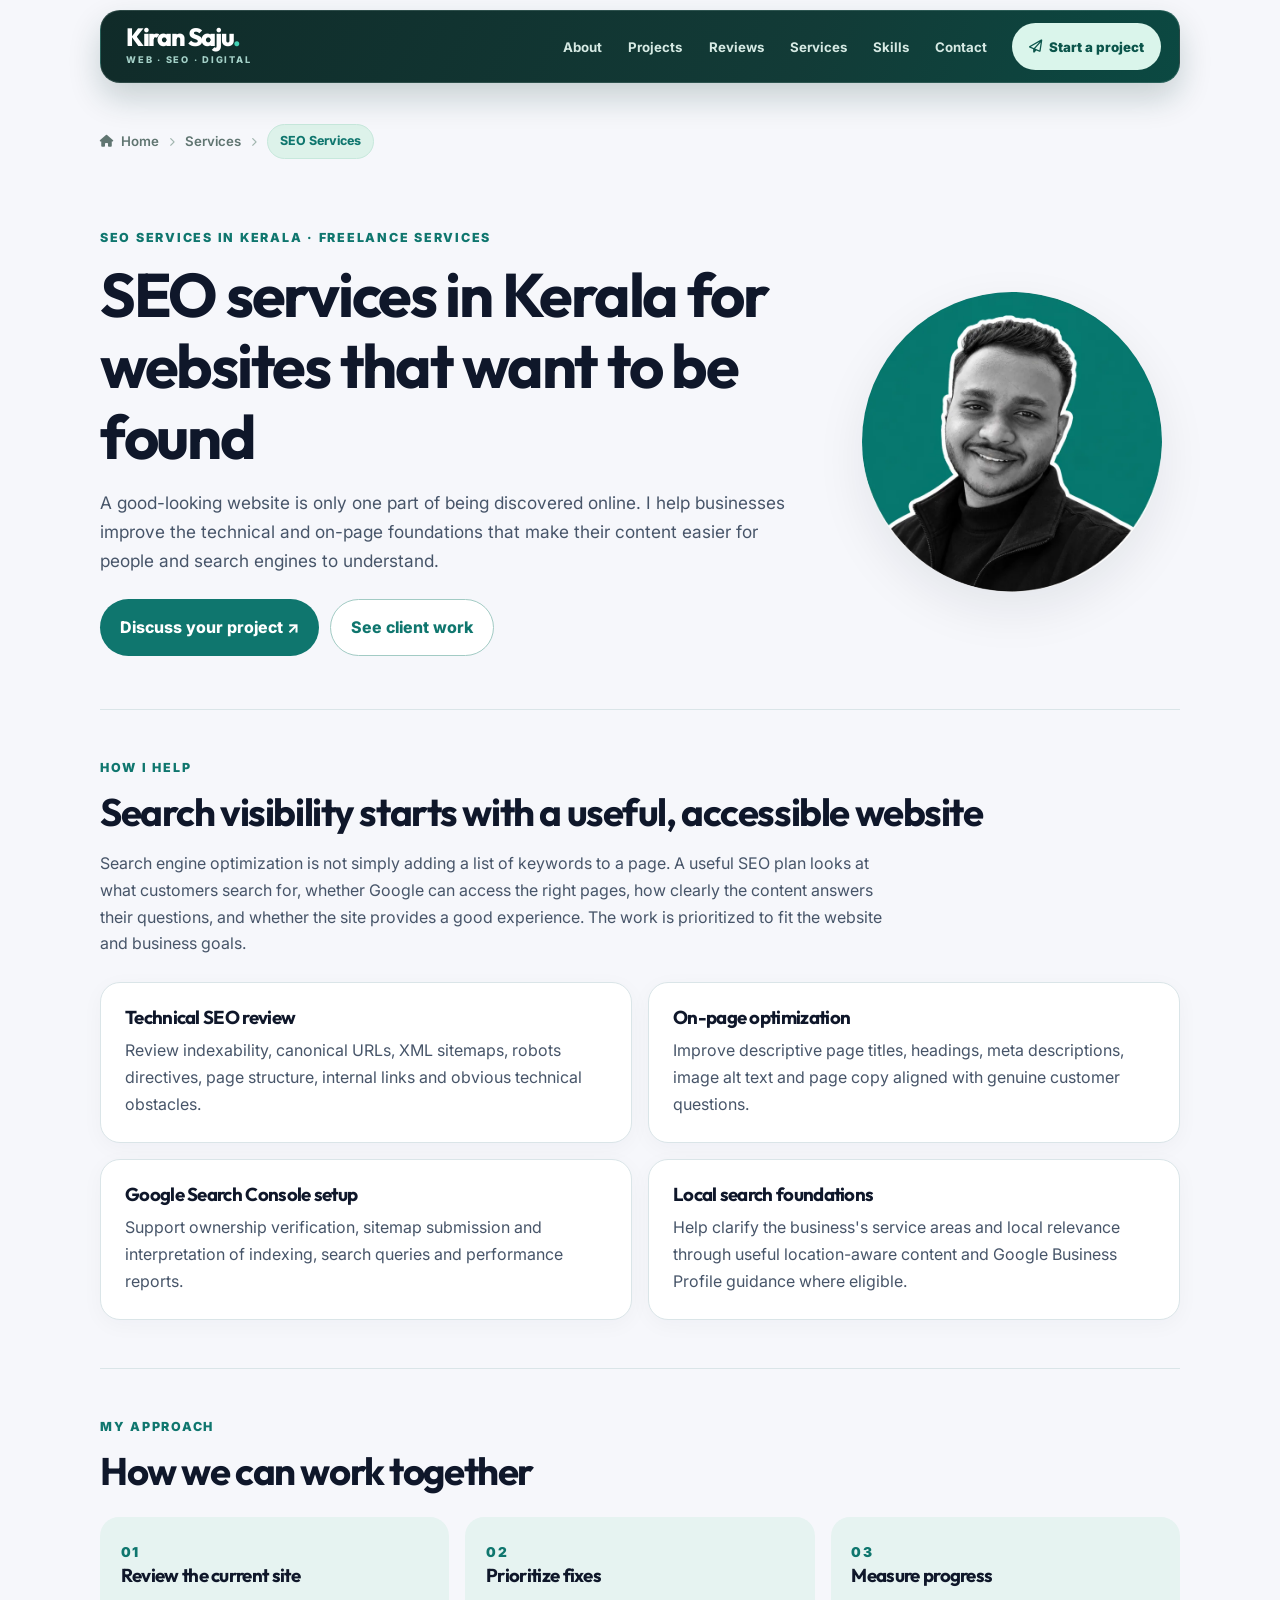
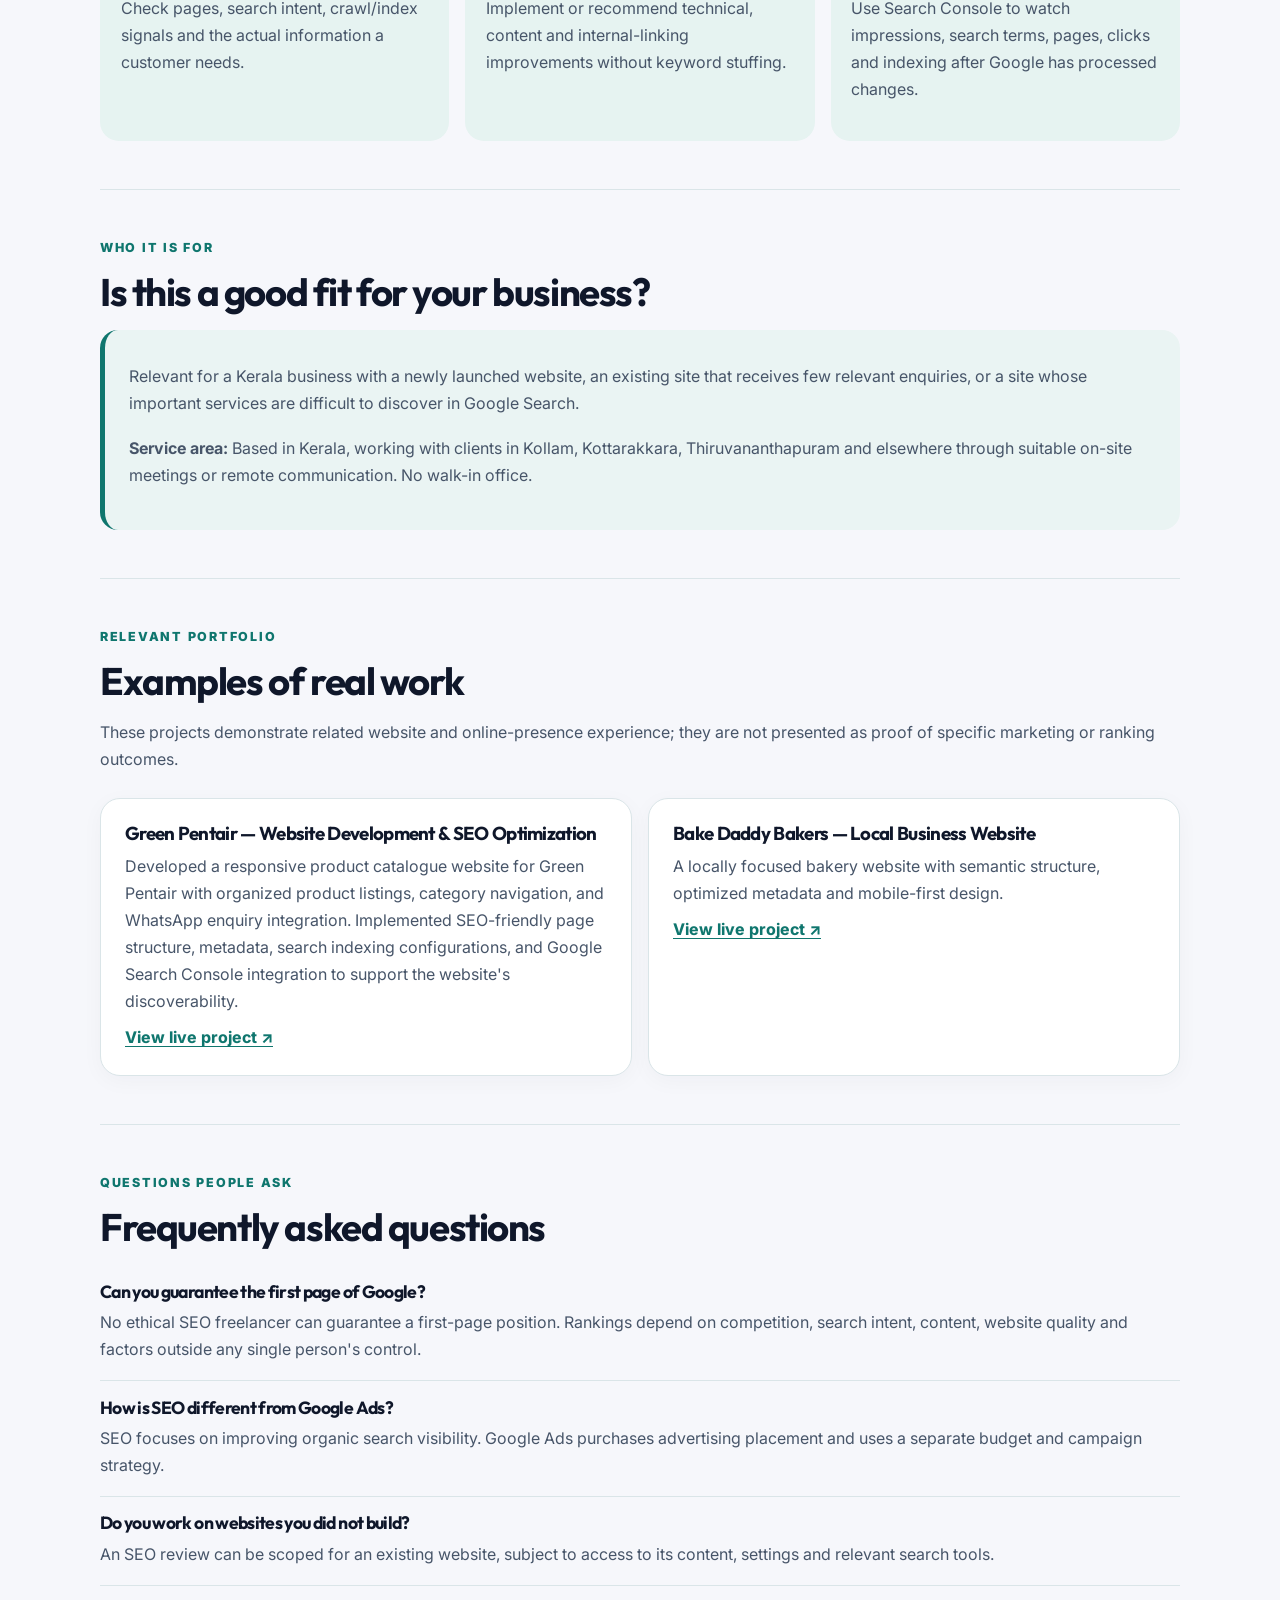
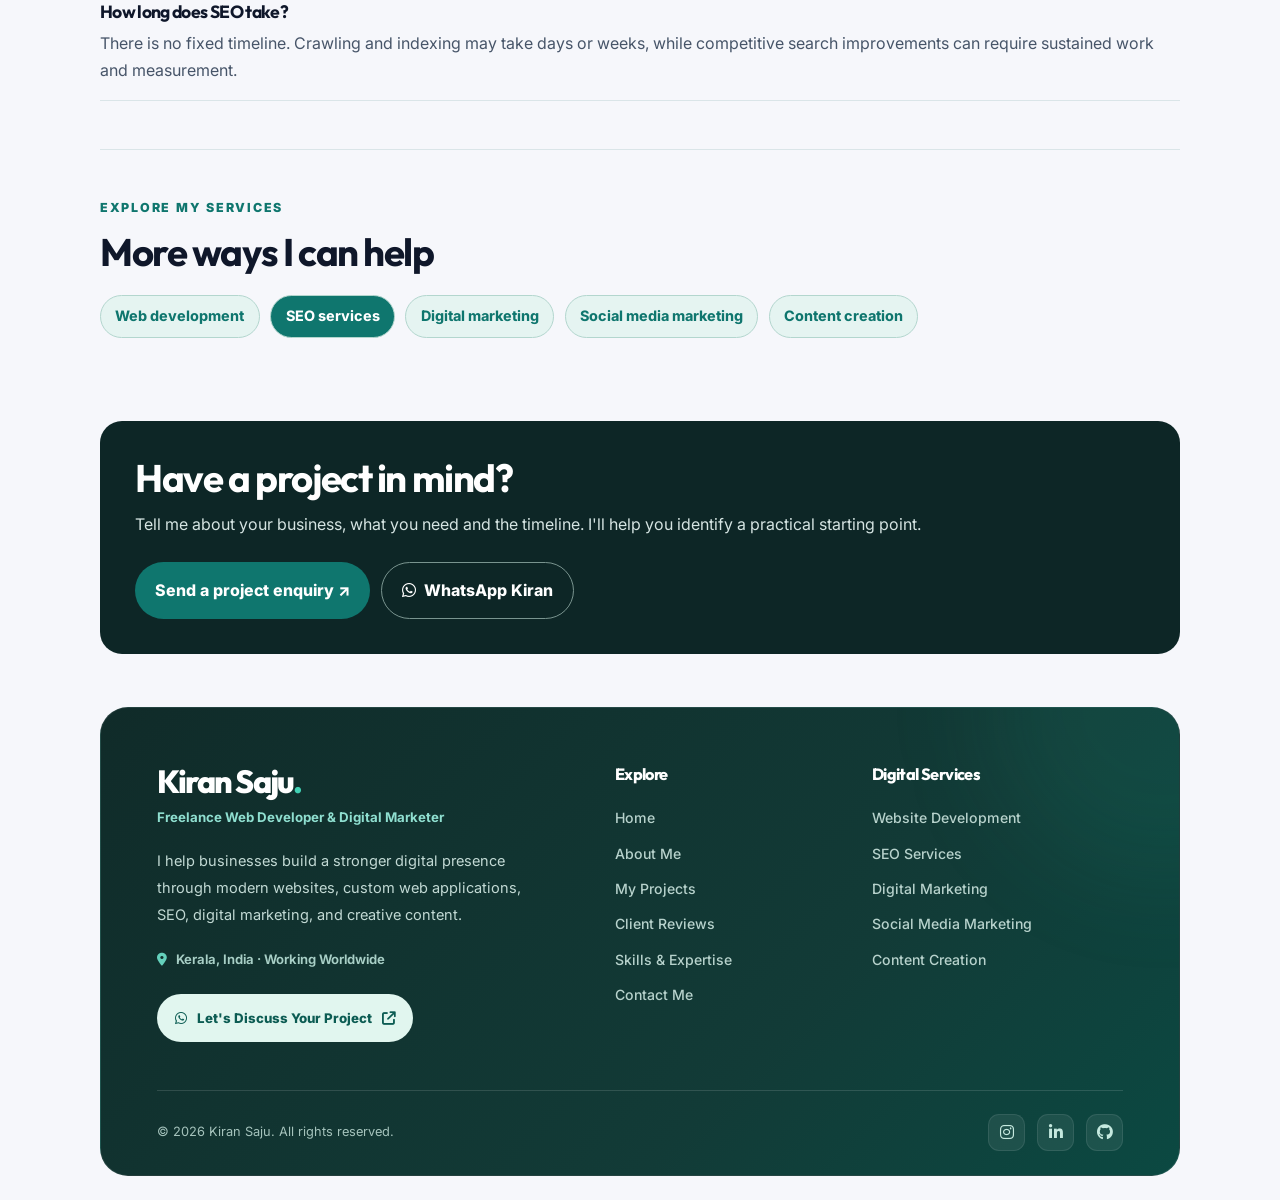
<file: services/seo-services-kerala.html>
<!DOCTYPE html>
<html lang="en-IN">

<head>
  <meta charset="utf-8">
  <meta name="viewport" content="width=device-width, initial-scale=1">

  <!-- PRIMARY SEO -->
  <title>SEO Services in Kerala | SEO Freelancer – Kiran Saju</title>

  <meta
    name="description"
    content="SEO freelancer in Kerala helping businesses with technical SEO, on-page optimization, Search Console, indexing and local search visibility. Get a practical SEO plan."
  >

  <meta
    name="robots"
    content="index,follow,max-image-preview:large"
  >

  <link
    rel="canonical"
    href="https://www.kiransaju.in/services/seo-services-kerala"
  >

  <meta name="theme-color" content="#0f766e">

  <!-- OPEN GRAPH -->
  <meta property="og:type" content="website">

  <meta
    property="og:title"
    content="SEO Services in Kerala | SEO Freelancer – Kiran Saju"
  >

  <meta
    property="og:description"
    content="SEO freelancer in Kerala helping businesses with technical SEO, on-page optimization, Search Console, indexing and local search visibility. Get a practical SEO plan."
  >

  <meta
    property="og:url"
    content="https://www.kiransaju.in/services/seo-services-kerala"
  >

  <meta
    property="og:image"
    content="https://www.kiransaju.in/resource/og-cover.png"
  >

  <!-- TWITTER -->
  <meta name="twitter:card" content="summary_large_image">

  <meta
    name="twitter:title"
    content="SEO Services in Kerala | SEO Freelancer – Kiran Saju"
  >

  <meta
    name="twitter:description"
    content="SEO freelancer in Kerala helping businesses with technical SEO, on-page optimization, Search Console, indexing and local search visibility. Get a practical SEO plan."
  >

  <meta
    name="twitter:image"
    content="https://www.kiransaju.in/resource/og-cover.png"
  >

  <!-- FAVICON -->
  <link rel="icon" href="../resource/favicon.ico">

  <!-- GOOGLE FONTS -->
  <link rel="preconnect" href="https://fonts.googleapis.com">

  <link
    rel="preconnect"
    href="https://fonts.gstatic.com"
    crossorigin
  >

  <link
    href="https://fonts.googleapis.com/css2?family=Inter:wght@400;500;600;700;800&amp;family=Outfit:wght@500;600;700;800&amp;display=swap"
    rel="stylesheet"
  >

  <!-- FONT AWESOME ICONS -->
  <link
    rel="stylesheet"
    href="https://cdnjs.cloudflare.com/ajax/libs/font-awesome/6.5.0/css/all.min.css"
  >

  <!-- SERVICE PAGE CSS -->
  <link rel="stylesheet" href="../assets/seo-pages.css">

  <!-- STRUCTURED DATA -->
  <script type="application/ld+json">
  {
    "@context": "https://schema.org",
    "@graph": [
      {
        "@type": "Person",
        "@id": "https://www.kiransaju.in/#person",
        "name": "Kiran Saju",
        "url": "https://www.kiransaju.in/",
        "image": "https://www.kiransaju.in/resource/dp-insta.webp",
        "email": "workwithkiransaju@gmail.com",
        "jobTitle": "Freelance Web Developer and Digital Marketing Specialist",
        "sameAs": [
          "https://www.instagram.com/kiransaju.dev/",
          "https://www.linkedin.com/in/ksu/",
          "https://github.com/kiran-saju"
        ],
        "knowsAbout": [
          "Website Development",
          "Django Web Applications",
          "Technical SEO",
          "On-Page SEO",
          "Digital Marketing",
          "Social Media Marketing",
          "Content Creation"
        ]
      },
      {
        "@type": "WebPage",
        "@id": "https://www.kiransaju.in/services/seo-services-kerala#webpage",
        "url": "https://www.kiransaju.in/services/seo-services-kerala",
        "name": "SEO Services in Kerala | SEO Freelancer – Kiran Saju",
        "description": "SEO freelancer in Kerala helping businesses with technical SEO, on-page optimization, Search Console, indexing and local search visibility. Get a practical SEO plan.",
        "inLanguage": "en-IN",
        "about": {
          "@id": "https://www.kiransaju.in/services/seo-services-kerala#service"
        }
      },
      {
        "@type": "Service",
        "@id": "https://www.kiransaju.in/services/seo-services-kerala#service",
        "name": "On-page SEO, technical SEO, local SEO foundations and Search Console support",
        "serviceType": "SEO services",
        "provider": {
          "@id": "https://www.kiransaju.in/#person"
        },
        "areaServed": {
          "@type": "AdministrativeArea",
          "name": "Kerala, India"
        },
        "url": "https://www.kiransaju.in/services/seo-services-kerala",
        "description": "SEO freelancer in Kerala helping businesses with technical SEO, on-page optimization, Search Console, indexing and local search visibility. Get a practical SEO plan."
      }
    ]
  }
  </script>

</head>

<body class="service-page">

  <!-- SKIP LINK -->
  <a class="skip" href="#content">
    Skip to content
  </a>


  <!-- ========================================
       PREMIUM NAVBAR
       ======================================== -->

  <header id="site-header" class="service-site-header">

    <div class="container">

      <nav class="nav" aria-label="Primary navigation">

        <!-- BRAND -->
        <a
          class="brand"
          href="../index.html#home"
          aria-label="Kiran Saju – Homepage"
        >
          <span class="name">Kiran Saju</span>

          <span class="brand-caption">
            WEB · SEO · DIGITAL
          </span>
        </a>

        <!-- MOBILE MENU BUTTON -->
        <button
          type="button"
          class="nav-toggle"
          id="navToggle"
          aria-controls="primaryNav"
          aria-expanded="false"
          aria-label="Toggle navigation menu"
        >
          <i
            class="fa-solid fa-bars"
            aria-hidden="true"
          ></i>

          <span>Menu</span>
        </button>

        <!-- NAVIGATION LINKS -->
        <div class="nav-links" id="primaryNav">

          <a href="../index.html#about">
            About
          </a>

          <a href="../index.html#projects">
            Projects
          </a>

          <a href="../index.html#reviews">
            Reviews
          </a>

          <a href="../index.html#services">
            Services
          </a>

          <a href="../index.html#skills">
            Skills
          </a>

          <a href="../index.html#contact">
            Contact
          </a>

          <a
            class="nav-cta"
            href="../index.html#contact"
          >
            <i
              class="fa-regular fa-paper-plane"
              aria-hidden="true"
            ></i>

            Start a project
          </a>

        </div>

      </nav>

    </div>

  </header>

  <!-- END NAVBAR -->


  <main class="container" id="content">

    <!-- ========================================
         MODERN BREADCRUMB
         ======================================== -->

    <nav class="breadcrumb" aria-label="Breadcrumb">

      <a
        href="../index.html"
        class="breadcrumb-link"
      >
        <i
          class="fa-solid fa-house"
          aria-hidden="true"
        ></i>

        Home
      </a>

      <i
        class="fa-solid fa-chevron-right breadcrumb-separator"
        aria-hidden="true"
      ></i>

      <a
        href="../index.html#services"
        class="breadcrumb-link"
      >
        Services
      </a>

      <i
        class="fa-solid fa-chevron-right breadcrumb-separator"
        aria-hidden="true"
      ></i>

      <span class="breadcrumb-current" aria-current="page">
        SEO Services
      </span>

    </nav>


    <!-- ========================================
         HERO SECTION
         ======================================== -->

    <section class="hero">

      <div>

        <p class="eyebrow">
          SEO services in Kerala · Freelance services
        </p>

        <h1>
          SEO services in Kerala for websites
          that want to be found
        </h1>

        <p class="lead">
          A good-looking website is only one part of
          being discovered online. I help businesses
          improve the technical and on-page foundations
          that make their content easier for people
          and search engines to understand.
        </p>

        <div class="actions">

          <a
            class="btn primary"
            href="../index.html#contact"
          >
            Discuss your project ↗
          </a>

          <a
            class="btn secondary"
            href="../index.html#projects"
          >
            See client work
          </a>

        </div>

      </div>

      <div class="avatar-shell">

        <img
          src="../resource/dp-insta.webp"
          alt="Kiran Saju, freelance web developer and SEO specialist in Kerala"
          width="300"
          height="300"
          fetchpriority="high"
        >

      </div>

    </section>


    <!-- ========================================
         HOW I HELP
         ======================================== -->

    <section class="section">

      <p class="eyebrow">
        How I help
      </p>

      <h2>
        Search visibility starts with a useful,
        accessible website
      </h2>

      <p class="section-intro">
        Search engine optimization is not simply adding
        a list of keywords to a page. A useful SEO plan
        looks at what customers search for, whether
        Google can access the right pages, how clearly
        the content answers their questions, and whether
        the site provides a good experience. The work
        is prioritized to fit the website and
        business goals.
      </p>

      <div class="cards">

        <!-- TECHNICAL SEO -->
        <article class="card">

          <h3>
            Technical SEO review
          </h3>

          <p>
            Review indexability, canonical URLs,
            XML sitemaps, robots directives,
            page structure, internal links and
            obvious technical obstacles.
          </p>

        </article>

        <!-- ON-PAGE SEO -->
        <article class="card">

          <h3>
            On-page optimization
          </h3>

          <p>
            Improve descriptive page titles,
            headings, meta descriptions,
            image alt text and page copy aligned
            with genuine customer questions.
          </p>

        </article>

        <!-- SEARCH CONSOLE -->
        <article class="card">

          <h3>
            Google Search Console setup
          </h3>

          <p>
            Support ownership verification,
            sitemap submission and interpretation
            of indexing, search queries and
            performance reports.
          </p>

        </article>

        <!-- LOCAL SEO -->
        <article class="card">

          <h3>
            Local search foundations
          </h3>

          <p>
            Help clarify the business's service
            areas and local relevance through useful
            location-aware content and Google
            Business Profile guidance where eligible.
          </p>

        </article>

      </div>

    </section>


    <!-- ========================================
         MY APPROACH
         ======================================== -->

    <section class="section">

      <p class="eyebrow">
        My approach
      </p>

      <h2>
        How we can work together
      </h2>

      <div class="steps">

        <article class="step">

          <span class="number">01</span>

          <h3>
            Review the current site
          </h3>

          <p>
            Check pages, search intent, crawl/index
            signals and the actual information
            a customer needs.
          </p>

        </article>

        <article class="step">

          <span class="number">02</span>

          <h3>
            Prioritize fixes
          </h3>

          <p>
            Implement or recommend technical,
            content and internal-linking improvements
            without keyword stuffing.
          </p>

        </article>

        <article class="step">

          <span class="number">03</span>

          <h3>
            Measure progress
          </h3>

          <p>
            Use Search Console to watch impressions,
            search terms, pages, clicks and indexing
            after Google has processed changes.
          </p>

        </article>

      </div>

    </section>


    <!-- ========================================
         WHO IT IS FOR
         ======================================== -->

    <section class="section">

      <p class="eyebrow">
        Who it is for
      </p>

      <h2>
        Is this a good fit for your business?
      </h2>

      <div class="fit">

        <p>
          Relevant for a Kerala business with a
          newly launched website, an existing
          site that receives few relevant enquiries,
          or a site whose important services
          are difficult to discover in Google Search.
        </p>

        <p>
          <strong>Service area:</strong>
          Based in Kerala, working with clients
          in Kollam, Kottarakkara, Thiruvananthapuram
          and elsewhere through suitable on-site
          meetings or remote communication.
          No walk-in office.
        </p>

      </div>

    </section>


    <!-- ========================================
         RELEVANT PORTFOLIO
         ======================================== -->

    <section class="section">

      <p class="eyebrow">
        Relevant portfolio
      </p>

      <h2>
        Examples of real work
      </h2>

      <p>
        These projects demonstrate related website
        and online-presence experience; they are
        not presented as proof of specific marketing
        or ranking outcomes.
      </p>

      <div class="cards">

        <!-- GREEN PENTAIR -->
        <article class="card proof">

          <h3>
            Green Pentair — Website Development
            &amp; SEO Optimization
          </h3>

          <p>
            Developed a responsive product catalogue
            website for Green Pentair with organized
            product listings, category navigation,
            and WhatsApp enquiry integration.
            Implemented SEO-friendly page structure,
            metadata, search indexing configurations,
            and Google Search Console integration
            to support the website's discoverability.
          </p>

          <a
            href="https://www.greenpentair.com/"
            target="_blank"
            rel="noopener noreferrer"
          >
            View live project ↗
          </a>

        </article>

        <!-- BAKE DADDY -->
        <article class="card proof">

          <h3>
            Bake Daddy Bakers — Local Business Website
          </h3>

          <p>
            A locally focused bakery website
            with semantic structure, optimized
            metadata and mobile-first design.
          </p>

          <a
            href="https://www.bakedaddybakers.shop/"
            target="_blank"
            rel="noopener noreferrer"
          >
            View live project ↗
          </a>

        </article>

      </div>

    </section>


    <!-- ========================================
         FREQUENTLY ASKED QUESTIONS
         ======================================== -->

    <section class="section">

      <p class="eyebrow">
        Questions people ask
      </p>

      <h2>
        Frequently asked questions
      </h2>

      <article class="faq-item">

        <h3>
          Can you guarantee the first page of Google?
        </h3>

        <p>
          No ethical SEO freelancer can guarantee
          a first-page position. Rankings depend
          on competition, search intent, content,
          website quality and factors outside
          any single person's control.
        </p>

      </article>

      <article class="faq-item">

        <h3>
          How is SEO different from Google Ads?
        </h3>

        <p>
          SEO focuses on improving organic search
          visibility. Google Ads purchases advertising
          placement and uses a separate budget
          and campaign strategy.
        </p>

      </article>

      <article class="faq-item">

        <h3>
          Do you work on websites you did not build?
        </h3>

        <p>
          An SEO review can be scoped for an existing
          website, subject to access to its content,
          settings and relevant search tools.
        </p>

      </article>

      <article class="faq-item">

        <h3>
          How long does SEO take?
        </h3>

        <p>
          There is no fixed timeline. Crawling and
          indexing may take days or weeks, while
          competitive search improvements can require
          sustained work and measurement.
        </p>

      </article>

    </section>


    <!-- ========================================
         SERVICE DIRECTORY
         ======================================== -->

    <section class="section">

      <p class="eyebrow">
        Explore my services
      </p>

      <h2>
        More ways I can help
      </h2>

      <div class="service-directory">

        <a href="web-development-kerala.html">
          Web development
        </a>

        <a
          href="seo-services-kerala.html"
          aria-current="page"
        >
          SEO services
        </a>

        <a href="digital-marketing-kerala.html">
          Digital marketing
        </a>

        <a href="social-media-marketing-kerala.html">
          Social media marketing
        </a>

        <a href="content-creation-kerala.html">
          Content creation
        </a>

      </div>

    </section>


    <!-- ========================================
         CONTACT CTA
         ======================================== -->

    <section class="cta-section">

      <h2>
        Have a project in mind?
      </h2>

      <p>
        Tell me about your business, what you need
        and the timeline. I'll help you identify
        a practical starting point.
      </p>

      <div class="actions">

        <a
          class="btn primary"
          href="../index.html#contact"
        >
          Send a project enquiry ↗
        </a>

        <a
          class="btn secondary"
          href="https://wa.me/917034540528"
          target="_blank"
          rel="noopener noreferrer"
        >
          <i
            class="fa-brands fa-whatsapp"
            aria-hidden="true"
          ></i>

          WhatsApp Kiran
        </a>

      </div>

    </section>

  </main>


  <!-- ========================================
       PREMIUM PORTFOLIO FOOTER
       ======================================== -->

  <footer class="portfolio-footer">

    <div class="footer-content">

      <!-- BRAND -->
      <div class="footer-brand-block">

        <a
          class="footer-logo"
          href="../index.html#home"
        >
          Kiran Saju<span>.</span>
        </a>

        <p class="footer-profession">
          Freelance Web Developer &amp; Digital Marketer
        </p>

        <p class="footer-description">
          I help businesses build a stronger digital
          presence through modern websites,
          custom web applications, SEO,
          digital marketing, and creative content.
        </p>

        <div class="footer-location">

          <i
            class="fa-solid fa-location-dot"
            aria-hidden="true"
          ></i>

          Kerala, India · Working Worldwide

        </div>

        <a
          class="footer-contact-btn"
          href="https://wa.me/917034540528"
          target="_blank"
          rel="noopener noreferrer"
        >
          <i
            class="fa-brands fa-whatsapp"
            aria-hidden="true"
          ></i>

          Let's Discuss Your Project

          <i
            class="fa-solid fa-arrow-up-right-from-square"
            aria-hidden="true"
          ></i>
        </a>

      </div>


      <!-- QUICK LINKS -->
      <div class="footer-column">

        <h3>Explore</h3>

        <nav aria-label="Footer navigation">

          <a href="../index.html#home">
            Home
          </a>

          <a href="../index.html#about">
            About Me
          </a>

          <a href="../index.html#projects">
            My Projects
          </a>

          <a href="../index.html#reviews">
            Client Reviews
          </a>

          <a href="../index.html#skills">
            Skills &amp; Expertise
          </a>

          <a href="../index.html#contact">
            Contact Me
          </a>

        </nav>

      </div>


      <!-- DIGITAL SERVICES -->
      <div class="footer-column">

        <h3>Digital Services</h3>

        <nav aria-label="Footer services">

          <a href="web-development-kerala.html">
            Website Development
          </a>

          <a
            href="seo-services-kerala.html"
            aria-current="page"
          >
            SEO Services
          </a>

          <a href="digital-marketing-kerala.html">
            Digital Marketing
          </a>

          <a href="social-media-marketing-kerala.html">
            Social Media Marketing
          </a>

          <a href="content-creation-kerala.html">
            Content Creation
          </a>

        </nav>

      </div>

    </div>


    <!-- FOOTER BOTTOM -->
    <div class="footer-bottom">

      <p>
        &copy;
        <span id="year">2026</span>
        Kiran Saju. All rights reserved.
      </p>

      <div class="footer-social-links">

        <a
          href="https://www.instagram.com/kiransaju.dev/"
          target="_blank"
          rel="noopener noreferrer"
          aria-label="Instagram"
        >
          <i
            class="fa-brands fa-instagram"
            aria-hidden="true"
          ></i>
        </a>

        <a
          href="https://www.linkedin.com/in/ksu/"
          target="_blank"
          rel="noopener noreferrer"
          aria-label="LinkedIn"
        >
          <i
            class="fa-brands fa-linkedin-in"
            aria-hidden="true"
          ></i>
        </a>

        <a
          href="https://github.com/kiran-saju"
          target="_blank"
          rel="noopener noreferrer"
          aria-label="GitHub"
        >
          <i
            class="fa-brands fa-github"
            aria-hidden="true"
          ></i>
        </a>

      </div>

    </div>

  </footer>

  <!-- MOBILE NAVIGATION & COPYRIGHT YEAR -->
  <script src="../assets/site.js" defer></script>

</body>
</html>
</file>
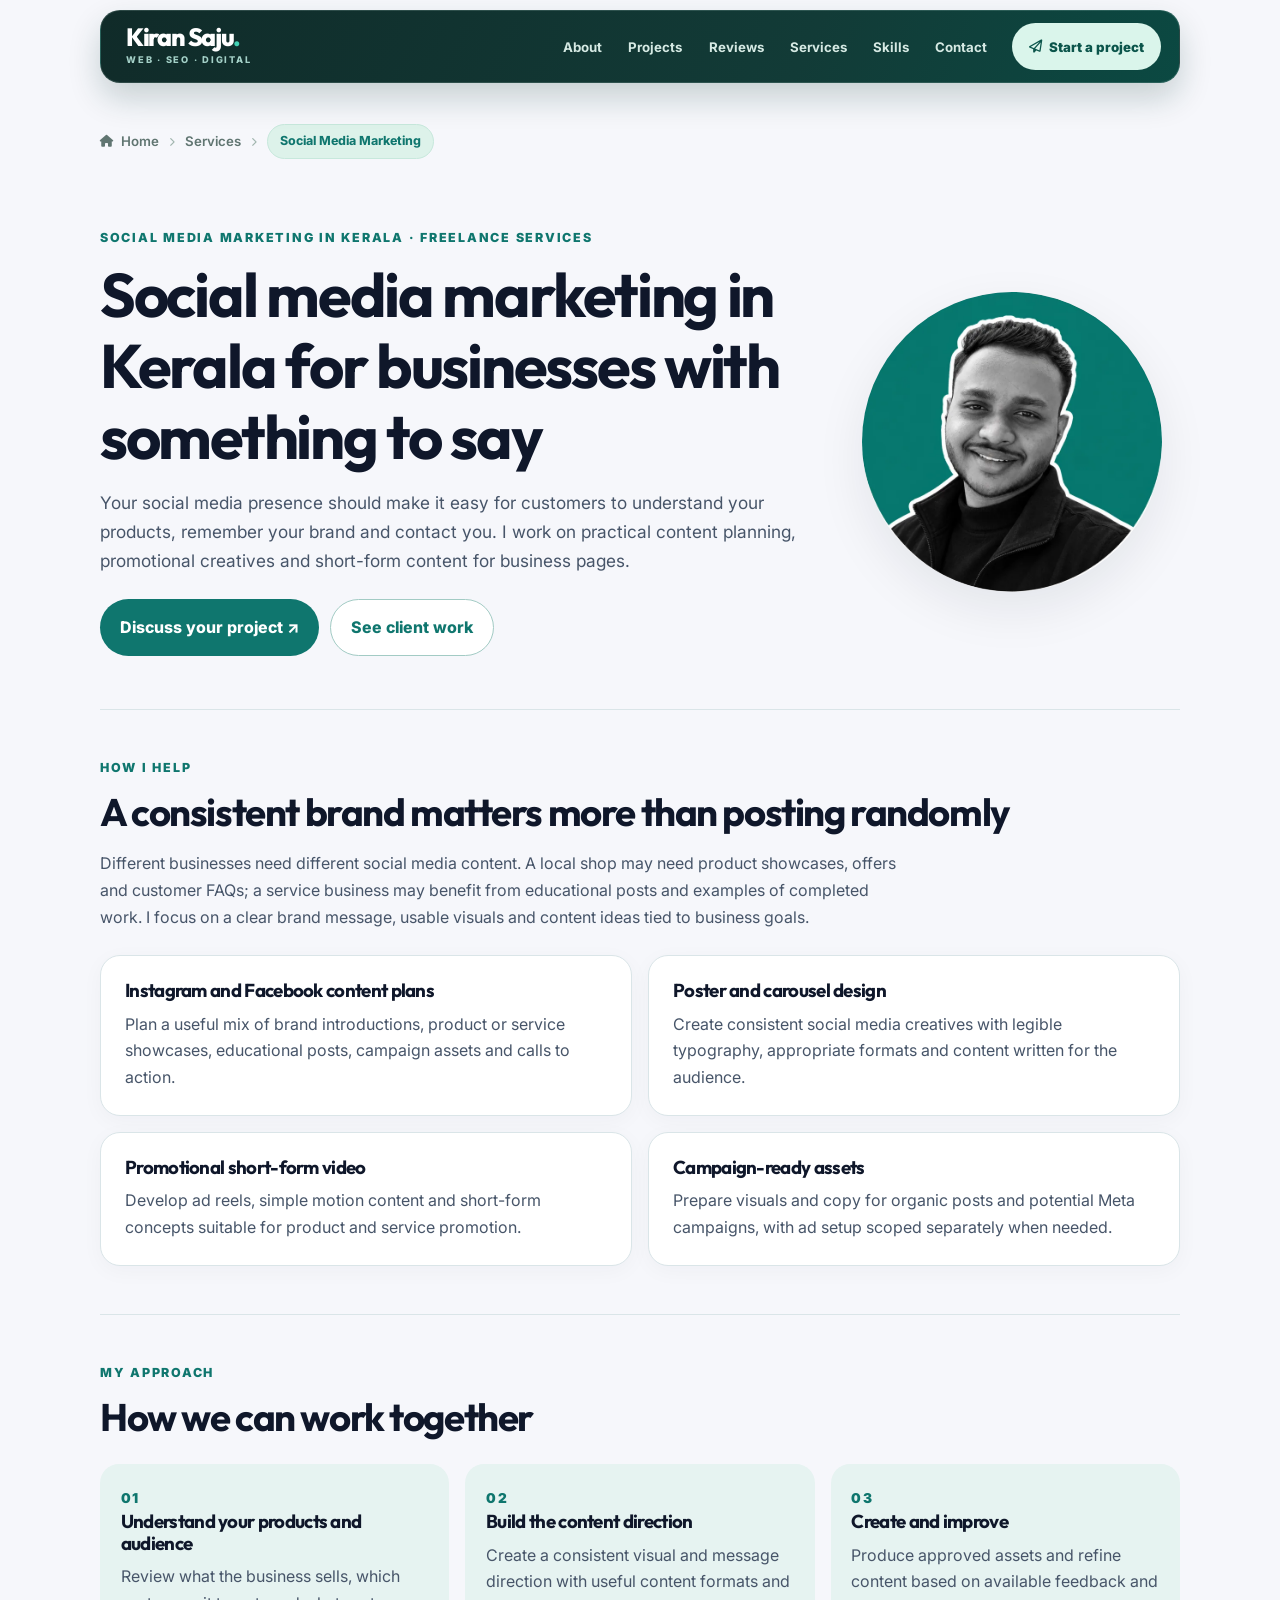
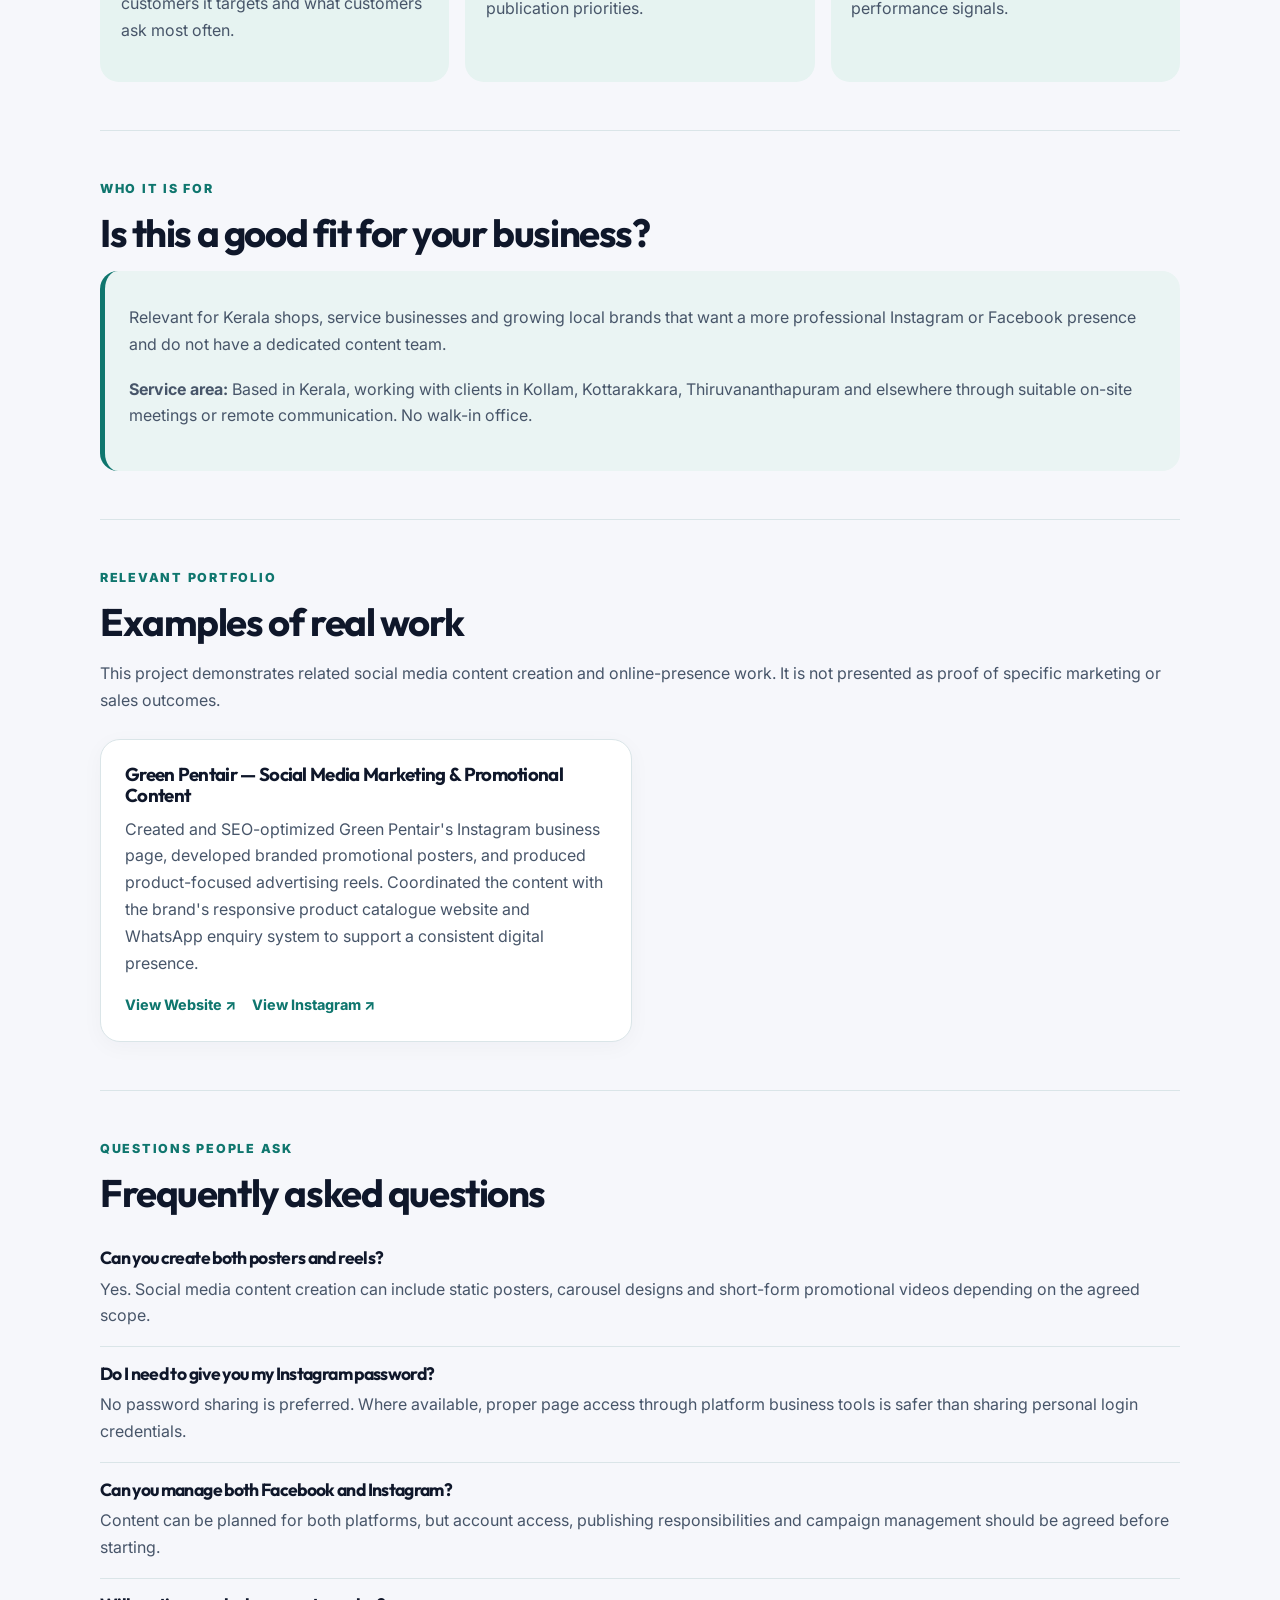
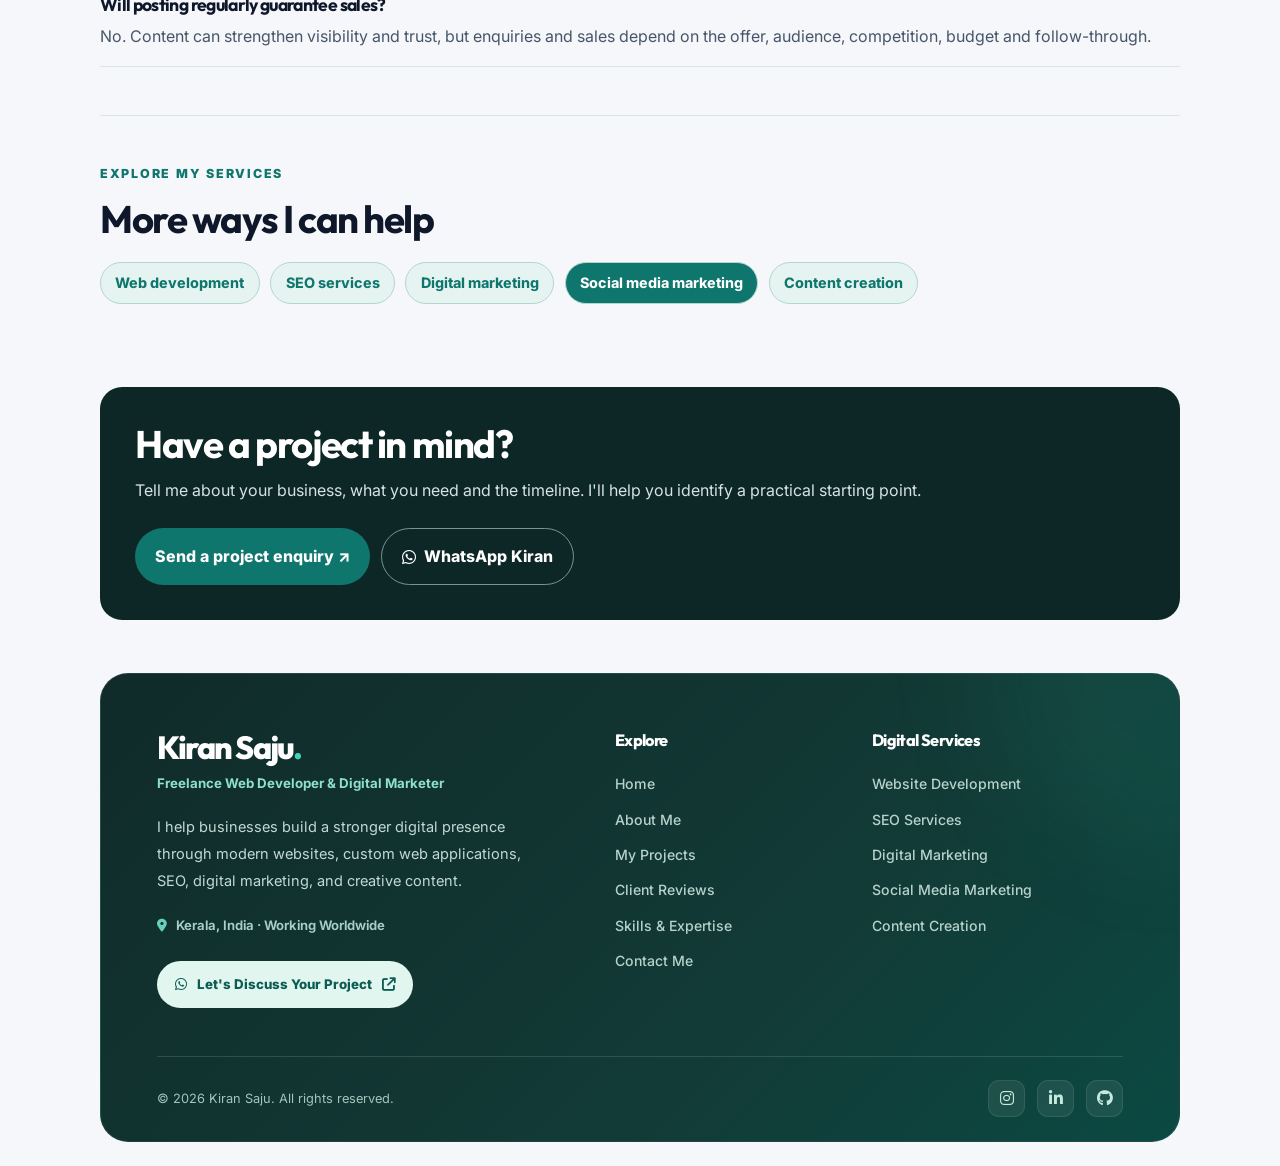
<file: services/social-media-marketing-kerala.html>
<!DOCTYPE html>
<html lang="en-IN">

<head>
  <meta charset="utf-8">
  <meta name="viewport" content="width=device-width, initial-scale=1">

  <!-- PRIMARY SEO -->
  <title>Social Media Marketing in Kerala | Content &amp; Campaigns – Kiran Saju</title>

  <meta
    name="description"
    content="Social media marketing support in Kerala: Instagram and Facebook content planning, posters, promotional reels and campaign creatives for local businesses."
  >

  <meta
    name="robots"
    content="index,follow,max-image-preview:large"
  >

  <link
    rel="canonical"
    href="https://www.kiransaju.in/services/social-media-marketing-kerala"
  >

  <meta name="theme-color" content="#0f766e">

  <!-- OPEN GRAPH -->
  <meta property="og:type" content="website">

  <meta
    property="og:title"
    content="Social Media Marketing in Kerala | Content &amp; Campaigns – Kiran Saju"
  >

  <meta
    property="og:description"
    content="Social media marketing support in Kerala: Instagram and Facebook content planning, posters, promotional reels and campaign creatives for local businesses."
  >

  <meta
    property="og:url"
    content="https://www.kiransaju.in/services/social-media-marketing-kerala"
  >

  <meta
    property="og:image"
    content="https://www.kiransaju.in/resource/og-cover.png"
  >

  <!-- TWITTER -->
  <meta name="twitter:card" content="summary_large_image">

  <meta
    name="twitter:title"
    content="Social Media Marketing in Kerala | Content &amp; Campaigns – Kiran Saju"
  >

  <meta
    name="twitter:description"
    content="Social media marketing support in Kerala: Instagram and Facebook content planning, posters, promotional reels and campaign creatives for local businesses."
  >

  <meta
    name="twitter:image"
    content="https://www.kiransaju.in/resource/og-cover.png"
  >

  <!-- FAVICON -->
  <link rel="icon" href="../resource/favicon.ico">

  <!-- GOOGLE FONTS -->
  <link rel="preconnect" href="https://fonts.googleapis.com">

  <link
    rel="preconnect"
    href="https://fonts.gstatic.com"
    crossorigin
  >

  <link
    href="https://fonts.googleapis.com/css2?family=Inter:wght@400;500;600;700;800&amp;family=Outfit:wght@500;600;700;800&amp;display=swap"
    rel="stylesheet"
  >

  <!-- FONT AWESOME ICONS -->
  <link
    rel="stylesheet"
    href="https://cdnjs.cloudflare.com/ajax/libs/font-awesome/6.5.0/css/all.min.css"
  >

  <!-- SERVICE PAGE CSS -->
  <link rel="stylesheet" href="../assets/seo-pages.css">

  <!-- STRUCTURED DATA -->
  <script type="application/ld+json">
  {
    "@context": "https://schema.org",
    "@graph": [
      {
        "@type": "Person",
        "@id": "https://www.kiransaju.in/#person",
        "name": "Kiran Saju",
        "url": "https://www.kiransaju.in/",
        "image": "https://www.kiransaju.in/resource/dp-insta.webp",
        "email": "workwithkiransaju@gmail.com",
        "jobTitle": "Freelance Web Developer and Digital Marketing Specialist",
        "sameAs": [
          "https://www.instagram.com/kiransaju.dev/",
          "https://www.linkedin.com/in/ksu/",
          "https://github.com/kiran-saju"
        ],
        "knowsAbout": [
          "Website Development",
          "Django Web Applications",
          "Technical SEO",
          "On-Page SEO",
          "Digital Marketing",
          "Social Media Marketing",
          "Content Creation"
        ]
      },
      {
        "@type": "WebPage",
        "@id": "https://www.kiransaju.in/services/social-media-marketing-kerala#webpage",
        "url": "https://www.kiransaju.in/services/social-media-marketing-kerala",
        "name": "Social Media Marketing in Kerala | Content & Campaigns – Kiran Saju",
        "description": "Social media marketing support in Kerala: Instagram and Facebook content planning, posters, promotional reels and campaign creatives for local businesses.",
        "inLanguage": "en-IN",
        "about": {
          "@id": "https://www.kiransaju.in/services/social-media-marketing-kerala#service"
        }
      },
      {
        "@type": "Service",
        "@id": "https://www.kiransaju.in/services/social-media-marketing-kerala#service",
        "name": "Instagram and Facebook content planning, social media graphics, promotional reels and marketing creatives",
        "serviceType": "Social media marketing",
        "provider": {
          "@id": "https://www.kiransaju.in/#person"
        },
        "areaServed": {
          "@type": "AdministrativeArea",
          "name": "Kerala, India"
        },
        "url": "https://www.kiransaju.in/services/social-media-marketing-kerala",
        "description": "Social media marketing support in Kerala: Instagram and Facebook content planning, posters, promotional reels and campaign creatives for local businesses."
      }
    ]
  }
  </script>

</head>

<body class="service-page">

  <!-- SKIP LINK -->
  <a class="skip" href="#content">
    Skip to content
  </a>


  <!-- ========================================
       PREMIUM NAVBAR
       ======================================== -->

  <header id="site-header" class="service-site-header">

    <div class="container">

      <nav class="nav" aria-label="Primary navigation">

        <!-- BRAND -->
        <a
          class="brand"
          href="../index.html#home"
          aria-label="Kiran Saju – Homepage"
        >
          <span class="name">Kiran Saju</span>

          <span class="brand-caption">
            WEB · SEO · DIGITAL
          </span>
        </a>

        <!-- MOBILE MENU -->
        <button
          type="button"
          class="nav-toggle"
          id="navToggle"
          aria-controls="primaryNav"
          aria-expanded="false"
          aria-label="Toggle navigation menu"
        >
          <i
            class="fa-solid fa-bars"
            aria-hidden="true"
          ></i>

          <span>Menu</span>
        </button>

        <!-- NAVIGATION LINKS -->
        <div class="nav-links" id="primaryNav">

          <a href="../index.html#about">
            About
          </a>

          <a href="../index.html#projects">
            Projects
          </a>

          <a href="../index.html#reviews">
            Reviews
          </a>

          <a href="../index.html#services">
            Services
          </a>

          <a href="../index.html#skills">
            Skills
          </a>

          <a href="../index.html#contact">
            Contact
          </a>

          <a
            class="nav-cta"
            href="../index.html#contact"
          >
            <i
              class="fa-regular fa-paper-plane"
              aria-hidden="true"
            ></i>

            Start a project
          </a>

        </div>

      </nav>

    </div>

  </header>

  <!-- END NAVBAR -->


  <main class="container" id="content">

    <!-- ========================================
         MODERN BREADCRUMB
         ======================================== -->

    <nav class="breadcrumb" aria-label="Breadcrumb">

      <a
        href="../index.html"
        class="breadcrumb-link"
      >
        <i
          class="fa-solid fa-house"
          aria-hidden="true"
        ></i>

        Home
      </a>

      <i
        class="fa-solid fa-chevron-right breadcrumb-separator"
        aria-hidden="true"
      ></i>

      <a
        href="../index.html#services"
        class="breadcrumb-link"
      >
        Services
      </a>

      <i
        class="fa-solid fa-chevron-right breadcrumb-separator"
        aria-hidden="true"
      ></i>

      <span class="breadcrumb-current" aria-current="page">
        Social Media Marketing
      </span>

    </nav>


    <!-- ========================================
         HERO SECTION
         ======================================== -->

    <section class="hero">

      <div>

        <p class="eyebrow">
          Social media marketing in Kerala · Freelance services
        </p>

        <h1>
          Social media marketing in Kerala
          for businesses with something to say
        </h1>

        <p class="lead">
          Your social media presence should make it easy
          for customers to understand your products,
          remember your brand and contact you.
          I work on practical content planning,
          promotional creatives and short-form
          content for business pages.
        </p>

        <div class="actions">

          <a
            class="btn primary"
            href="../index.html#contact"
          >
            Discuss your project ↗
          </a>

          <a
            class="btn secondary"
            href="../index.html#projects"
          >
            See client work
          </a>

        </div>

      </div>

      <div class="avatar-shell">

        <img
          src="../resource/dp-insta.webp"
          alt="Kiran Saju, freelance web developer and social media marketer in Kerala"
          width="300"
          height="300"
          fetchpriority="high"
        >

      </div>

    </section>


    <!-- ========================================
         HOW I HELP
         ======================================== -->

    <section class="section">

      <p class="eyebrow">
        How I help
      </p>

      <h2>
        A consistent brand matters more
        than posting randomly
      </h2>

      <p class="section-intro">
        Different businesses need different social media
        content. A local shop may need product showcases,
        offers and customer FAQs; a service business may
        benefit from educational posts and examples of
        completed work. I focus on a clear brand message,
        usable visuals and content ideas tied
        to business goals.
      </p>

      <div class="cards">

        <!-- CONTENT PLANNING -->
        <article class="card">

          <h3>
            Instagram and Facebook content plans
          </h3>

          <p>
            Plan a useful mix of brand introductions,
            product or service showcases, educational
            posts, campaign assets and calls to action.
          </p>

        </article>

        <!-- POSTERS -->
        <article class="card">

          <h3>
            Poster and carousel design
          </h3>

          <p>
            Create consistent social media creatives
            with legible typography, appropriate
            formats and content written for
            the audience.
          </p>

        </article>

        <!-- PROMOTIONAL VIDEOS -->
        <article class="card">

          <h3>
            Promotional short-form video
          </h3>

          <p>
            Develop ad reels, simple motion content
            and short-form concepts suitable for
            product and service promotion.
          </p>

        </article>

        <!-- CAMPAIGN ASSETS -->
        <article class="card">

          <h3>
            Campaign-ready assets
          </h3>

          <p>
            Prepare visuals and copy for organic
            posts and potential Meta campaigns,
            with ad setup scoped separately
            when needed.
          </p>

        </article>

      </div>

    </section>


    <!-- ========================================
         MY APPROACH
         ======================================== -->

    <section class="section">

      <p class="eyebrow">
        My approach
      </p>

      <h2>
        How we can work together
      </h2>

      <div class="steps">

        <article class="step">

          <span class="number">01</span>

          <h3>
            Understand your products and audience
          </h3>

          <p>
            Review what the business sells,
            which customers it targets and
            what customers ask most often.
          </p>

        </article>

        <article class="step">

          <span class="number">02</span>

          <h3>
            Build the content direction
          </h3>

          <p>
            Create a consistent visual and message
            direction with useful content formats
            and publication priorities.
          </p>

        </article>

        <article class="step">

          <span class="number">03</span>

          <h3>
            Create and improve
          </h3>

          <p>
            Produce approved assets and refine content
            based on available feedback
            and performance signals.
          </p>

        </article>

      </div>

    </section>


    <!-- ========================================
         WHO IT IS FOR
         ======================================== -->

    <section class="section">

      <p class="eyebrow">
        Who it is for
      </p>

      <h2>
        Is this a good fit for your business?
      </h2>

      <div class="fit">

        <p>
          Relevant for Kerala shops, service businesses
          and growing local brands that want a more
          professional Instagram or Facebook presence
          and do not have a dedicated content team.
        </p>

        <p>
          <strong>Service area:</strong>
          Based in Kerala, working with clients in
          Kollam, Kottarakkara, Thiruvananthapuram
          and elsewhere through suitable on-site
          meetings or remote communication.
          No walk-in office.
        </p>

      </div>

    </section>


    <!-- ========================================
         RELEVANT PORTFOLIO
         ======================================== -->

    <section class="section">

      <p class="eyebrow">
        Relevant portfolio
      </p>

      <h2>
        Examples of real work
      </h2>

      <p>
        This project demonstrates related social media
        content creation and online-presence work.
        It is not presented as proof of specific
        marketing or sales outcomes.
      </p>

      <div class="cards">

        <!-- GREEN PENTAIR -->
        <article class="card proof">

          <h3>
            Green Pentair — Social Media Marketing
            &amp; Promotional Content
          </h3>

          <p>
            Created and SEO-optimized Green Pentair's
            Instagram business page, developed branded
            promotional posters, and produced
            product-focused advertising reels.
            Coordinated the content with the brand's
            responsive product catalogue website
            and WhatsApp enquiry system to support
            a consistent digital presence.
          </p>

  <div class="project-links">
    <a
      href="https://www.greenpentair.com/"
      target="_blank"
      rel="noopener noreferrer"
    >
      View Website ↗
    </a>

    <a
      href="https://www.instagram.com/greenpentair/"
      target="_blank"
      rel="noopener noreferrer"
    >
      View Instagram ↗
    </a>
  </div>

        </article>

      </div>

    </section>


    <!-- ========================================
         FREQUENTLY ASKED QUESTIONS
         ======================================== -->

    <section class="section">

      <p class="eyebrow">
        Questions people ask
      </p>

      <h2>
        Frequently asked questions
      </h2>

      <article class="faq-item">

        <h3>
          Can you create both posters and reels?
        </h3>

        <p>
          Yes. Social media content creation can include
          static posters, carousel designs and short-form
          promotional videos depending
          on the agreed scope.
        </p>

      </article>

      <article class="faq-item">

        <h3>
          Do I need to give you my Instagram password?
        </h3>

        <p>
          No password sharing is preferred.
          Where available, proper page access
          through platform business tools is safer
          than sharing personal login credentials.
        </p>

      </article>

      <article class="faq-item">

        <h3>
          Can you manage both Facebook and Instagram?
        </h3>

        <p>
          Content can be planned for both platforms,
          but account access, publishing responsibilities
          and campaign management should be agreed
          before starting.
        </p>

      </article>

      <article class="faq-item">

        <h3>
          Will posting regularly guarantee sales?
        </h3>

        <p>
          No. Content can strengthen visibility and trust,
          but enquiries and sales depend on the offer,
          audience, competition, budget
          and follow-through.
        </p>

      </article>

    </section>


    <!-- ========================================
         SERVICE DIRECTORY
         ======================================== -->

    <section class="section">

      <p class="eyebrow">
        Explore my services
      </p>

      <h2>
        More ways I can help
      </h2>

      <div class="service-directory">

        <a href="web-development-kerala.html">
          Web development
        </a>

        <a href="seo-services-kerala.html">
          SEO services
        </a>

        <a href="digital-marketing-kerala.html">
          Digital marketing
        </a>

        <a
          href="social-media-marketing-kerala.html"
          aria-current="page"
        >
          Social media marketing
        </a>

        <a href="content-creation-kerala.html">
          Content creation
        </a>

      </div>

    </section>


    <!-- ========================================
         CONTACT CTA
         ======================================== -->

    <section class="cta-section">

      <h2>
        Have a project in mind?
      </h2>

      <p>
        Tell me about your business, what you need
        and the timeline. I'll help you identify
        a practical starting point.
      </p>

      <div class="actions">

        <a
          class="btn primary"
          href="../index.html#contact"
        >
          Send a project enquiry ↗
        </a>

        <a
          class="btn secondary"
          href="https://wa.me/917034540528"
          target="_blank"
          rel="noopener noreferrer"
        >
          <i
            class="fa-brands fa-whatsapp"
            aria-hidden="true"
          ></i>

          WhatsApp Kiran
        </a>

      </div>

    </section>

  </main>


  <!-- ========================================
       PREMIUM PORTFOLIO FOOTER
       ======================================== -->

  <footer class="portfolio-footer">

    <div class="footer-content">

      <!-- BRAND -->
      <div class="footer-brand-block">

        <a
          class="footer-logo"
          href="../index.html#home"
        >
          Kiran Saju<span>.</span>
        </a>

        <p class="footer-profession">
          Freelance Web Developer &amp; Digital Marketer
        </p>

        <p class="footer-description">
          I help businesses build a stronger digital
          presence through modern websites,
          custom web applications, SEO,
          digital marketing, and creative content.
        </p>

        <div class="footer-location">

          <i
            class="fa-solid fa-location-dot"
            aria-hidden="true"
          ></i>

          Kerala, India · Working Worldwide

        </div>

        <a
          class="footer-contact-btn"
          href="https://wa.me/917034540528"
          target="_blank"
          rel="noopener noreferrer"
        >
          <i
            class="fa-brands fa-whatsapp"
            aria-hidden="true"
          ></i>

          Let's Discuss Your Project

          <i
            class="fa-solid fa-arrow-up-right-from-square"
            aria-hidden="true"
          ></i>
        </a>

      </div>


      <!-- QUICK LINKS -->
      <div class="footer-column">

        <h3>Explore</h3>

        <nav aria-label="Footer navigation">

          <a href="../index.html#home">
            Home
          </a>

          <a href="../index.html#about">
            About Me
          </a>

          <a href="../index.html#projects">
            My Projects
          </a>

          <a href="../index.html#reviews">
            Client Reviews
          </a>

          <a href="../index.html#skills">
            Skills &amp; Expertise
          </a>

          <a href="../index.html#contact">
            Contact Me
          </a>

        </nav>

      </div>


      <!-- DIGITAL SERVICES -->
      <div class="footer-column">

        <h3>Digital Services</h3>

        <nav aria-label="Footer services">

          <a href="web-development-kerala.html">
            Website Development
          </a>

          <a href="seo-services-kerala.html">
            SEO Services
          </a>

          <a href="digital-marketing-kerala.html">
            Digital Marketing
          </a>

          <a
            href="social-media-marketing-kerala.html"
            aria-current="page"
          >
            Social Media Marketing
          </a>

          <a href="content-creation-kerala.html">
            Content Creation
          </a>

        </nav>

      </div>

    </div>


    <!-- FOOTER BOTTOM -->
    <div class="footer-bottom">

      <p>
        &copy;
        <span id="year">2026</span>
        Kiran Saju. All rights reserved.
      </p>

      <div class="footer-social-links">

        <a
          href="https://www.instagram.com/kiransaju.dev/"
          target="_blank"
          rel="noopener noreferrer"
          aria-label="Instagram"
        >
          <i
            class="fa-brands fa-instagram"
            aria-hidden="true"
          ></i>
        </a>

        <a
          href="https://www.linkedin.com/in/ksu/"
          target="_blank"
          rel="noopener noreferrer"
          aria-label="LinkedIn"
        >
          <i
            class="fa-brands fa-linkedin-in"
            aria-hidden="true"
          ></i>
        </a>

        <a
          href="https://github.com/kiran-saju"
          target="_blank"
          rel="noopener noreferrer"
          aria-label="GitHub"
        >
          <i
            class="fa-brands fa-github"
            aria-hidden="true"
          ></i>
        </a>

      </div>

    </div>

  </footer>

  <!-- MOBILE NAVIGATION & COPYRIGHT YEAR -->
  <script src="../assets/site.js" defer></script>

</body>
</html>
</file>
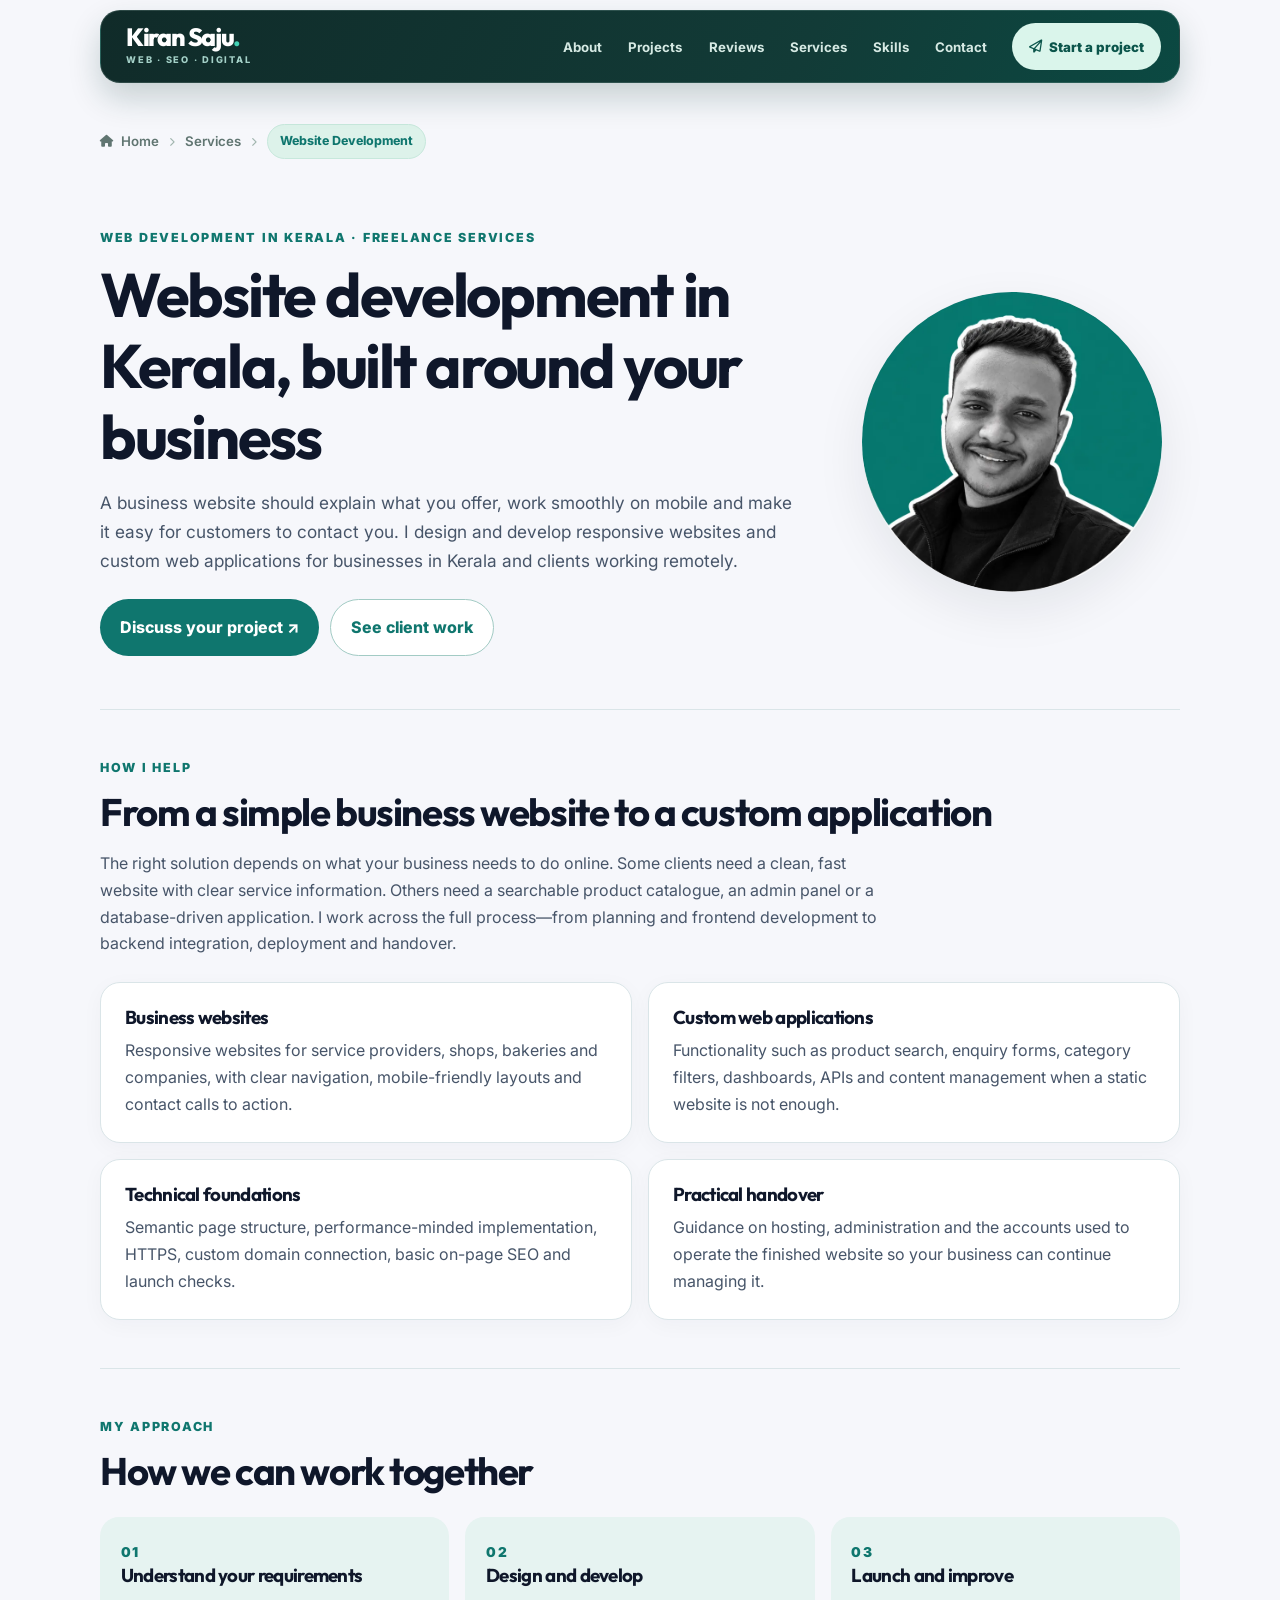
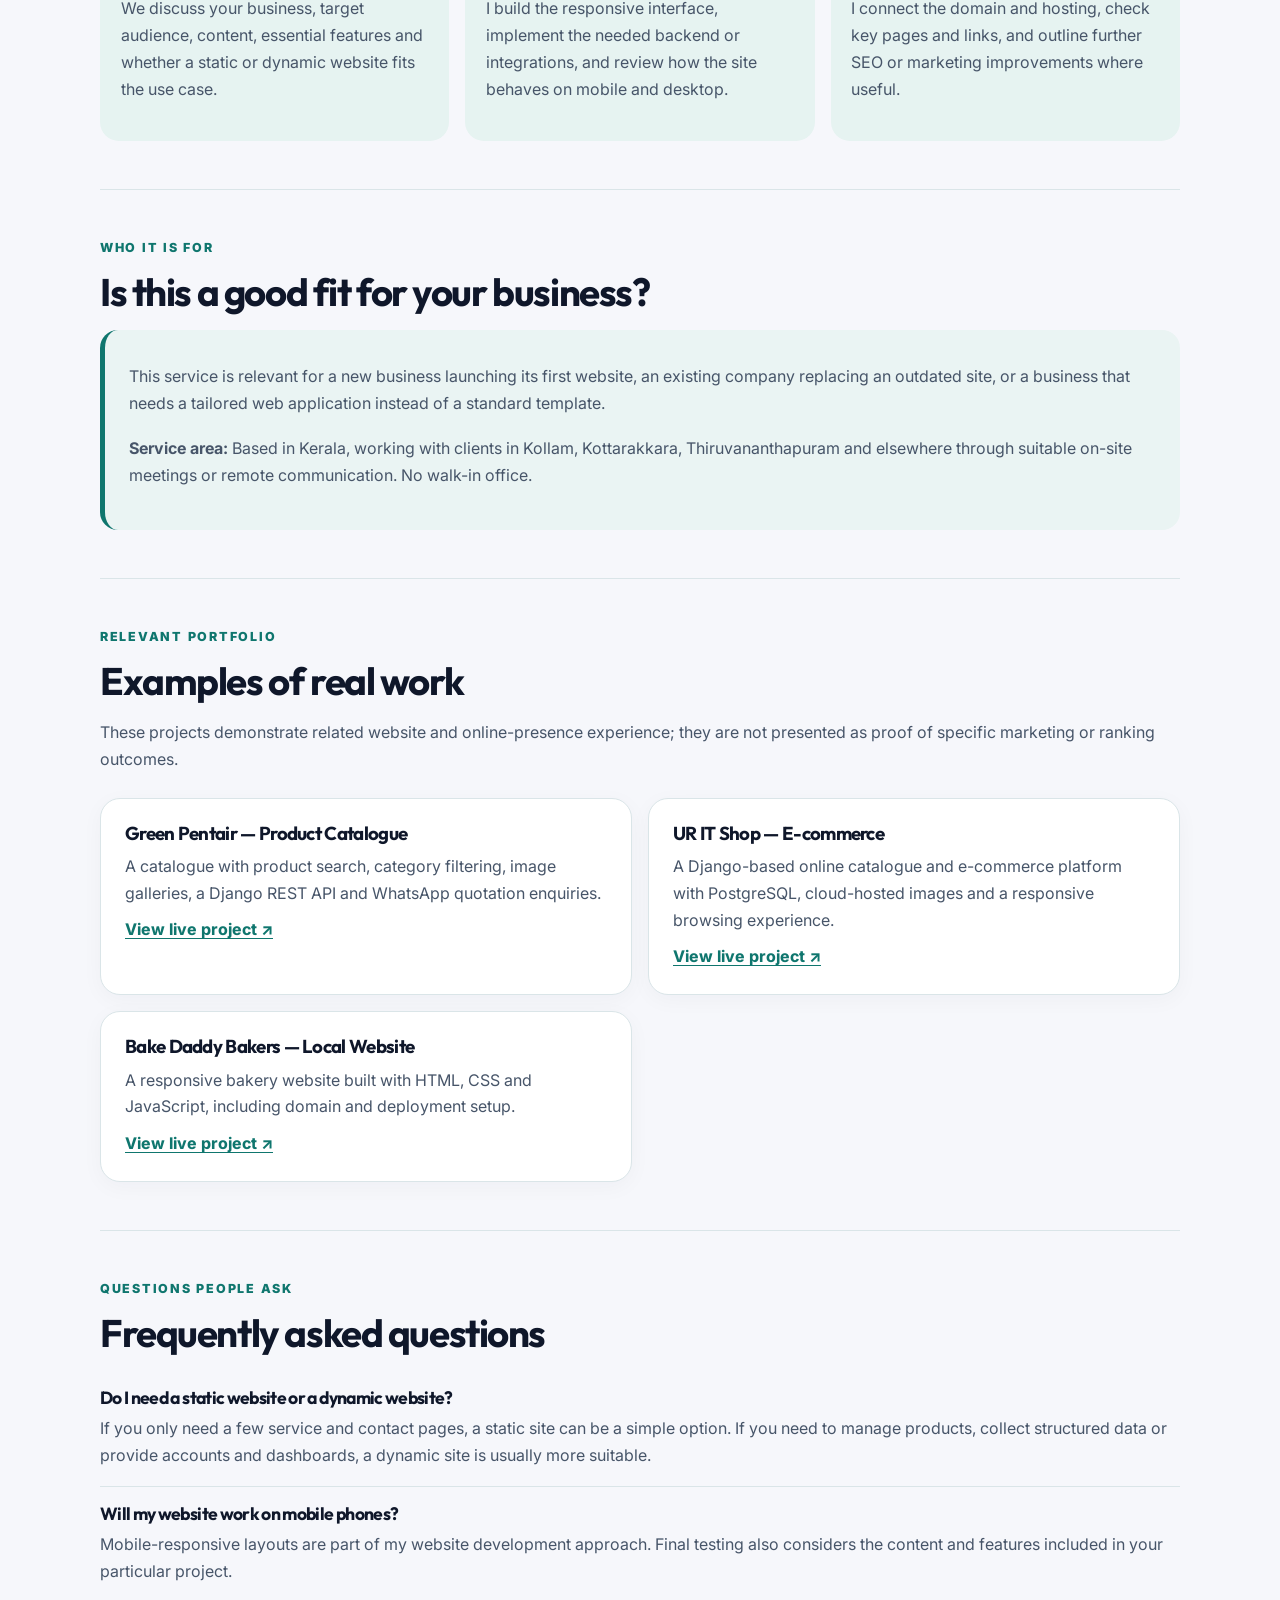
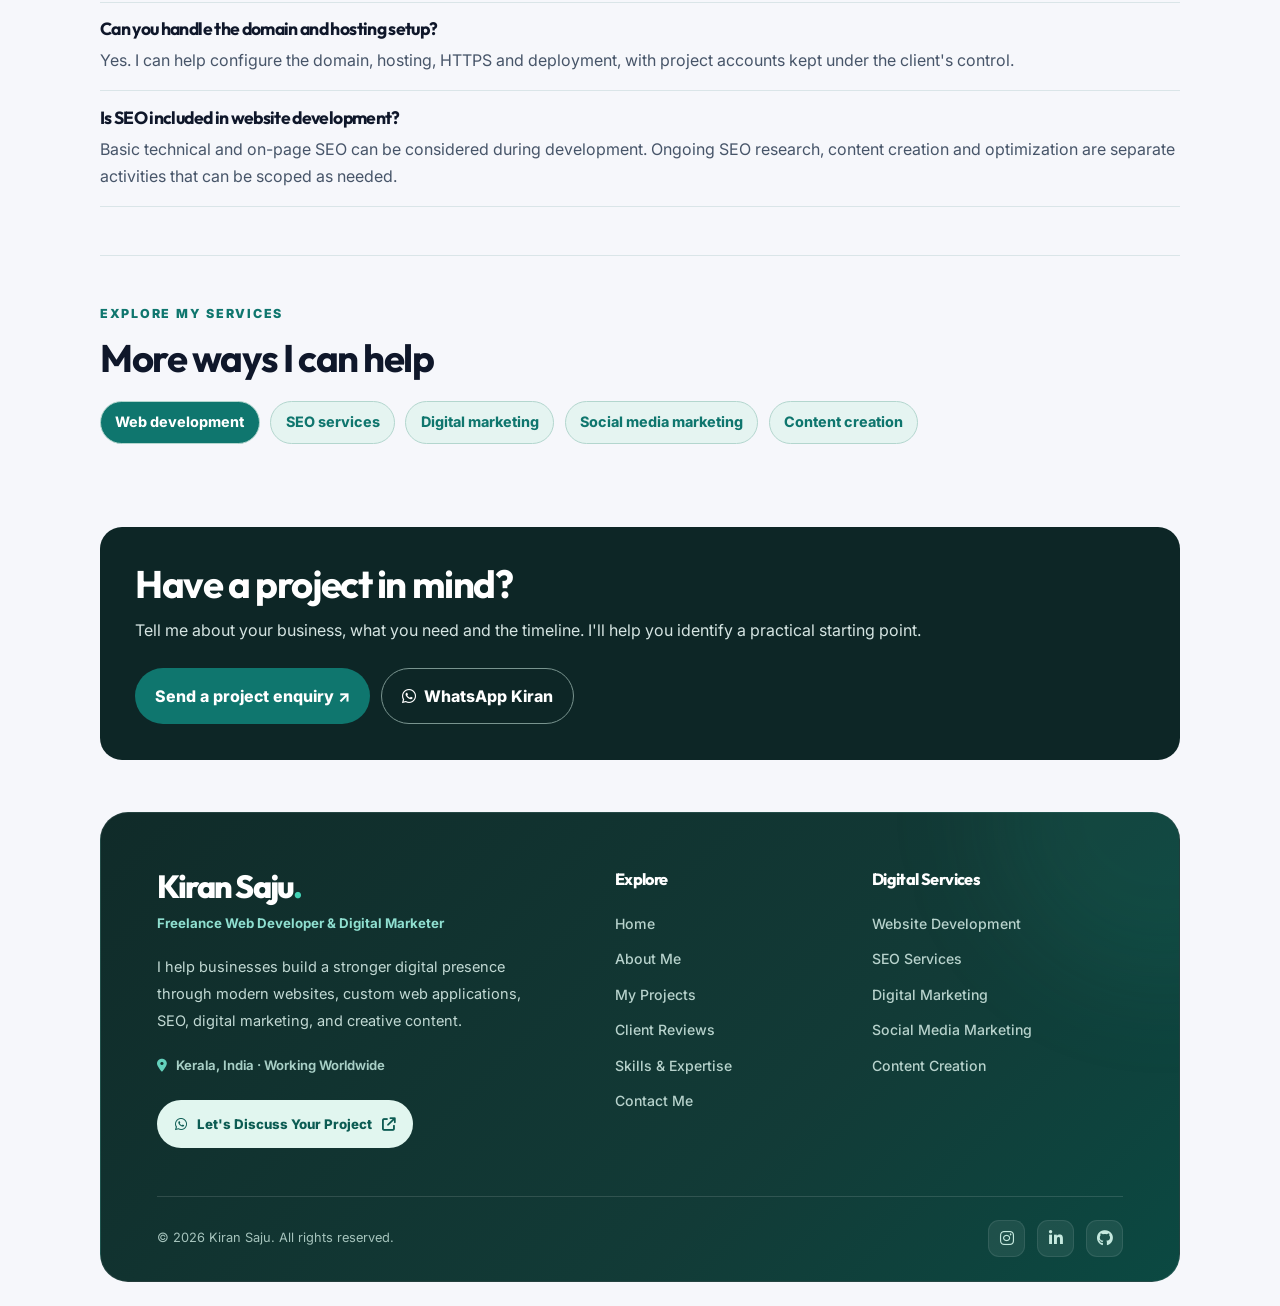
<file: services/web-development-kerala.html>
<!DOCTYPE html>
<html lang="en-IN">

<head>
  <meta charset="utf-8">
  <meta name="viewport" content="width=device-width, initial-scale=1">

  <!-- PRIMARY SEO -->
  <title>Website Development in Kerala | Freelance Web Developer – Kiran Saju</title>

  <meta
    name="description"
    content="Need a website developer in Kerala? Kiran Saju builds responsive business websites, e-commerce catalogues and custom Django web apps. Explore live client work."
  >

  <meta
    name="robots"
    content="index,follow,max-image-preview:large"
  >

  <link
    rel="canonical"
    href="https://www.kiransaju.in/services/web-development-kerala"
  >

  <meta name="theme-color" content="#0f766e">

  <!-- OPEN GRAPH -->
  <meta property="og:type" content="website">

  <meta
    property="og:title"
    content="Website Development in Kerala | Freelance Web Developer – Kiran Saju"
  >

  <meta
    property="og:description"
    content="Need a website developer in Kerala? Kiran Saju builds responsive business websites, e-commerce catalogues and custom Django web apps. Explore live client work."
  >

  <meta
    property="og:url"
    content="https://www.kiransaju.in/services/web-development-kerala"
  >

  <meta
    property="og:image"
    content="https://www.kiransaju.in/resource/og-cover.png"
  >

  <!-- TWITTER -->
  <meta name="twitter:card" content="summary_large_image">

  <meta
    name="twitter:title"
    content="Website Development in Kerala | Freelance Web Developer – Kiran Saju"
  >

  <meta
    name="twitter:description"
    content="Need a website developer in Kerala? Kiran Saju builds responsive business websites, e-commerce catalogues and custom Django web apps. Explore live client work."
  >

  <meta
    name="twitter:image"
    content="https://www.kiransaju.in/resource/og-cover.png"
  >

  <!-- FAVICON -->
  <link rel="icon" href="../resource/favicon.ico">

  <!-- FONTS -->
  <link rel="preconnect" href="https://fonts.googleapis.com">

  <link
    rel="preconnect"
    href="https://fonts.gstatic.com"
    crossorigin
  >

  <link
    href="https://fonts.googleapis.com/css2?family=Inter:wght@400;500;600;700;800&amp;family=Outfit:wght@500;600;700;800&amp;display=swap"
    rel="stylesheet"
  >

  <!-- FONT AWESOME ICONS -->
  <link
    rel="stylesheet"
    href="https://cdnjs.cloudflare.com/ajax/libs/font-awesome/6.5.0/css/all.min.css"
  >

  <!-- SERVICE PAGE CSS -->
  <link rel="stylesheet" href="../assets/seo-pages.css">

  <!-- STRUCTURED DATA -->
  <script type="application/ld+json">
  {
    "@context": "https://schema.org",
    "@graph": [
      {
        "@type": "Person",
        "@id": "https://www.kiransaju.in/#person",
        "name": "Kiran Saju",
        "url": "https://www.kiransaju.in/",
        "image": "https://www.kiransaju.in/resource/dp-insta.webp",
        "email": "workwithkiransaju@gmail.com",
        "jobTitle": "Freelance Web Developer and Digital Marketing Specialist",
        "sameAs": [
          "https://www.instagram.com/kiransaju.dev/",
          "https://www.linkedin.com/in/ksu/",
          "https://github.com/kiran-saju"
        ],
        "knowsAbout": [
          "Website Development",
          "Django Web Applications",
          "Technical SEO",
          "On-Page SEO",
          "Digital Marketing",
          "Social Media Marketing",
          "Content Creation"
        ]
      },
      {
        "@type": "WebPage",
        "@id": "https://www.kiransaju.in/services/web-development-kerala#webpage",
        "url": "https://www.kiransaju.in/services/web-development-kerala",
        "name": "Website Development in Kerala | Freelance Web Developer – Kiran Saju",
        "description": "Need a website developer in Kerala? Kiran Saju builds responsive business websites, e-commerce catalogues and custom Django web apps. Explore live client work.",
        "inLanguage": "en-IN",
        "about": {
          "@id": "https://www.kiransaju.in/services/web-development-kerala#service"
        }
      },
      {
        "@type": "Service",
        "@id": "https://www.kiransaju.in/services/web-development-kerala#service",
        "name": "Website development, web application development and responsive website design",
        "serviceType": "Web development",
        "provider": {
          "@id": "https://www.kiransaju.in/#person"
        },
        "areaServed": {
          "@type": "AdministrativeArea",
          "name": "Kerala, India"
        },
        "url": "https://www.kiransaju.in/services/web-development-kerala",
        "description": "Need a website developer in Kerala? Kiran Saju builds responsive business websites, e-commerce catalogues and custom Django web apps. Explore live client work."
      }
    ]
  }
  </script>

</head>

<body class="service-page">

  <!-- SKIP LINK -->
  <a class="skip" href="#content">
    Skip to content
  </a>


  <!-- ========================================
       PREMIUM NAVBAR
       ======================================== -->

  <header id="site-header" class="service-site-header">

    <div class="container">

      <nav class="nav" aria-label="Primary navigation">

        <!-- BRAND -->
        <a
          class="brand"
          href="../index.html#home"
          aria-label="Kiran Saju – Homepage"
        >
          <span class="name">Kiran Saju</span>

          <span class="brand-caption">
            WEB · SEO · DIGITAL
          </span>
        </a>

        <!-- MOBILE MENU -->
        <button
          type="button"
          class="nav-toggle"
          id="navToggle"
          aria-controls="primaryNav"
          aria-expanded="false"
          aria-label="Toggle navigation menu"
        >
          <i
            class="fa-solid fa-bars"
            aria-hidden="true"
          ></i>

          <span>Menu</span>
        </button>

        <!-- NAVIGATION LINKS -->
        <div class="nav-links" id="primaryNav">

          <a href="../index.html#about">
            About
          </a>

          <a href="../index.html#projects">
            Projects
          </a>

          <a href="../index.html#reviews">
            Reviews
          </a>

          <a href="../index.html#services">
            Services
          </a>

          <a href="../index.html#skills">
            Skills
          </a>

          <a href="../index.html#contact">
            Contact
          </a>

          <a
            class="nav-cta"
            href="../index.html#contact"
          >
            <i
              class="fa-regular fa-paper-plane"
              aria-hidden="true"
            ></i>

            Start a project
          </a>

        </div>

      </nav>

    </div>

  </header>

  <!-- END NAVBAR -->


  <main class="container" id="content">

    <!-- ========================================
         MODERN BREADCRUMB
         ======================================== -->

    <nav class="breadcrumb" aria-label="Breadcrumb">

      <a
        href="../index.html"
        class="breadcrumb-link"
      >
        <i
          class="fa-solid fa-house"
          aria-hidden="true"
        ></i>

        Home
      </a>

      <i
        class="fa-solid fa-chevron-right breadcrumb-separator"
        aria-hidden="true"
      ></i>

      <a
        href="../index.html#services"
        class="breadcrumb-link"
      >
        Services
      </a>

      <i
        class="fa-solid fa-chevron-right breadcrumb-separator"
        aria-hidden="true"
      ></i>

      <span class="breadcrumb-current" aria-current="page">
        Website Development
      </span>

    </nav>


    <!-- ========================================
         HERO SECTION
         ======================================== -->

    <section class="hero">

      <div>

        <p class="eyebrow">
          Web development in Kerala · Freelance services
        </p>

        <h1>
          Website development in Kerala,
          built around your business
        </h1>

        <p class="lead">
          A business website should explain what you offer,
          work smoothly on mobile and make it easy for
          customers to contact you. I design and develop
          responsive websites and custom web applications
          for businesses in Kerala and clients working remotely.
        </p>

        <div class="actions">

          <a
            class="btn primary"
            href="../index.html#contact"
          >
            Discuss your project ↗
          </a>

          <a
            class="btn secondary"
            href="../index.html#projects"
          >
            See client work
          </a>

        </div>

      </div>

      <div class="avatar-shell">

        <img
          src="../resource/dp-insta.webp"
          alt="Kiran Saju, freelance web developer and digital marketer in Kerala"
          width="300"
          height="300"
          fetchpriority="high"
        >

      </div>

    </section>


    <!-- ========================================
         HOW I HELP
         ======================================== -->

    <section class="section">

      <p class="eyebrow">
        How I help
      </p>

      <h2>
        From a simple business website
        to a custom application
      </h2>

      <p class="section-intro">
        The right solution depends on what your business
        needs to do online. Some clients need a clean,
        fast website with clear service information.
        Others need a searchable product catalogue,
        an admin panel or a database-driven application.
        I work across the full process—from planning
        and frontend development to backend integration,
        deployment and handover.
      </p>

      <div class="cards">

        <!-- BUSINESS WEBSITES -->
        <article class="card">

          <h3>
            Business websites
          </h3>

          <p>
            Responsive websites for service providers,
            shops, bakeries and companies, with clear
            navigation, mobile-friendly layouts and
            contact calls to action.
          </p>

        </article>

        <!-- CUSTOM WEB APPS -->
        <article class="card">

          <h3>
            Custom web applications
          </h3>

          <p>
            Functionality such as product search,
            enquiry forms, category filters,
            dashboards, APIs and content management
            when a static website is not enough.
          </p>

        </article>

        <!-- TECHNICAL FOUNDATIONS -->
        <article class="card">

          <h3>
            Technical foundations
          </h3>

          <p>
            Semantic page structure, performance-minded
            implementation, HTTPS, custom domain connection,
            basic on-page SEO and launch checks.
          </p>

        </article>

        <!-- HANDOVER -->
        <article class="card">

          <h3>
            Practical handover
          </h3>

          <p>
            Guidance on hosting, administration and
            the accounts used to operate the finished
            website so your business can continue
            managing it.
          </p>

        </article>

      </div>

    </section>


    <!-- ========================================
         MY APPROACH
         ======================================== -->

    <section class="section">

      <p class="eyebrow">
        My approach
      </p>

      <h2>
        How we can work together
      </h2>

      <div class="steps">

        <article class="step">

          <span class="number">01</span>

          <h3>
            Understand your requirements
          </h3>

          <p>
            We discuss your business, target audience,
            content, essential features and whether
            a static or dynamic website fits
            the use case.
          </p>

        </article>

        <article class="step">

          <span class="number">02</span>

          <h3>
            Design and develop
          </h3>

          <p>
            I build the responsive interface,
            implement the needed backend or
            integrations, and review how the site
            behaves on mobile and desktop.
          </p>

        </article>

        <article class="step">

          <span class="number">03</span>

          <h3>
            Launch and improve
          </h3>

          <p>
            I connect the domain and hosting,
            check key pages and links,
            and outline further SEO or marketing
            improvements where useful.
          </p>

        </article>

      </div>

    </section>


    <!-- ========================================
         WHO IT IS FOR
         ======================================== -->

    <section class="section">

      <p class="eyebrow">
        Who it is for
      </p>

      <h2>
        Is this a good fit for your business?
      </h2>

      <div class="fit">

        <p>
          This service is relevant for a new business
          launching its first website, an existing
          company replacing an outdated site, or a
          business that needs a tailored web application
          instead of a standard template.
        </p>

        <p>
          <strong>Service area:</strong>
          Based in Kerala, working with clients in
          Kollam, Kottarakkara, Thiruvananthapuram
          and elsewhere through suitable on-site
          meetings or remote communication.
          No walk-in office.
        </p>

      </div>

    </section>


    <!-- ========================================
         RELEVANT PORTFOLIO
         ======================================== -->

    <section class="section">

      <p class="eyebrow">
        Relevant portfolio
      </p>

      <h2>
        Examples of real work
      </h2>

      <p>
        These projects demonstrate related website
        and online-presence experience; they are
        not presented as proof of specific marketing
        or ranking outcomes.
      </p>

      <div class="cards">

        <!-- GREEN PENTAIR -->
        <article class="card proof">

          <h3>
            Green Pentair — Product Catalogue
          </h3>

          <p>
            A catalogue with product search,
            category filtering, image galleries,
            a Django REST API and WhatsApp
            quotation enquiries.
          </p>

          <a
            href="https://www.greenpentair.com/"
            target="_blank"
            rel="noopener noreferrer"
          >
            View live project ↗
          </a>

        </article>

        <!-- UR IT SHOP -->
        <article class="card proof">

          <h3>
            UR IT Shop — E-commerce
          </h3>

          <p>
            A Django-based online catalogue and
            e-commerce platform with PostgreSQL,
            cloud-hosted images and a responsive
            browsing experience.
          </p>

          <a
            href="https://www.uritshop.store/"
            target="_blank"
            rel="noopener noreferrer"
          >
            View live project ↗
          </a>

        </article>

        <!-- BAKE DADDY -->
        <article class="card proof">

          <h3>
            Bake Daddy Bakers — Local Website
          </h3>

          <p>
            A responsive bakery website built with
            HTML, CSS and JavaScript, including
            domain and deployment setup.
          </p>

          <a
            href="https://www.bakedaddybakers.shop/"
            target="_blank"
            rel="noopener noreferrer"
          >
            View live project ↗
          </a>

        </article>

      </div>

    </section>


    <!-- ========================================
         FREQUENTLY ASKED QUESTIONS
         ======================================== -->

    <section class="section">

      <p class="eyebrow">
        Questions people ask
      </p>

      <h2>
        Frequently asked questions
      </h2>

      <article class="faq-item">

        <h3>
          Do I need a static website or a dynamic website?
        </h3>

        <p>
          If you only need a few service and contact pages,
          a static site can be a simple option. If you
          need to manage products, collect structured
          data or provide accounts and dashboards,
          a dynamic site is usually more suitable.
        </p>

      </article>

      <article class="faq-item">

        <h3>
          Will my website work on mobile phones?
        </h3>

        <p>
          Mobile-responsive layouts are part of my
          website development approach. Final testing
          also considers the content and features
          included in your particular project.
        </p>

      </article>

      <article class="faq-item">

        <h3>
          Can you handle the domain and hosting setup?
        </h3>

        <p>
          Yes. I can help configure the domain,
          hosting, HTTPS and deployment, with
          project accounts kept under the
          client's control.
        </p>

      </article>

      <article class="faq-item">

        <h3>
          Is SEO included in website development?
        </h3>

        <p>
          Basic technical and on-page SEO can be
          considered during development. Ongoing
          SEO research, content creation and
          optimization are separate activities
          that can be scoped as needed.
        </p>

      </article>

    </section>


    <!-- ========================================
         SERVICE DIRECTORY
         ======================================== -->

    <section class="section">

      <p class="eyebrow">
        Explore my services
      </p>

      <h2>
        More ways I can help
      </h2>

      <div class="service-directory">

        <a
          href="web-development-kerala.html"
          aria-current="page"
        >
          Web development
        </a>

        <a href="seo-services-kerala.html">
          SEO services
        </a>

        <a href="digital-marketing-kerala.html">
          Digital marketing
        </a>

        <a href="social-media-marketing-kerala.html">
          Social media marketing
        </a>

        <a href="content-creation-kerala.html">
          Content creation
        </a>

      </div>

    </section>


    <!-- ========================================
         CONTACT CTA
         ======================================== -->

    <section class="cta-section">

      <h2>
        Have a project in mind?
      </h2>

      <p>
        Tell me about your business, what you need
        and the timeline. I'll help you identify
        a practical starting point.
      </p>

      <div class="actions">

        <a
          class="btn primary"
          href="../index.html#contact"
        >
          Send a project enquiry ↗
        </a>

        <a
          class="btn secondary"
          href="https://wa.me/917034540528"
          target="_blank"
          rel="noopener noreferrer"
        >
          <i
            class="fa-brands fa-whatsapp"
            aria-hidden="true"
          ></i>

          WhatsApp Kiran
        </a>

      </div>

    </section>

  </main>


  <!-- ========================================
       PREMIUM PORTFOLIO FOOTER
       ======================================== -->

  <footer class="portfolio-footer">

    <div class="footer-content">

      <!-- BRAND -->
      <div class="footer-brand-block">

        <a
          class="footer-logo"
          href="../index.html#home"
        >
          Kiran Saju<span>.</span>
        </a>

        <p class="footer-profession">
          Freelance Web Developer &amp; Digital Marketer
        </p>

        <p class="footer-description">
          I help businesses build a stronger digital
          presence through modern websites,
          custom web applications, SEO,
          digital marketing, and creative content.
        </p>

        <div class="footer-location">

          <i
            class="fa-solid fa-location-dot"
            aria-hidden="true"
          ></i>

          Kerala, India · Working Worldwide

        </div>

        <a
          class="footer-contact-btn"
          href="https://wa.me/917034540528"
          target="_blank"
          rel="noopener noreferrer"
        >
          <i
            class="fa-brands fa-whatsapp"
            aria-hidden="true"
          ></i>

          Let's Discuss Your Project

          <i
            class="fa-solid fa-arrow-up-right-from-square"
            aria-hidden="true"
          ></i>

        </a>

      </div>


      <!-- QUICK LINKS -->
      <div class="footer-column">

        <h3>Explore</h3>

        <nav aria-label="Footer navigation">

          <a href="../index.html#home">
            Home
          </a>

          <a href="../index.html#about">
            About Me
          </a>

          <a href="../index.html#projects">
            My Projects
          </a>

          <a href="../index.html#reviews">
            Client Reviews
          </a>

          <a href="../index.html#skills">
            Skills &amp; Expertise
          </a>

          <a href="../index.html#contact">
            Contact Me
          </a>

        </nav>

      </div>


      <!-- DIGITAL SERVICES -->
      <div class="footer-column">

        <h3>Digital Services</h3>

        <nav aria-label="Footer services">

          <a
            href="web-development-kerala.html"
            aria-current="page"
          >
            Website Development
          </a>

          <a href="seo-services-kerala.html">
            SEO Services
          </a>

          <a href="digital-marketing-kerala.html">
            Digital Marketing
          </a>

          <a href="social-media-marketing-kerala.html">
            Social Media Marketing
          </a>

          <a href="content-creation-kerala.html">
            Content Creation
          </a>

        </nav>

      </div>

    </div>


    <!-- FOOTER BOTTOM -->
    <div class="footer-bottom">

      <p>
        &copy;
        <span id="year">2026</span>
        Kiran Saju. All rights reserved.
      </p>

      <div class="footer-social-links">

        <a
          href="https://www.instagram.com/kiransaju.dev/"
          target="_blank"
          rel="noopener noreferrer"
          aria-label="Instagram"
        >
          <i
            class="fa-brands fa-instagram"
            aria-hidden="true"
          ></i>
        </a>

        <a
          href="https://www.linkedin.com/in/ksu/"
          target="_blank"
          rel="noopener noreferrer"
          aria-label="LinkedIn"
        >
          <i
            class="fa-brands fa-linkedin-in"
            aria-hidden="true"
          ></i>
        </a>

        <a
          href="https://github.com/kiran-saju"
          target="_blank"
          rel="noopener noreferrer"
          aria-label="GitHub"
        >
          <i
            class="fa-brands fa-github"
            aria-hidden="true"
          ></i>
        </a>

      </div>

    </div>

  </footer>

  <!-- MOBILE NAVIGATION & COPYRIGHT YEAR -->
  <script src="../assets/site.js" defer></script>

</body>
</html>
</file>
<file: assets/site.css>
/* Kiran Saju — Personal portfolio styles

 * Cleaned and consolidated from the original embedded CSS.

 * Brand accent: #0f766e

 */

:root {

    --bg: #f7faf9;

    --surface: #fff;

    --text: #121c22;

    --muted: #52646b;

    --border: #dae6e3;

    --primary: #123a38;

    --primary-2: #0f766e;

    --accent: #0f766e;

    --shadow: 0 18px 48px rgba(13,54,50,.10);

    --shadow-soft: 0 8px 28px rgba(13,54,50,.06);

    --radius: 18px;

    --radius-lg: 28px;

    --container: 1160px;

    --header-h: 76px;

}

* {

    box-sizing: border-box;

}

html, body {

    height: 100%;

}

body {

    margin: 0;

    font-family: Inter, system-ui, -apple-system, Segoe UI, Roboto, Arial, sans-serif;

    color: var(--text);

    background: radial-gradient(900px 500px at 92% 7%,rgba(15,118,110,.10),transparent 70%),radial-gradient(600px 400px at -12% 35%,rgba(15,118,110,.04),transparent 65%),#f7faf9;

    line-height: 1.55;

    scroll-behavior: smooth;

}

a {

    color: inherit;

}

img {

    max-width: 100%;

    display: block;

}

.container {

    width: min(var(--container), calc(100% - 2rem));

    margin-inline: auto;

}

:focus-visible {

    outline: 3px solid rgba(15,118,110,.35);

    outline-offset: 3px;

    border-radius: 10px;

}

.skip-link {

    position: absolute;

    left: 12px;

    top: -60px;

    background: var(--surface);

    border: 1px solid var(--border);

    padding: .6rem .9rem;

    border-radius: 999px;

    box-shadow: var(--shadow-soft);

    z-index: 2000;

    transition: top .18s ease;

    text-decoration: none;

    font-weight: 700;

    color: var(--text);

}

.skip-link:focus {

    top: 12px;

}















main {

    padding-top: calc(var(--header-h) + 1.2rem);

    padding-bottom: 3rem;

}

section {

    padding: 3.5rem 0;

    scroll-margin-top: 85px;

}

.section-head {

    display: grid;

    gap: .5rem;

    margin-bottom: 1.6rem;

    max-width: 780px;

}

.kicker {

    color: var(--primary-2);

    font-weight: 900;

    letter-spacing: .12em;

    text-transform: uppercase;

    font-size: .78rem;

}

h1, h2, h3 {

    font-family: Outfit, Inter, sans-serif;

    letter-spacing: -0.03em;

    margin: 0;

}

h2 {

    font-size: clamp(1.6rem, 2.4vw, 2.1rem);

}

p {

    margin: 0;

    color: var(--muted);

}

.card {

    background: var(--surface);

    border: 1px solid var(--border);

    border-radius: var(--radius-lg);

    box-shadow: var(--shadow-soft);

}

.btn {

    display: inline-flex;

    align-items: center;

    justify-content: center;

    gap: .55rem;

    padding: .85rem 1.1rem;

    border-radius: 999px;

    border: 1px solid transparent;

    font-weight: 800;

    text-decoration: none;

    cursor: pointer;

    transition: .18s ease;

    white-space: nowrap;

}

.btn-primary {

    background: #0f766e;

    color: #fff;

    box-shadow: 0 10px 22px rgba(15,118,110,.20);

}

.btn-primary:hover {

    transform: translateY(-2px);

    filter: brightness(1.03);

    background: #0b615b;

}

.btn-outline {

    background: rgba(255,255,255,.7);

    border-color: rgba(15,118,110,.35);

    color: var(--primary-2);

}

.btn-outline:hover {

    background: rgba(15,118,110,.08);

    transform: translateY(-2px);

}

.hero {

    display: grid;

    grid-template-columns: 1.16fr .84fr;

    gap: 4rem;

    align-items: center;

    padding-top: 3.8rem;

    padding-bottom: 1rem;

    min-height: 545px;

}

.hero-title {

    font-size: clamp(2.6rem,4.65vw,4.35rem);

    line-height: 1.045;

    letter-spacing: -.055em;

    max-width: 750px;

}

.highlight {

    background: linear-gradient(110deg,#0b5f58,#11968a);

    -webkit-background-clip: text;

    background-clip: text;

    color: transparent;

}

.badge-row {

    display: flex;

    flex-wrap: wrap;

    gap: .55rem;

    margin: 1.5rem 0;

}

.pill {

    display: inline-flex;

    align-items: center;

    gap: .45rem;

    background: #e8f4f1;

    border: 1px solid #d0e6df;

    color: #0c6059;

    padding: .39rem .7rem;

    border-radius: 999px;

    font-weight: 800;

    font-size: .83rem;

}

.hero-lead {

    margin-top: .9rem;

    font-size: 1.05rem;

    max-width: 650px;

    line-height: 1.83;

}

.hero-cta {

    display: flex;

    gap: .85rem;

    flex-wrap: wrap;

    margin-top: 1.5rem;

}

.avatar {

    position: relative;

    overflow: visible;

    padding: 12px;

    border-radius: 50%;

    background: linear-gradient(145deg,#e5f4f0,#ffffff);

    border: 1px solid #cee1dd;

    box-shadow: 0 25px 55px rgba(12,67,61,.11);

    min-height: 0;

    display: grid;

    place-items: center;

    width: min(100%,425px);

    aspect-ratio: 1/1;

    margin: auto;

}

.avatar-inner {

    width: 100%;

    height: 100%;

    border-radius: 50%;

    overflow: hidden;

    display: flex;

    align-items: center;

    justify-content: center;

    background: #0f766e;

    border: 8px solid #fff;

    box-shadow: 0 12px 40px rgba(6,40,36,.13);

}

.profile-pic {

    width: 100%;

    height: 100%;

    object-fit: cover;

    border-radius: 50%;

    display: block;

    transform: none;

    object-position: center;

}

.skills-grid {

    display: grid;

    grid-template-columns: repeat(12, 1fr);

    gap: 1rem;

}

.skill {

    grid-column: span 6;

    padding: 1.1rem;

    border-radius: var(--radius);

    background: var(--surface);

    border: 1px solid var(--border);

    box-shadow: var(--shadow-soft);

    display: flex;

    gap: .85rem;

    align-items: flex-start;

    transition: transform .15s ease;

}

.skill i {

    font-size: 1.25rem;

    color: var(--primary-2);

    margin-top: .1rem;

}

.skill strong {

    display: block;

    font-weight: 900;

    color: var(--text);

    margin-bottom: .15rem;

}

.skill small {

    display: block;

    color: var(--muted);

    font-weight: 650;

}

.services-grid {

    display: grid;

    grid-template-columns: repeat(12, 1fr);

    gap: 1rem;

}

.service {

    grid-column: span 4;

    padding: 1.65rem;

    border-radius: var(--radius-lg);

    text-align: left;

    position: relative;

    transition: transform .2s ease,border-color .2s ease;

}

.service-icon {

    font-size: 1.25rem;

    color: var(--primary-2);

    margin-bottom: 1.1rem;

    width: 48px;

    height: 48px;

    border-radius: 14px;

    background: #e9f6f1;

    display: grid;

    place-items: center;

}

.service h3 {

    font-size: 1.12rem;

    margin-bottom: .45rem;

}

.service p {

    font-size: .9rem;

    line-height: 1.75;

}

.projects {

    display: grid;

    grid-template-columns: repeat(12, 1fr);

    gap: 1.4rem;

}

.project {

    grid-column: span 6;

    padding: 1rem 1.1rem 1.25rem;

    border-radius: var(--radius-lg);

    overflow: hidden;

    display: flex;

    flex-direction: column;

    gap: .6rem;

    box-shadow: 0 11px 27px rgba(9,54,48,.07);

}

.project .top {

    display: grid;

    gap: .6rem;

    margin-bottom: 0;

    margin-top: .4rem;

}

.project h3 {

    font-size: 1.16rem;

}

.project .meta {

    display: flex;

    flex-wrap: wrap;

    gap: .45rem;

    margin: .55rem 0 .2rem;

}

.tag {

    font-size: .72rem;

    font-weight: 750;

    padding: .26rem .5rem;

    border-radius: 999px;

    border: 1px solid rgba(226,232,240,.9);

    background: #f1f7f5;

    color: #1d615b;

    white-space: nowrap;

    border-color: #d9e8e2;

}

.project .links {

    display: flex;

    gap: .75rem;

    flex-wrap: wrap;

    margin-top: auto;

    padding-top: .5rem;

}

.link {

    color: var(--primary-2);

    text-decoration: none;

    font-weight: 900;

}

.link:hover {

    text-decoration: underline;

}

.contact-wrap {

    display: grid;

    grid-template-columns: 1fr 1fr;

    gap: 1rem;

    align-items: start;

}

.contact-card {

    padding: 1.4rem;

    height: 100%;

}

.contact-list {

    display: grid;

    gap: .7rem;

    margin-top: 1rem;

}

.contact-item {

    display: flex;

    gap: .75rem;

    align-items: center;

    padding: .85rem 1rem;

    border-radius: 16px;

    border: 1px solid var(--border);

    background: #f8fbfa;

    text-decoration: none;

    transition: transform .18s ease, background .18s ease, border-color .18s ease;

}

.contact-item:hover {

    transform: translateY(-2px);

    border-color: rgba(15,118,110,.25);

    background: rgba(15,118,110,.05);

}

.contact-item i {

    color: var(--primary-2);

    font-size: 1.2rem;

    width: 1.6rem;

    text-align: center;

}

.contact-item span {

    font-weight: 900;

    color: var(--text);

}

.contact-item small {

    display: block;

    color: var(--muted);

    font-weight: 650;

    margin-top: .1rem;

    overflow-wrap: anywhere;

}

form {

    display: grid;

    gap: .8rem;

    margin-top: .9rem;

}

label {

    font-weight: 900;

    color: var(--text);

    font-size: .95rem;

}

input, textarea {

    font: inherit;

    padding: .85rem .95rem;

    border-radius: 14px;

    border: 1px solid var(--border);

    background: white;

    outline: none;

}

input:focus, textarea:focus {

    border-color: rgba(15,118,110,.55);

    box-shadow: 0 0 0 4px rgba(15,118,110,.12);

}

textarea {

    min-height: 120px;

    resize: vertical;

}

.note {

    margin-top: .9rem;

    color: var(--muted);

    font-weight: 650;

    font-size: .92rem;

}

.reveal {

    opacity: 1;

    transform: none;

}

.js .reveal {

    opacity: 0;

    transform: translateY(16px);

    transition: opacity .55s ease, transform .55s ease;

}

.js .reveal.is-visible {

    opacity: 1;

    transform: translateY(0);

}





.service-more {

    margin-top: .75rem;

    font-size: .9rem;

    line-height: 1.4;

}

.service-more .link {

    font-weight: 800;

    text-decoration: none;

}

.social-more {

    margin-top: .3rem;

}

.services-location {

    margin-top: .65rem;

    max-width: 78ch;

}

.local-intro {

    border-top: 1px solid var(--border);

    padding-top: 3rem;

}

.local-intro .section-head {

    max-width: 920px;

}

.local-intro p {

    max-width: 80ch;

}

.local-link-row {

    display: flex;

    gap: .7rem;

    flex-wrap: wrap;

    margin-top: .7rem;

}

.local-link-row a {

    display: inline-flex;

    align-items: center;

    padding: .55rem .75rem;

    border: 1px solid #a9ccc6;

    background: #effaf8;

    border-radius: 12px;

    text-decoration: none;

    font-weight: 750;

    color: #0f766e;

    font-size: .91rem;

}

.local-link-row a:hover {

    background: #daf2ed;

}

html {

    scroll-padding-top: 95px;

}





.hero .kicker {

    font-size: .78rem;

    letter-spacing: .085em;

}

.hero .note {

    font-size: .84rem;

}

.avatar::before,.avatar::after {

    display: none;

}

.proof-strip {

    display: flex;

    align-items: center;

    gap: 2.5rem;

    flex-wrap: wrap;

    padding: 1.5rem 1.9rem;

    margin-top: 2rem;

    background: #ecf5f2;

    border: 1px solid #d8e8e2;

    border-radius: 22px;

}

.proof-strip>div {

    display: flex;

    gap: .65rem;

    align-items: baseline;

}

.proof-strip strong {

    font-family: Outfit,Inter,sans-serif;

    font-size: 1.75rem;

    letter-spacing: -.05em;

    color: #0b645d;

}

.proof-strip span {

    font-size: .86rem;

    font-weight: 700;

    color: #46635d;

}

.proof-link {

    margin-left: auto;

    font-weight: 800;

    color: #0b645d;

    text-decoration: none;

    font-size: .86rem;

}

.about-layout {

    display: grid;

    grid-template-columns: 1.12fr .88fr;

    gap: 3.5rem;

    align-items: center;

}

.about-copy h2 {

    font-size: clamp(1.8rem,3.4vw,2.65rem);

    line-height: 1.14;

    max-width: 570px;

    margin: .6rem 0 1.15rem;

}

.about-copy p+p {

    margin-top: .9rem;

}

.about-copy p {

    line-height: 1.82;

}

.about-actions {

    display: flex;

    gap: 1rem;

    align-items: center;

    flex-wrap: wrap;

    margin-top: 1.5rem;

}

.text-link {

    text-decoration: none;

    color: #0f766e;

    font-weight: 750;

    font-size: .87rem;

}

.about-panel {

    padding: 1.7rem 1.85rem;

    background: #123b37;

    border-radius: 26px;

    color: #fff;

    box-shadow: 0 18px 45px rgba(14,60,55,.17);

}

.panel-cap {

    color: #9ae1d6;

    font-size: .76rem;

    letter-spacing: .15em;

    font-weight: 800;

    margin-bottom: .8rem;

}

.capability {

    display: flex;

    gap: 1rem;

    align-items: center;

    padding: 1.13rem 0;

    border-top: 1px solid rgba(255,255,255,.15);

}

.cap-icon {

    height: 42px;

    width: 42px;

    flex: 0 0 42px;

    display: grid;

    place-items: center;

    border-radius: 12px;

    background: rgba(255,255,255,.12);

    color: #a9e4da;

}

.capability strong,.capability small {

    display: block;

}

.capability strong {

    font-size: 1.04rem;

}

.capability small {

    margin-top: .12rem;

    font-size: .83rem;

    color: #d4e8e5;

    line-height: 1.5;

}

.section-head h2 {

    font-size: clamp(1.8rem,3vw,2.45rem);

}

.section-head p {

    line-height: 1.75;

}

.project-banner {

    height: 210px;

    position: relative;

    padding: 1.2rem 1.4rem;

    color: #ffffff;

    display: flex;

    align-items: flex-end;

    gap: 1rem;

    overflow: hidden;

    border-radius: 18px;

    background: linear-gradient(125deg, #063d37 0%, #0f766e 90%);

    text-decoration: none;

    cursor: pointer;

    isolation: isolate;

}

.project:nth-child(2n) .project-banner {

    background: linear-gradient(125deg,#10252d,#1b5860);

}

.project:nth-child(3n) .project-banner {

    background: linear-gradient(125deg,#1e3530,#377b68);

}

.project-index {

    position: absolute;

    top: 18px;

    left: 22px;

    font-size: .69rem;

    letter-spacing: .14em;

    text-transform: uppercase;

    font-weight: 850;

    color: #b3e8dc;

    z-index: 2;

}

.project-banner strong {

    font-family: Outfit,Inter,sans-serif;

    font-size: clamp(1.6rem,2.4vw,2.2rem);

    position: relative;

    z-index: 2;

    letter-spacing: -.04em;

    line-height: 1;

}

.project-banner-arrow {

    position: absolute;

    right: 16px;

    bottom: 12px;

    font-size: 1.5rem;

    color: #cdeee7;

    z-index: 2;

}

.project-banner img {

    position: absolute;

    inset: 0;

    width: 100%;

    height: 100%;

    object-fit: cover;

    object-position: center top;

    transition: opacity 0.22s ease, transform 0.4s ease;

    opacity: 0;

}

.project-banner::after {

    content: "";

    position: absolute;

    inset: 0;

    background: linear-gradient( to top, rgba(0, 0, 0, 0.75), rgba(0, 0, 0, 0.05) );

    pointer-events: none;

    z-index: 1;

}

.project .top p {

    font-size: .89rem;

    line-height: 1.65;

    margin-top: .2rem;

}

.project-status {

    font-size: .73rem;

    color: #116b62;

    background: #eaf6f2;

    border: 1px solid #cfe9e2;

    font-weight: 800;

    padding: .25rem .55rem;

    border-radius: 10px;

    width: fit-content;

}

.project-details {

    font-size: .89rem;

    color: var(--muted);

    margin: .2rem 0 .2rem;

}

.project-details summary {

    cursor: pointer;

    color: #0e746a;

    font-weight: 800;

    font-size: .85rem;

}

.project-details p {

    padding: .75rem 0;

    line-height: 1.7;

}

.project .links a {

    display: inline-flex;

    align-items: center;

    gap: .48rem;

    background: #eaf6f2;

    border-radius: 999px;

    padding: .62rem .9rem;

    font-size: .85rem;

}

.service:hover {

    transform: translateY(-4px);

    border-color: #b2dacf;

}

.process-grid {

    display: grid;

    grid-template-columns: repeat(3,1fr);

    gap: 1.1rem;

}

.process-step {

    padding: 1.7rem;

    border: 1px solid #d6e6e0;

    border-radius: 20px;

    background: #fff;

}

.process-step>span {

    color: #0f766e;

    font-family: Outfit,Inter,sans-serif;

    font-weight: 850;

    font-size: 1.7rem;

}

.process-step h3 {

    font-size: 1.08rem;

    margin: .65rem 0 .4rem;

}

.process-step p {

    font-size: .9rem;

    line-height: 1.7;

}

.skill:hover {

    transform: translateY(-2px);

}

.project-banner:hover, .project-banner:focus-visible {

    color: #ffffff;

}

.project-banner:focus-visible {

    outline: 3px solid #0f766e;

    outline-offset: 4px;

}

.project-banner img.is-loaded {

    opacity: 1;

}

.project-banner:hover img.is-loaded, .project-banner:focus-visible img.is-loaded {

    transform: scale(1.05);

}

/* Responsive layouts and reduced-motion preferences */

@media (max-width: 900px) {

    .service {

        grid-column: span 12;

    }

    :root {

        --header-h: 72px;

    }

    .hero {

        grid-template-columns: 1fr;

    }

    .avatar {

        order: -1;

    }

    .projects {

        grid-template-columns: 1fr;

    }

    .project {

        grid-column: auto;

    }

    .skills-grid {

        grid-template-columns: 1fr;

    }

    .skill {

        grid-column: auto;

    }

    .contact-wrap {

        grid-template-columns: 1fr;

    }

    .pill {

        font-size: .9rem;

    }

    section {

        padding: 2.3rem 0;

    }

}

@media (prefers-reduced-motion: reduce) {

    .js .reveal {

        opacity: 1;

        transform: none;

        transition: none;

    }

    .avatar, .avatar::before, .avatar::after, .avatar-inner {

        animation: none !important;

    }

    body {

        scroll-behavior: auto;

    }

}

@media (max-width: 760px) {

    

    

    

    

    

    

    

    

}

@media (max-width:900px) {

    .hero {

        grid-template-columns: 1fr;

        gap: 1.8rem;

        padding-top: 1.6rem;

    }

    .hero-title {

        font-size: clamp(2.2rem,6vw,3.5rem);

    }

    .avatar {

        order: 0;

        max-width: 340px;

    }

    .about-layout {

        grid-template-columns: 1fr;

        gap: 1.5rem;

    }

    .process-grid {

        grid-template-columns: 1fr;

    }

    .proof-strip {

        gap: 1.2rem;

    }

    .service {

        grid-column: span 6;

    }

}

@media (max-width:600px) {

    .hero {

        padding-top: 1rem;

    }

    .avatar {

        order: -1;

        max-width: 215px;

        padding: 6px;

    }

    .avatar-inner {

        border-width: 4px;

    }

    .hero-title {

        font-size: 2.15rem;

    }

    .hero .kicker {

        font-size: .65rem;

    }

    .hero-lead {

        font-size: .96rem;

    }

    .proof-strip {

        padding: 1.1rem;

        gap: 1rem;

        justify-content: space-between;

    }

    .proof-strip>div {

        flex-direction: column;

        gap: 0;

    }

    .proof-strip strong {

        font-size: 1.4rem;

    }

    .proof-strip span {

        font-size: .71rem;

    }

    .proof-link {

        margin-left: 0;

        width: 100%;

    }

    .service {

        grid-column: span 12;

    }

    .about-panel {

        padding: 1.2rem;

    }

    .project-banner {

        height: 120px;

    }

    .project .top {

        gap: .45rem;

    }

}

@media (prefers-reduced-motion:reduce) {

    .avatar {

        animation: none !important;

    }

}

/* Contact section headings */

.contact-heading {

    font-size: 1.25rem;

    margin: 0;

}

.contact-subheading {

    margin-top: 0.35rem;

}

/* ================================================

   KIRAN SAJU - PREMIUM PORTFOLIO FOOTER

   ================================================ */

.portfolio-footer {

    position: relative;

    overflow: hidden;

    margin-top: 3rem;

    padding: 3.5rem 3.5rem 1.5rem;

    color: #ffffff;

    background: linear-gradient(

        135deg,

        #102b29 0%,

        #123b37 65%,

        #0b4942 100%

    );

    border: 1px solid rgba(255,255,255,0.08);

    border-radius: 28px;

}

/* Soft background glow */

.portfolio-footer::before {

    content: "";

    position: absolute;

    width: 350px;

    height: 350px;

    right: -160px;

    top: -180px;

    background: rgba(31, 179, 150, 0.1);

    border-radius: 50%;

    filter: blur(50px);

    pointer-events: none;

}

/* Main footer columns */

.footer-content {

    position: relative;

    z-index: 1;

    display: grid;

    grid-template-columns: 1.6fr 0.8fr 1fr;

    gap: 3.5rem;

}

/* Brand */

.footer-logo {

    display: inline-block;

    font-family: Outfit, Inter, sans-serif;

    font-size: 2rem;

    font-weight: 800;

    letter-spacing: -0.06em;

    color: #ffffff;

    text-decoration: none;

}

.footer-logo span {

    color: #42d1b4;

}

.footer-profession {

    margin-top: 0.35rem;

    color: #8fdfd0;

    font-size: 0.83rem;

    font-weight: 700;

}

.footer-description {

    max-width: 370px;

    margin-top: 1.25rem;

    color: #c2d9d4;

    font-size: 0.91rem;

    line-height: 1.85;

}

.footer-location {

    display: flex;

    align-items: center;

    gap: 0.55rem;

    margin-top: 1.2rem;

    color: #a8cfc6;

    font-size: 0.82rem;

    font-weight: 650;

}

.footer-location i {

    color: #64d1bc;

}

/* WhatsApp contact */

.footer-contact-btn {

    display: inline-flex;

    align-items: center;

    justify-content: center;

    flex-wrap: wrap;

    gap: 0.65rem;

    margin-top: 1.5rem;

    padding: 0.8rem 1.1rem;

    background: #e1f6ef;

    color: #0c5c53;

    border-radius: 999px;

    font-size: 0.83rem;

    font-weight: 800;

    text-decoration: none;

    transition:

        background 0.2s ease,

        transform 0.2s ease;

}

.footer-contact-btn:hover {

    background: #ffffff;

    transform: translateY(-2px);

}

/* Navigation columns */

.footer-column h3 {

    margin: 0 0 1.4rem;

    color: #ffffff;

    font-family: Outfit, Inter, sans-serif;

    font-size: 1.02rem;

    font-weight: 750;

}

.footer-column nav {

    display: flex;

    flex-direction: column;

    align-items: flex-start;

    gap: 0.85rem;

}

.footer-column nav a {

    color: #b7d2cc;

    font-size: 0.88rem;

    font-weight: 500;

    line-height: 1.55;

    text-decoration: none;

    transition:

        color 0.2s ease,

        transform 0.2s ease;

}

.footer-column nav a:hover {

    color: #65dfc5;

    transform: translateX(3px);

}

/* Bottom bar */

.footer-bottom {

    position: relative;

    z-index: 1;

    display: flex;

    align-items: center;

    justify-content: space-between;

    flex-wrap: wrap;

    gap: 1rem;

    margin-top: 3rem;

    padding-top: 1.4rem;

    border-top: 1px solid rgba(255,255,255,0.13);

}

.footer-bottom p {

    color: #a5c3bc;

    font-size: 0.8rem;

}

/* Social links */

.footer-social-links {

    display: flex;

    align-items: center;

    gap: 0.75rem;

}

.footer-social-links a {

    display: grid;

    place-items: center;

    width: 37px;

    height: 37px;

    color: #c5e9df;

    background: rgba(255,255,255,0.07);

    border: 1px solid rgba(255,255,255,0.09);

    border-radius: 11px;

    font-size: 1rem;

    text-decoration: none;

    transition:

        background 0.2s ease,

        transform 0.2s ease,

        color 0.2s ease;

}

.footer-social-links a:hover {

    color: #ffffff;

    background: #0f766e;

    transform: translateY(-3px);

}

/* Tablet */

@media (max-width: 900px) {

    .portfolio-footer {

        padding: 2.5rem 2rem 1.5rem;

    }

    .footer-content {

        grid-template-columns: 1fr 1fr;

        gap: 2.5rem;

    }

    .footer-brand-block {

        grid-column: 1 / -1;

    }

}

/* Mobile */

@media (max-width: 600px) {

    .portfolio-footer {

        padding: 2rem 1.3rem 1.4rem;

        margin-top: 2rem;

        border-radius: 20px;

    }

    .footer-content {

        grid-template-columns: 1fr;

        gap: 2.1rem;

    }

    .footer-brand-block {

        grid-column: auto;

    }

    .footer-logo {

        font-size: 1.8rem;

    }

    .footer-description {

        font-size: 0.86rem;

    }

    .footer-column h3 {

        margin-bottom: 0.9rem;

    }

    .footer-column nav {

        gap: 0.65rem;

    }

    .footer-bottom {

        flex-direction: column;

        align-items: flex-start;

        gap: 1.3rem;

        margin-top: 2.5rem;

    }

    .footer-contact-btn {

        width: 100%;

    }

}

/* Reduced motion */

@media (prefers-reduced-motion: reduce) {

    .footer-contact-btn,

    .footer-column nav a,

    .footer-social-links a {

        transition: none;

    }

}

/* ===== Premium floating navigation • Kiran Saju ===== */
:root {
    --header-h: 92px;
}

#site-header {
    position: fixed;
    inset: 0 0 auto;
    z-index: 1000;
    padding: 10px 0;
    border: 0;
    background: transparent;
}

#site-header .nav {
    min-height: 70px;
    height: auto;
    display: flex;
    align-items: center;
    justify-content: space-between;
    gap: 1.25rem;
    padding: 12px 18px 12px 25px;
    background: linear-gradient(115deg, #102b29 0%, #123b37 65%, #0b4942 100%);
    border: 1px solid rgba(218, 245, 238, .14);
    border-radius: 20px;
    box-shadow: 0 15px 32px rgba(9, 54, 48, .20);
}

#site-header .brand {
    display: flex;
    flex-direction: column;
    align-items: flex-start;
    gap: 2px;
    min-width: 0;
    color: #fff;
    text-decoration: none;
}

#site-header .brand .name {
    font-family: Outfit, Inter, sans-serif;
    font-size: 1.56rem;
    font-weight: 800;
    letter-spacing: -.055em;
    line-height: 1;
    white-space: nowrap;
}

#site-header .brand .name::after {
    content: '.';
    color: #4ed7bd;
}

#site-header .brand-caption {
    color: #a3d0c7;
    font-size: .58rem;
    font-weight: 800;
    letter-spacing: .19em;
    text-transform: uppercase;
}

#site-header .nav-links {
    display: flex;
    align-items: center;
    justify-content: flex-end;
    gap: .16rem;
    flex-wrap: nowrap;
}

#site-header .nav-links a {
    display: inline-flex;
    align-items: center;
    gap: .42rem;
    padding: .63rem .76rem;
    border: 1px solid transparent;
    border-radius: 12px;
    color: #d5e9e3;
    background: transparent;
    font-size: .83rem;
    font-weight: 700;
    text-decoration: none;
    white-space: nowrap;
    transition: color .2s ease, background .2s ease, border-color .2s ease;
}

#site-header .nav-links a:hover,
#site-header .nav-links a:focus-visible {
    color: #fff;
    background: rgba(255, 255, 255, .10);
}

#site-header .nav-links .nav-cta {
    margin-left: .75rem;
    padding: .72rem 1rem;
    border-radius: 999px;
    background: #daf5eb;
    color: #0b554b;
    font-weight: 850;
}

#site-header .nav-links .nav-cta:hover,
#site-header .nav-links .nav-cta:focus-visible {
    color: #093e37;
    background: #fff;
}

#site-header .nav-toggle {
    display: none;
    align-items: center;
    justify-content: center;
    gap: .5rem;
    padding: .65rem .8rem;
    border: 1px solid rgba(255,255,255,.20);
    border-radius: 12px;
    background: rgba(255,255,255,.08);
    color: #fff;
    font: 750 .84rem Inter, sans-serif;
    cursor: pointer;
}

#site-header .nav-toggle:hover {
    background: rgba(255,255,255,.16);
}

#site-header .nav-toggle i {
    font-size: 1rem;
}

@media (max-width: 1050px) {
    #site-header .nav {
        gap: .6rem;
        padding-inline: 18px;
    }
    #site-header .brand-caption { font-size: .52rem; }
    #site-header .nav-links a { padding-inline: .55rem; font-size: .79rem; }
    #site-header .nav-links .nav-cta { margin-left: .3rem; }
}

@media (max-width: 850px) {
    #site-header .nav {
        display: grid;
        grid-template-columns: minmax(0,1fr) auto;
        align-items: center;
        gap: 0;
        min-height: 70px;
        padding: 13px 16px;
        border-radius: 18px;
    }

    #site-header .brand .name { font-size: 1.4rem; }
    #site-header .nav-toggle { display: inline-flex; grid-column: 2; grid-row: 1; }

    #site-header .nav-links {
        grid-column: 1 / -1;
        grid-row: 2;
        display: grid;
        gap: .3rem;
        width: 100%;
        max-height: 0;
        margin: 0;
        padding: 0;
        overflow: hidden;
        opacity: 0;
        visibility: hidden;
        transform: translateY(-6px);
        pointer-events: none;
        transition: max-height .25s ease, opacity .2s ease, transform .2s ease;
    }

    #site-header.nav-open .nav-links {
        max-height: 480px;
        margin-top: 12px;
        padding: 12px 0 2px;
        border-top: 1px solid rgba(255,255,255,.13);
        opacity: 1;
        visibility: visible;
        transform: translateY(0);
        pointer-events: auto;
    }

    #site-header .nav-links a,
    #site-header .nav-links .nav-cta {
        justify-content: flex-start;
        width: 100%;
        margin: 0;
        padding: .84rem .95rem;
        border-radius: 11px;
        font-size: .9rem;
    }

    #site-header .nav-links a:not(.nav-cta) {
        background: rgba(255,255,255,.055);
        border-color: rgba(255,255,255,.06);
    }

    #site-header .nav-links .nav-cta {
        margin-top: .35rem;
        justify-content: center;
        border-radius: 12px;
        color: #0b554b;
        background: #daf5eb;
    }
}

@media (max-width: 480px) {
    #site-header .nav { border-radius: 15px; }
    #site-header .brand-caption { letter-spacing: .12em; }
}

@media (prefers-reduced-motion: reduce) {
    #site-header .nav-links,
    #site-header .nav-links a {
        transition: none;
    }
}
</file>
<file: assets/reviews.css>
/* =====================================================
   KIRAN SAJU - GOOGLE REVIEWS & TESTIMONIALS
   Website: www.kiransaju.in

   Clean, consolidated stylesheet
   Brand Color: #0f766e
   ===================================================== */


/* ==============================
   1. TESTIMONIALS SECTION
   ============================== */

.testimonials-section {
    padding: 3.8rem 0;
}

.reviews-overview {
    display: grid;
    grid-template-columns: 0.92fr 1.08fr;
    gap: 1.15rem;
    align-items: stretch;
}


/* ==============================
   2. OVERVIEW PANELS
   ============================== */

.reviews-score-panel,
.reviews-intro-panel {
    min-width: 0;
    padding: clamp(1.35rem, 3vw, 2.3rem);
    border: 1px solid #d7e8e2;
    border-radius: 26px;
}


/* ==============================
   3. GOOGLE RATING PANEL
   ============================== */

.reviews-score-panel {
    background: linear-gradient(
        145deg,
        #123b37,
        #0b615b
    );

    color: #ffffff;

    box-shadow:
        0 16px 36px rgba(13, 54, 50, 0.13);
}

.reviews-source-label {
    display: flex;
    align-items: center;
    gap: 0.6rem;

    font-size: 0.87rem;
    font-weight: 800;
    color: #d2f2e9;
}

.reviews-source-label i {
    font-size: 1.25rem;
    color: #ffffff;
}

.reviews-score-line {
    display: flex;
    align-items: center;
    flex-wrap: wrap;
    gap: 1.4rem;

    margin: 1.2rem 0 0.75rem;
}

.reviews-score {
    font-family: Outfit, Inter, sans-serif;
    font-size: clamp(3.8rem, 6vw, 5.1rem);
    font-weight: 800;
    line-height: 1;
    letter-spacing: -0.07em;
}

.reviews-score span {
    font-size: 0.28em;
    font-weight: 650;
    letter-spacing: 0;
    color: #c6e8df;
}

.reviews-stars {
    color: #ffd17a;
    font-size: 1.2rem;
    letter-spacing: 0.13em;
    line-height: 1.1;
}

.reviews-count {
    margin-top: 0.4rem;

    color: #e2f3ed;
    font-size: 0.9rem;
    font-weight: 750;
}

.reviews-asof {
    margin: 0.9rem 0 1.2rem;

    color: #bcdcd3;
    font-size: 0.75rem;
    line-height: 1.55;
}


/* ==============================
   4. GOOGLE REVIEWS BUTTON
   ============================== */

.reviews-google-link {
    display: inline-flex;
    align-items: center;
    justify-content: center;
    gap: 0.65rem;

    padding: 0.78rem 1.1rem;

    background: #ffffff;
    border-radius: 999px;

    color: #0b655e;
    font-size: 0.86rem;
    font-weight: 850;
    text-decoration: none;

    transition:
        transform 0.18s ease,
        background 0.18s ease;
}

.reviews-google-link:hover {
    transform: translateY(-2px);
    background: #e9f6f2;
}

.reviews-google-link:focus-visible {
    outline: 3px solid #a3e4d7;
    outline-offset: 3px;
}


/* ==============================
   5. INTRODUCTION PANEL
   ============================== */

.reviews-intro-panel {
    display: flex;
    flex-direction: column;
    justify-content: center;

    background: linear-gradient(
        160deg,
        #ffffff 0%,
        #eaf5f1 100%
    );
}

.reviews-intro-icon {
    display: grid;
    place-items: center;

    width: 47px;
    height: 47px;

    margin-bottom: 1rem;

    background: #d6eee7;
    border-radius: 14px;

    color: #0f766e;
    font-size: 1.3rem;
}

.reviews-intro-panel h3 {
    font-size: clamp(1.35rem, 2.3vw, 1.8rem);
    line-height: 1.2;
}

.reviews-intro-panel p {
    max-width: 50ch;
    margin-top: 0.65rem;
    line-height: 1.75;
}

.reviews-contact-link {
    display: inline-flex;
    align-items: center;
    gap: 0.5rem;
    align-self: flex-start;

    margin-top: 1.15rem;

    color: #0f766e;
    font-size: 0.89rem;
    font-weight: 850;
    text-decoration: none;
}

.reviews-contact-link:hover {
    text-decoration: underline;
}


/* ==============================
   6. REVIEWS GRID
   ============================== */

.review-cards:not([hidden]) {
    display: grid;
    grid-template-columns: repeat(2, minmax(0, 1fr));

    gap: 16px;
    align-items: start;

    margin-top: 24px;
}

.review-cards[hidden] {
    display: none;
}


/* ==============================
   7. COMPACT REVIEW CARD
   ============================== */

.review-card {
    display: flex;
    flex-direction: column;
    align-self: start;
    gap: 10px;

    min-width: 0;
    min-height: 0;

    padding: 20px;

    background: #ffffff;
    border: 1px solid #dce9e5;
    border-radius: 18px;

    box-shadow:
        0 5px 18px rgba(13, 54, 50, 0.045);

    transition:
        box-shadow 0.2s ease,
        border-color 0.2s ease;
}

.review-card:hover {
    border-color: #b7dcd3;

    box-shadow:
        0 10px 28px rgba(13, 54, 50, 0.09);
}


/* ==============================
   8. CARD HEADER
   ============================== */

.review-card-top {
    display: flex;
    align-items: center;
    justify-content: space-between;

    gap: 10px;
}

.review-card-stars {
    color: #d39522;
    font-size: 15px;
    letter-spacing: 2px;
    line-height: 1.2;
}

.review-card-source {
    color: #71817c;
    font-size: 11px;
    font-weight: 700;
    white-space: nowrap;
}


/* ==============================
   9. REVIEW TEXT PREVIEW
   ============================== */

.review-card-quote {
    display: -webkit-box;

    -webkit-box-orient: vertical;
    -webkit-line-clamp: 4;
    line-clamp: 4;

    overflow: hidden;

    margin: 0;
    padding: 0;

    color: #344741;
    font-size: 14px;
    line-height: 1.65;

    white-space: normal;
    overflow-wrap: anywhere;
}


/* ==============================
   10. EXPANDED REVIEW
   ============================== */

.review-card-quote.is-expanded {
    display: block;

    -webkit-line-clamp: unset;
    line-clamp: unset;

    overflow: visible;
}


/* ==============================
   11. READ MORE / READ LESS
   ============================== */

.review-read-more {
    display: inline-flex;
    align-items: center;
    align-self: flex-start;

    padding: 2px 0;
    margin: 0;

    border: none;
    background: transparent;

    font-family: inherit;
    font-size: 12px;
    font-weight: 800;

    color: #0f766e;

    cursor: pointer;

    transition:
        color 0.2s ease;
}

.review-read-more:hover {
    color: #084f49;
    text-decoration: underline;
}

.review-read-more:focus-visible {
    outline: 2px solid #0f766e;
    outline-offset: 4px;
}

.review-read-more[hidden] {
    display: none;
}


/* ==============================
   12. CARD FOOTER
   ============================== */

.review-card-footer {
    display: flex;
    align-items: center;
    justify-content: space-between;
    flex-wrap: wrap;

    gap: 10px;

    margin-top: 4px;
    padding-top: 12px;

    border-top: 1px solid #edf3f0;
}

.review-card-name {
    color: #182c28;
    font-size: 13px;
    font-weight: 800;
}

.review-card-link {
    display: inline-flex;
    align-items: center;
    gap: 4px;

    color: #0f766e;
    font-size: 12px;
    font-weight: 750;

    text-decoration: none;
}

.review-card-link:hover {
    text-decoration: underline;
}


/* ==============================
   13. VIEW ALL REVIEWS BUTTON
   ============================== */

.reviews-view-all {
    display: flex;
    justify-content: center;

    margin-top: 28px;
}

.reviews-view-all .btn {
    display: inline-flex;
    align-items: center;
    justify-content: center;
    gap: 0.65rem;
}


/* ==============================
   14. DEDICATED REVIEWS PAGE
   ============================== */

.all-reviews-page {
    padding: 3.5rem 0;
}

.all-reviews-hero {
    max-width: 850px;
    margin-bottom: 2rem;
}

.all-reviews-hero h1 {
    margin: 0.6rem 0 1rem;

    font-family: Outfit, Inter, sans-serif;
    font-size: clamp(2.3rem, 5vw, 3.7rem);

    line-height: 1.1;
    letter-spacing: -0.04em;
}

.all-reviews-hero p {
    max-width: 690px;
    line-height: 1.8;
}

.all-reviews-actions {
    display: flex;
    align-items: center;
    flex-wrap: wrap;

    gap: 0.8rem;
    margin-top: 1.5rem;
}

.all-reviews-page .review-cards:not([hidden]) {
    margin-top: 2rem;
}


/* ==============================
   15. TABLET RESPONSIVENESS
   ============================== */

@media (max-width: 900px) {

    .reviews-overview {
        grid-template-columns: 1fr;
    }

}

@media (max-width: 800px) {

    .review-cards:not([hidden]) {
        grid-template-columns: 1fr;
    }

}


/* ==============================
   16. MOBILE RESPONSIVENESS
   ============================== */

@media (max-width: 600px) {

    .testimonials-section,
    .all-reviews-page {
        padding: 2.4rem 0;
    }

    .reviews-score-panel,
    .reviews-intro-panel {
        padding: 1.25rem;
        border-radius: 20px;
    }

    .reviews-score-line {
        gap: 1rem;
    }

    .reviews-score {
        font-size: 3.7rem;
    }

    .review-cards:not([hidden]) {
        grid-template-columns: 1fr;
        gap: 14px;
        margin-top: 20px;
    }

    .review-card {
        padding: 17px;
        border-radius: 16px;
    }

    .review-card-quote {
        font-size: 13px;
        line-height: 1.7;
    }

    .review-card-footer {
        align-items: flex-start;
    }

    .reviews-view-all {
        margin-top: 24px;
    }

    .reviews-view-all .btn {
        width: 100%;
    }

    .all-reviews-actions {
        flex-direction: column;
        align-items: stretch;
    }

    .all-reviews-actions .btn {
        width: 100%;
        justify-content: center;
    }

}


/* ==============================
   17. REDUCED MOTION
   ============================== */

@media (prefers-reduced-motion: reduce) {

    .review-card,
    .reviews-google-link,
    .review-read-more {
        transition: none;
    }

    .reviews-google-link:hover {
        transform: none;
    }

}
</file>
<file: assets/seo-pages.css>
:root {

  --teal: #0f766e;

  --teal-dark: #09574f;

  --ink: #0f172a;

  --muted: #475569;

  --light: #f6f7fb;

  --border: #dae5e8;

  --shadow: 0 18px 50px rgba(3,31,38,.08);

}

* {

  box-sizing: border-box;

}

html {

  scroll-behavior: smooth;

}

body {

  margin: 0;

  background: var(--light);

  color: var(--ink);

  font: 16px/1.68 Inter,system-ui,-apple-system,Segoe UI,Arial,sans-serif;

}

a {

  color: inherit;

}

button {

  font: inherit;

}

.container {

  width: min(1080px,calc(100% - 2.4rem));

  margin-inline: auto;

}

.skip {

  position: absolute;

  top: -70px;

  left: 12px;

  z-index: 10;

  background: #fff;

  padding: 8px 14px;

}

.skip:focus {

  top: 8px;

}


/* =========================================
   MODERN BREADCRUMB NAVIGATION
   ========================================= */

.breadcrumb {
    display: flex;
    align-items: center;
    flex-wrap: wrap;
    gap: 10px;

    width: fit-content;
    max-width: 100%;

    margin-top: 1.25rem;
    margin-bottom: 0.5rem;
    padding: 10px 0;

    background: transparent;
    border: none;

    font-size: 0.83rem;
    font-weight: 600;
}

/* Clickable breadcrumb links */

.breadcrumb-link {
    display: inline-flex;
    align-items: center;
    gap: 7px;

    color: #607571;
    text-decoration: none;

    transition: color 0.2s ease;
}

.breadcrumb-link:hover {
    color: #0f766e;
    text-decoration: none;
}

.breadcrumb-link i {
    font-size: 12px;
}

/* Chevron separators */

.breadcrumb-separator {
    color: #a0b5ae;
    font-size: 9px;
}

/* Current page */

.breadcrumb-current {
    display: inline-flex;
    align-items: center;

    padding: 6px 12px;

    background: #ddf2ea;
    border: 1px solid #c7e8dc;
    border-radius: 999px;

    color: #0f766e;
    font-size: 0.78rem;
    font-weight: 750;
}

/* Mobile */

@media (max-width: 600px) {
    .breadcrumb {
        gap: 7px;
        margin-top: 0.8rem;
        font-size: 0.75rem;
    }

    .breadcrumb-current {
        padding: 5px 9px;
        font-size: 0.72rem;
    }
}

.hero {

  display: grid;

  grid-template-columns: 1.35fr .65fr;

  gap: 2.7rem;

  align-items: center;

  padding: 3.2rem 0 3.3rem;

}

.eyebrow {

  color: var(--teal);

  font-weight: 850;

  text-transform: uppercase;

  letter-spacing: .14em;

  font-size: .78rem;

  margin: 0 0 .7rem;

}

h1,h2,h3 {

  font-family: Outfit,Inter,system-ui,sans-serif;

  letter-spacing: -.037em;

  line-height: 1.15;

}

h1 {

  font-size: clamp(2.4rem,4.8vw,4.1rem);

  margin: 0 0 1rem;

}

h2 {

  font-size: clamp(1.85rem,3vw,2.45rem);

  margin: 0 0 1rem;

}

h3 {

  font-size: 1.17rem;

  margin: 0 0 .45rem;

}

p {

  color: var(--muted);

  margin: .55rem 0 1.1rem;

}

.lead {

  font-size: 1.08rem;

  max-width: 70ch;

}

.teal {

  color: var(--teal);

}

.actions {

  display: flex;

  gap: .7rem;

  flex-wrap: wrap;

  margin-top: 1.5rem;

}

.btn {

  display: inline-flex;

  justify-content: center;

  align-items: center;

  gap: .5rem;

  text-decoration: none;

  font-weight: 780;

  border-radius: 100px;

  padding: .86rem 1.25rem;

}

.btn.primary {

  background: #0f766e;

  color: white;

}

.btn.primary:hover {

  background: #09574f;

}

.btn.secondary {

  color: #0f766e;

  border: 1px solid #a2cbc4;

  background: white;

}

.btn.secondary:hover {

  background: #e3f6f3;

}

.avatar-shell {

  display: flex;

  justify-content: center;

}

.avatar-shell img {

  width: min(300px,100%);

  height: auto;

  border-radius: 50%;

  box-shadow: var(--shadow);

  background: white;

}

.section {

  padding: 3rem 0;

  border-top: 1px solid var(--border);

}

.section-intro {

  max-width: 80ch;

}

.cards {

  display: grid;

  grid-template-columns: repeat(2,minmax(0,1fr));

  gap: 1rem;

  margin: 1.55rem 0 0;

}

.card {

  padding: 1.5rem;

  background: #fff;

  border: 1px solid var(--border);

  border-radius: 20px;

  box-shadow: 0 5px 22px rgba(10,40,48,.035);

}

.card p {

  margin-bottom: 0;

}

.card strong {

  color: var(--ink);

}

.steps {

  display: grid;

  grid-template-columns: repeat(3,minmax(0,1fr));

  gap: 1rem;

  margin-top: 1.5rem;

}

.step {

  background: #e6f3f1;

  border-radius: 19px;

  padding: 1.3rem;

}

.step .number {

  color: #0f766e;

  font-weight: 900;

  font-size: .85rem;

  letter-spacing: .12em;

}

.proof a {

  color: var(--teal);

  font-weight: 750;

  text-underline-offset: 3px;

}

.proof p {

  margin-bottom: .6rem;

}

.fit {

  background: #eaf4f3;

  padding: 1.5rem;

  border-radius: 18px;

  border-left: 5px solid var(--teal);

}

.faq-item {

  border-bottom: 1px solid var(--border);

  padding: 1.05rem 0;

}

.faq-item h3 {

  font-size: 1.1rem;

}

.faq-item p {

  margin: 0;

}

.cta-section {

  background: #0d2626;

  color: #fff;

  border-radius: 22px;

  padding: 2.2rem;

  margin: 2.2rem 0 3.3rem;

}

.cta-section h2 {

  margin: 0 0 .7rem;

}

.cta-section p {

  color: #d5e4e2;

}

.cta-section .btn.secondary {

  background: transparent;

  color: white;

  border-color: #79948f;

}

.service-directory {

  display: flex;

  flex-wrap: wrap;

  gap: .65rem;

  margin-top: 1.3rem;

}

.service-directory a {

  color: #0f766e;

  text-decoration: none;

  background: #e5f4f1;

  border: 1px solid #b3d6ce;

  border-radius: 100px;

  padding: .5rem .9rem;

  font-size: .9rem;

  font-weight: 750;

}

.service-directory a[aria-current=page] {

  background: #0f766e;

  color: #fff;

}

/* =========================================================
   Premium floating navigation: same branding as homepage
   The site.js mobile-menu toggle uses site-header/navToggle/primaryNav.
   ========================================================= */
body.service-page {
  padding-top: 94px;
}

#site-header {
  position: fixed;
  top: 0;
  left: 0;
  right: 0;
  z-index: 1000;
  padding: 10px 0;
  background: transparent;
}

#site-header .nav {
  display: flex;
  align-items: center;
  justify-content: space-between;
  min-height: 70px;
  gap: 1.1rem;
  padding: 12px 18px 12px 25px;
  color: #fff;
  border-radius: 20px;
  border: 1px solid rgba(218, 245, 238, .14);
  background: linear-gradient(115deg, #102b29 0%, #123b37 65%, #0b4942 100%);
  box-shadow: 0 15px 32px rgba(9, 54, 48, .20);
}

#site-header .brand {
  min-width: 0;
  display: flex;
  flex-direction: column;
  align-items: flex-start;
  gap: 2px;
  text-decoration: none;
  color: #fff;
}

#site-header .brand .name {
  font: 800 1.56rem/1 Outfit, Inter, sans-serif;
  letter-spacing: -.055em;
  white-space: nowrap;
}

#site-header .brand .name::after {
  content: ".";
  color: #42d1b4;
}

#site-header .brand-caption {
  color: #a3d0c7;
  font-size: .58rem;
  font-weight: 800;
  letter-spacing: .19em;
}

#site-header .nav-links {
  display: flex;
  align-items: center;
  justify-content: flex-end;
  flex-wrap: nowrap;
  gap: .16rem;
}

#site-header .nav-links a {
  display: inline-flex;
  align-items: center;
  justify-content: center;
  gap: .42rem;
  padding: .63rem .68rem;
  color: #d5e9e3;
  background: transparent;
  border: 1px solid transparent;
  border-radius: 12px;
  font-size: .83rem;
  font-weight: 700;
  text-decoration: none;
  white-space: nowrap;
  transition: color .2s ease, background .2s ease;
}

#site-header .nav-links a:hover,
#site-header .nav-links a:focus-visible {
  color: #fff;
  background: rgba(255, 255, 255, .10);
}

#site-header .nav-links .nav-cta {
  margin-left: .65rem;
  padding: .72rem 1rem;
  color: #0b554b;
  background: #daf5eb;
  border-radius: 999px;
  font-weight: 850;
}

#site-header .nav-links .nav-cta:hover,
#site-header .nav-links .nav-cta:focus-visible {
  color: #073d37;
  background: #fff;
}

#site-header .nav-toggle {
  display: none;
  align-items: center;
  justify-content: center;
  gap: .5rem;
  padding: .6rem .85rem;
  color: #fff;
  background: rgba(255, 255, 255, .08);
  border: 1px solid rgba(255, 255, 255, .17);
  border-radius: 12px;
  font-weight: 750;
  cursor: pointer;
}

/* =========================================================
   Premium portfolio footer: same structure and theme as home
   ========================================================= */
.portfolio-footer {
  position: relative;
  isolation: isolate;
  overflow: hidden;
  width: min(1080px, calc(100% - 2.4rem));
  margin: 2.8rem auto 1.5rem;
  padding: 3.5rem 3.5rem 1.5rem;
  color: #fff;
  background: linear-gradient(135deg, #102b29 0%, #123b37 65%, #0b4942 100%);
  border: 1px solid rgba(255,255,255,.08);
  border-radius: 28px;
}

.portfolio-footer::before {
  content: "";
  position: absolute;
  z-index: -1;
  width: 350px;
  height: 350px;
  right: -160px;
  top: -180px;
  background: rgba(31,179,150,.10);
  border-radius: 50%;
  filter: blur(50px);
  pointer-events: none;
}

.footer-content {
  display: grid;
  grid-template-columns: 1.6fr .8fr 1fr;
  gap: 3.5rem;
}

.footer-logo {
  display: inline-block;
  color: #fff;
  font: 800 2rem/1.1 Outfit, Inter, sans-serif;
  letter-spacing: -.06em;
  text-decoration: none;
}

.footer-logo span { color: #42d1b4; }

.portfolio-footer .footer-profession {
  margin: .35rem 0 0;
  color: #8fdfd0;
  font-size: .83rem;
  font-weight: 700;
}

.portfolio-footer .footer-description {
  max-width: 370px;
  margin: 1.25rem 0 0;
  color: #c2d9d4;
  font-size: .91rem;
  line-height: 1.85;
}

.footer-location {
  display: flex;
  align-items: center;
  gap: .55rem;
  margin-top: 1.2rem;
  color: #a8cfc6;
  font-size: .82rem;
  font-weight: 650;
}
.footer-location i { color: #64d1bc; }

.footer-contact-btn {
  display: inline-flex;
  align-items: center;
  justify-content: center;
  flex-wrap: wrap;
  gap: .65rem;
  margin-top: 1.5rem;
  padding: .8rem 1.1rem;
  color: #0c5c53;
  background: #e1f6ef;
  border-radius: 999px;
  font-size: .83rem;
  font-weight: 800;
  text-decoration: none;
  transition: background .2s ease, transform .2s ease;
}
.footer-contact-btn:hover { background: #fff; transform: translateY(-2px); }

.portfolio-footer .footer-column h3 {
  margin: 0 0 1.4rem;
  color: #fff;
  font: 750 1.02rem/1.3 Outfit, Inter, sans-serif;
}

.footer-column nav {
  display: flex;
  flex-direction: column;
  align-items: flex-start;
  gap: .85rem;
}
.footer-column nav a {
  color: #b7d2cc;
  font-size: .88rem;
  font-weight: 500;
  line-height: 1.55;
  text-decoration: none;
  transition: color .2s ease, transform .2s ease;
}
.footer-column nav a:hover { color: #65dfc5; transform: translateX(3px); }

.footer-bottom {
  display: flex;
  align-items: center;
  justify-content: space-between;
  flex-wrap: wrap;
  gap: 1rem;
  margin-top: 3rem;
  padding-top: 1.4rem;
  border-top: 1px solid rgba(255,255,255,.13);
}
.portfolio-footer .footer-bottom p {
  margin: 0;
  color: #a5c3bc;
  font-size: .8rem;
}
.footer-social-links { display: flex; align-items: center; gap: .75rem; }
.footer-social-links a {
  display: grid;
  place-items: center;
  width: 37px;
  height: 37px;
  color: #c5e9df;
  background: rgba(255,255,255,.07);
  border: 1px solid rgba(255,255,255,.09);
  border-radius: 11px;
  font-size: 1rem;
  text-decoration: none;
  transition: background .2s ease, transform .2s ease, color .2s ease;
}
.footer-social-links a:hover {
  color: #fff;
  background: #0f766e;
  transform: translateY(-3px);
}

:focus-visible { outline: 3px solid #0f766e; outline-offset: 4px; }

@media (max-width: 940px) {
  #site-header .nav { min-height: 64px; }
  #site-header .nav-toggle { display: inline-flex; }

  #site-header .nav {
    display: grid;
    grid-template-columns: 1fr auto;
    gap: 0 .75rem;
  }

  #site-header .nav-links {
    grid-column: 1 / -1;
    display: flex;
    flex-direction: column;
    align-items: stretch;
    gap: .35rem;
    width: 100%;
    max-height: 0;
    margin: 0;
    padding: 0;
    overflow: hidden;
    opacity: 0;
    visibility: hidden;
    transform: translateY(-6px);
    pointer-events: none;
    transition: max-height .25s ease, opacity .2s ease, transform .2s ease;
  }

  #site-header.nav-open .nav-links {
    max-height: 520px;
    margin-top: 12px;
    padding: 12px 0 2px;
    border-top: 1px solid rgba(255,255,255,.13);
    opacity: 1;
    visibility: visible;
    transform: translateY(0);
    pointer-events: auto;
  }

  #site-header .nav-links a,
  #site-header .nav-links .nav-cta {
    justify-content: flex-start;
    width: 100%;
    margin: 0;
    padding: .84rem .95rem;
    border-radius: 11px;
    font-size: .9rem;
  }

  #site-header .nav-links a:not(.nav-cta) {
    background: rgba(255,255,255,.055);
    border-color: rgba(255,255,255,.06);
  }
  #site-header .nav-links .nav-cta {
    margin-top: .35rem;
    justify-content: center;
    color: #0b554b;
    background: #daf5eb;
  }

  .footer-content { grid-template-columns: 1fr 1fr; gap: 2.5rem; }
  .footer-brand-block { grid-column: 1 / -1; }
  .portfolio-footer { padding: 2.5rem 2rem 1.5rem; }
}

@media (max-width: 760px) {
  .hero { grid-template-columns: 1fr; gap: 1.3rem; padding: 2rem 0; }
  .avatar-shell { grid-row: 1; justify-content: flex-start; }
  .avatar-shell img { width: 150px; }
  .cards, .steps { grid-template-columns: 1fr; }
  .section { padding: 2.2rem 0; }
  .cta-section { padding: 1.5rem; }
  .container { width: min(1080px, calc(100% - 2rem)); }
  .portfolio-footer { width: min(1080px, calc(100% - 2rem)); }
}

@media (max-width: 600px) {
  body.service-page { padding-top: 88px; }
  #site-header .nav { border-radius: 15px; padding: 12px 15px; }
  #site-header .brand .name { font-size: 1.3rem; }
  #site-header .brand-caption { font-size: .51rem; letter-spacing: .12em; }
  .portfolio-footer { padding: 2rem 1.3rem 1.4rem; border-radius: 20px; }
  .footer-content { grid-template-columns: 1fr; gap: 2.1rem; }
  .footer-brand-block { grid-column: auto; }
  .footer-logo { font-size: 1.8rem; }
  .portfolio-footer .footer-description { font-size: .86rem; }
  .portfolio-footer .footer-column h3 { margin-bottom: .9rem; }
  .footer-column nav { gap: .65rem; }
  .footer-bottom { flex-direction: column; align-items: flex-start; gap: 1.3rem; margin-top: 2.5rem; }
  .footer-contact-btn { width: 100%; }
}

@media (prefers-reduced-motion: reduce) {
  html { scroll-behavior: auto; }
  .footer-contact-btn, .footer-column nav a, .footer-social-links a,
  #site-header .nav-links, #site-header .nav-links a { transition: none; }
}

.project-links {
    display: flex;
    align-items: center;
    flex-wrap: wrap;
    gap: 1rem;
    margin-top: 1rem;
}

.project-links a {
    display: inline-flex;
    align-items: center;
    color: #0f766e;
    font-size: 0.9rem;
    font-weight: 750;
    text-decoration: none;
}

.project-links a:hover {
    text-decoration: underline;
}
</file>
